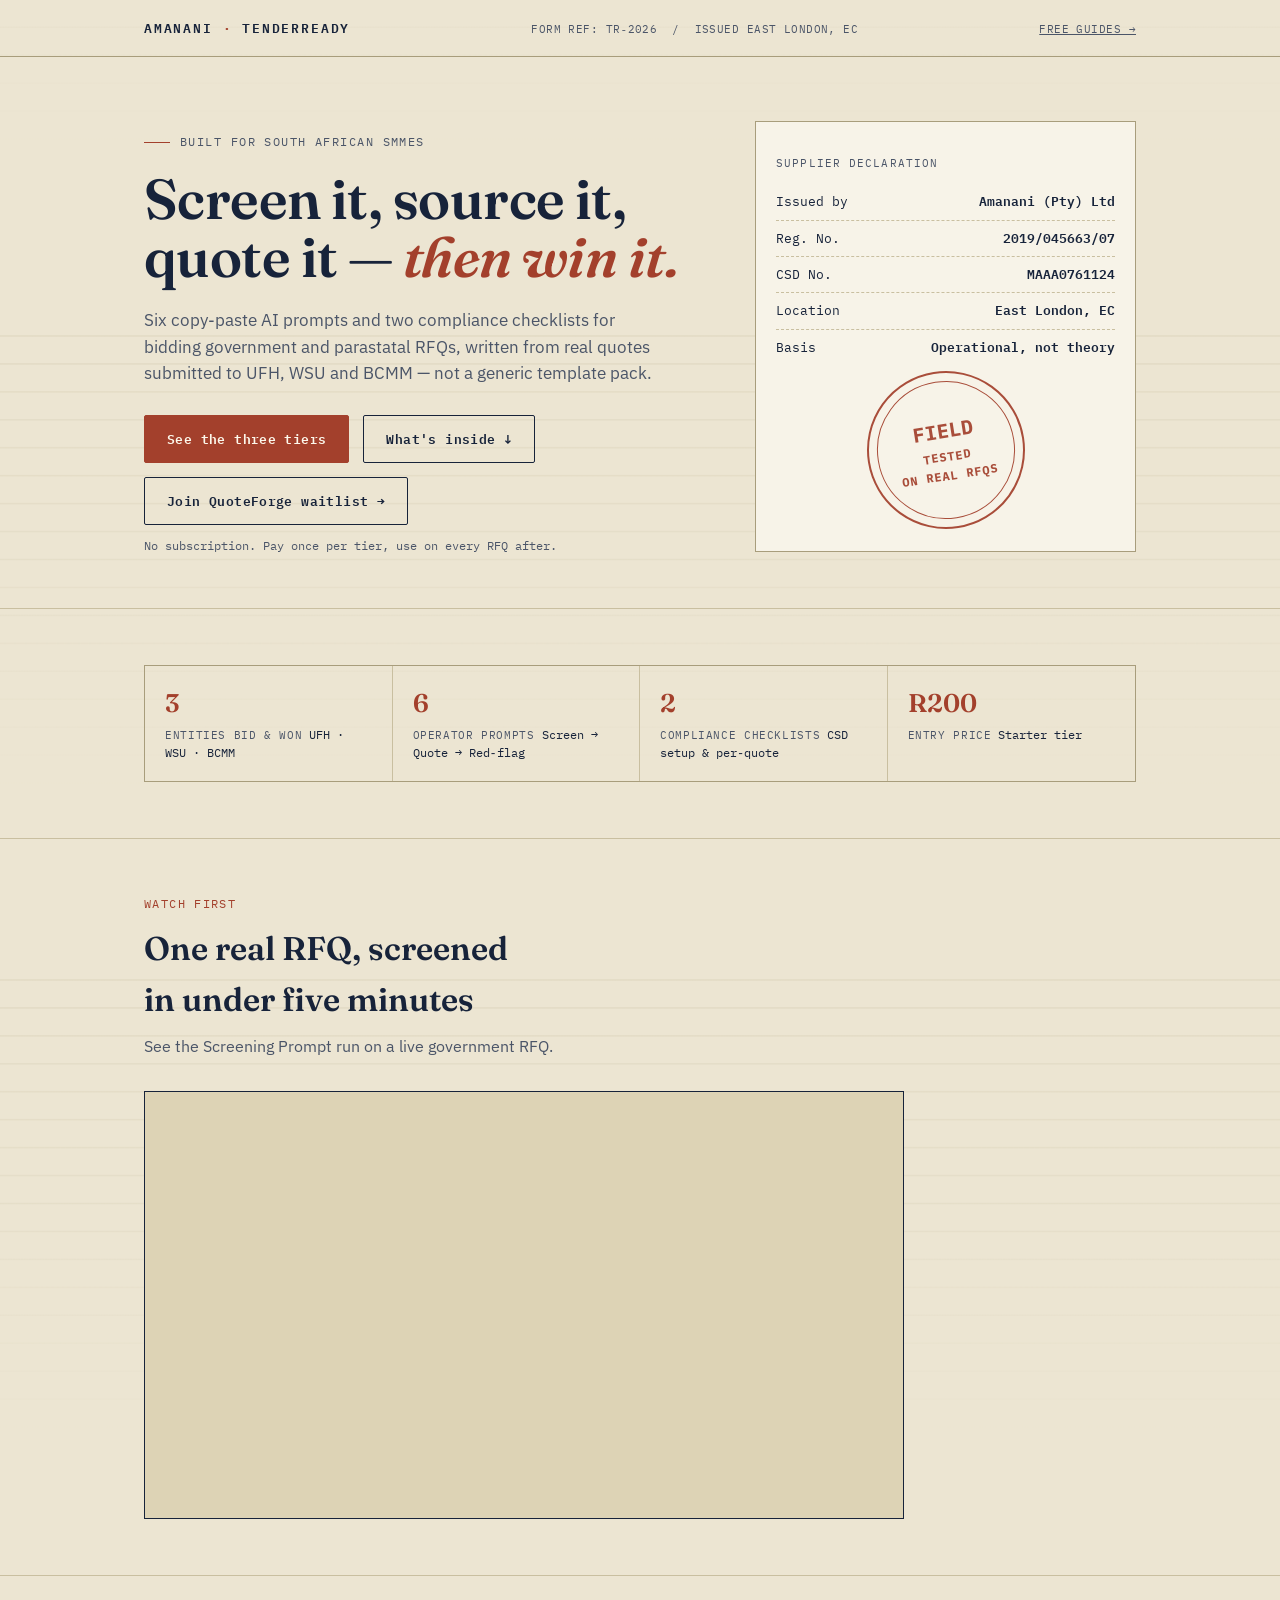
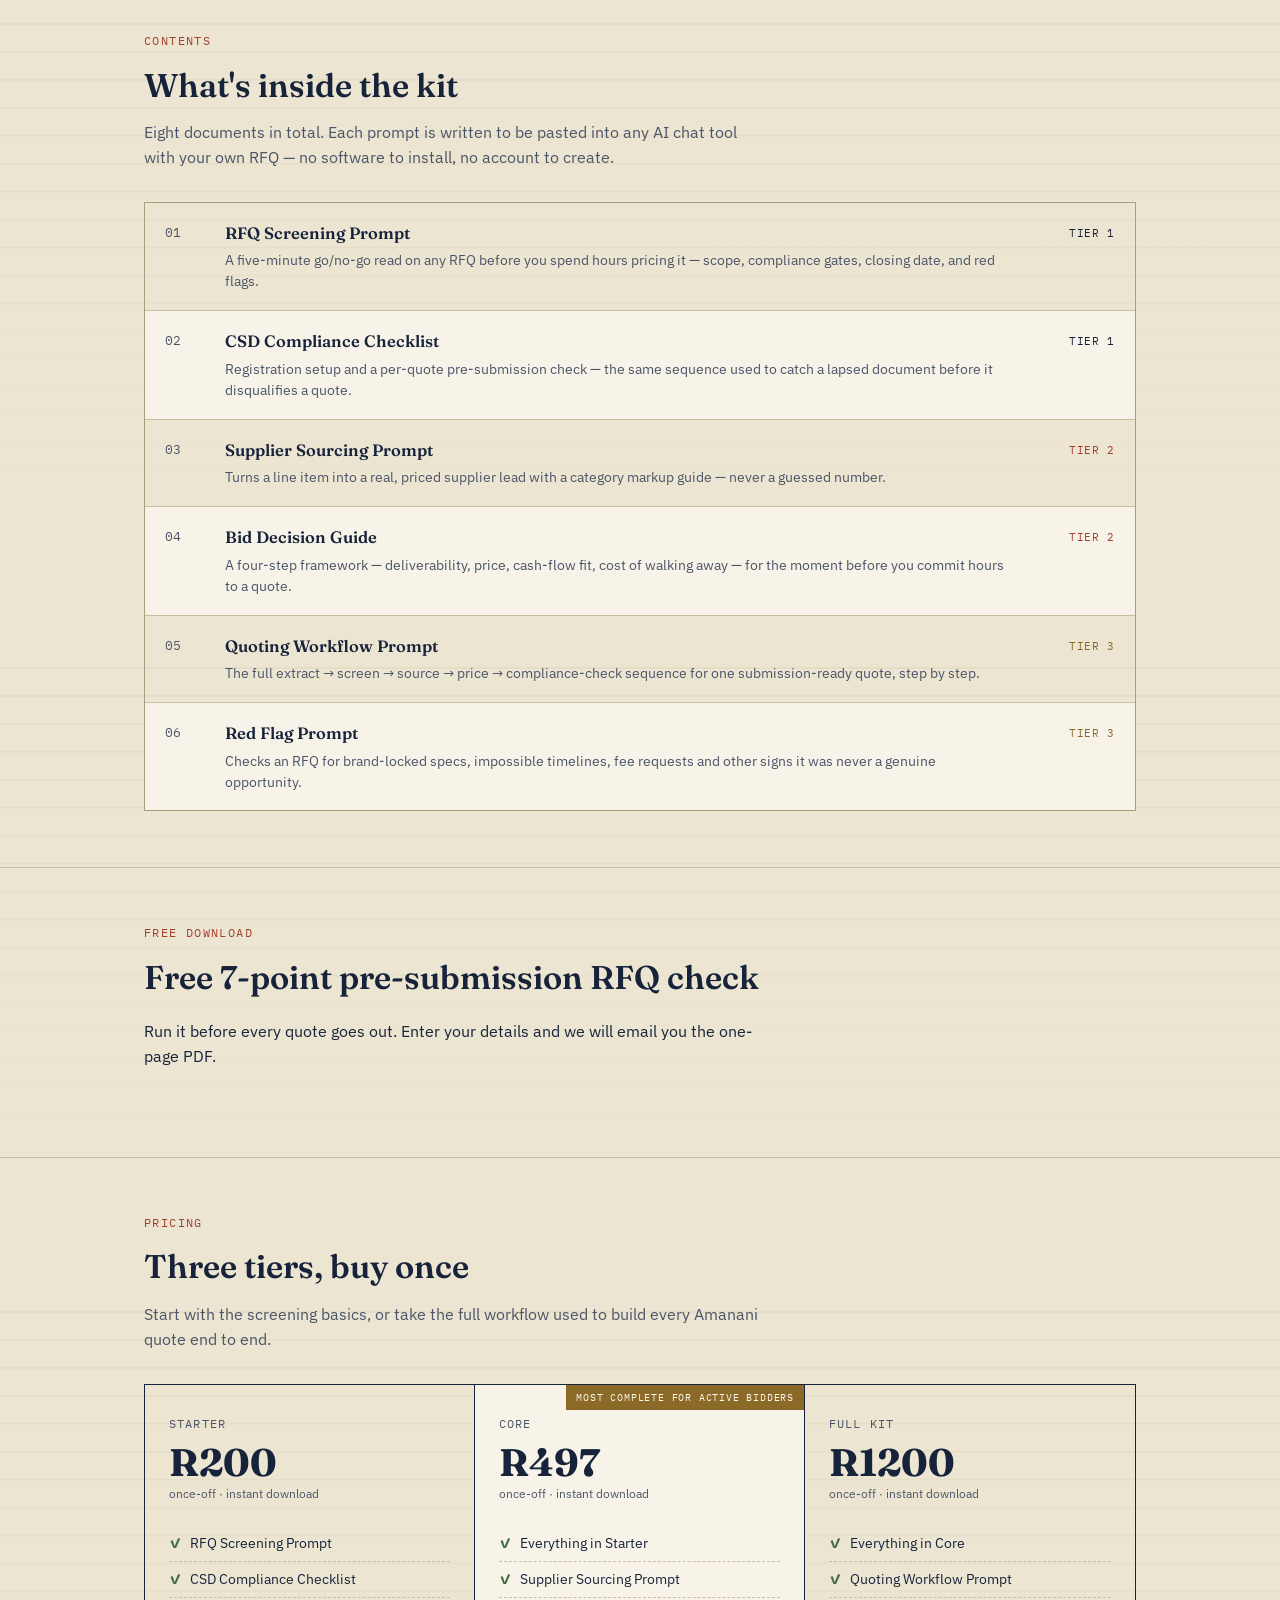
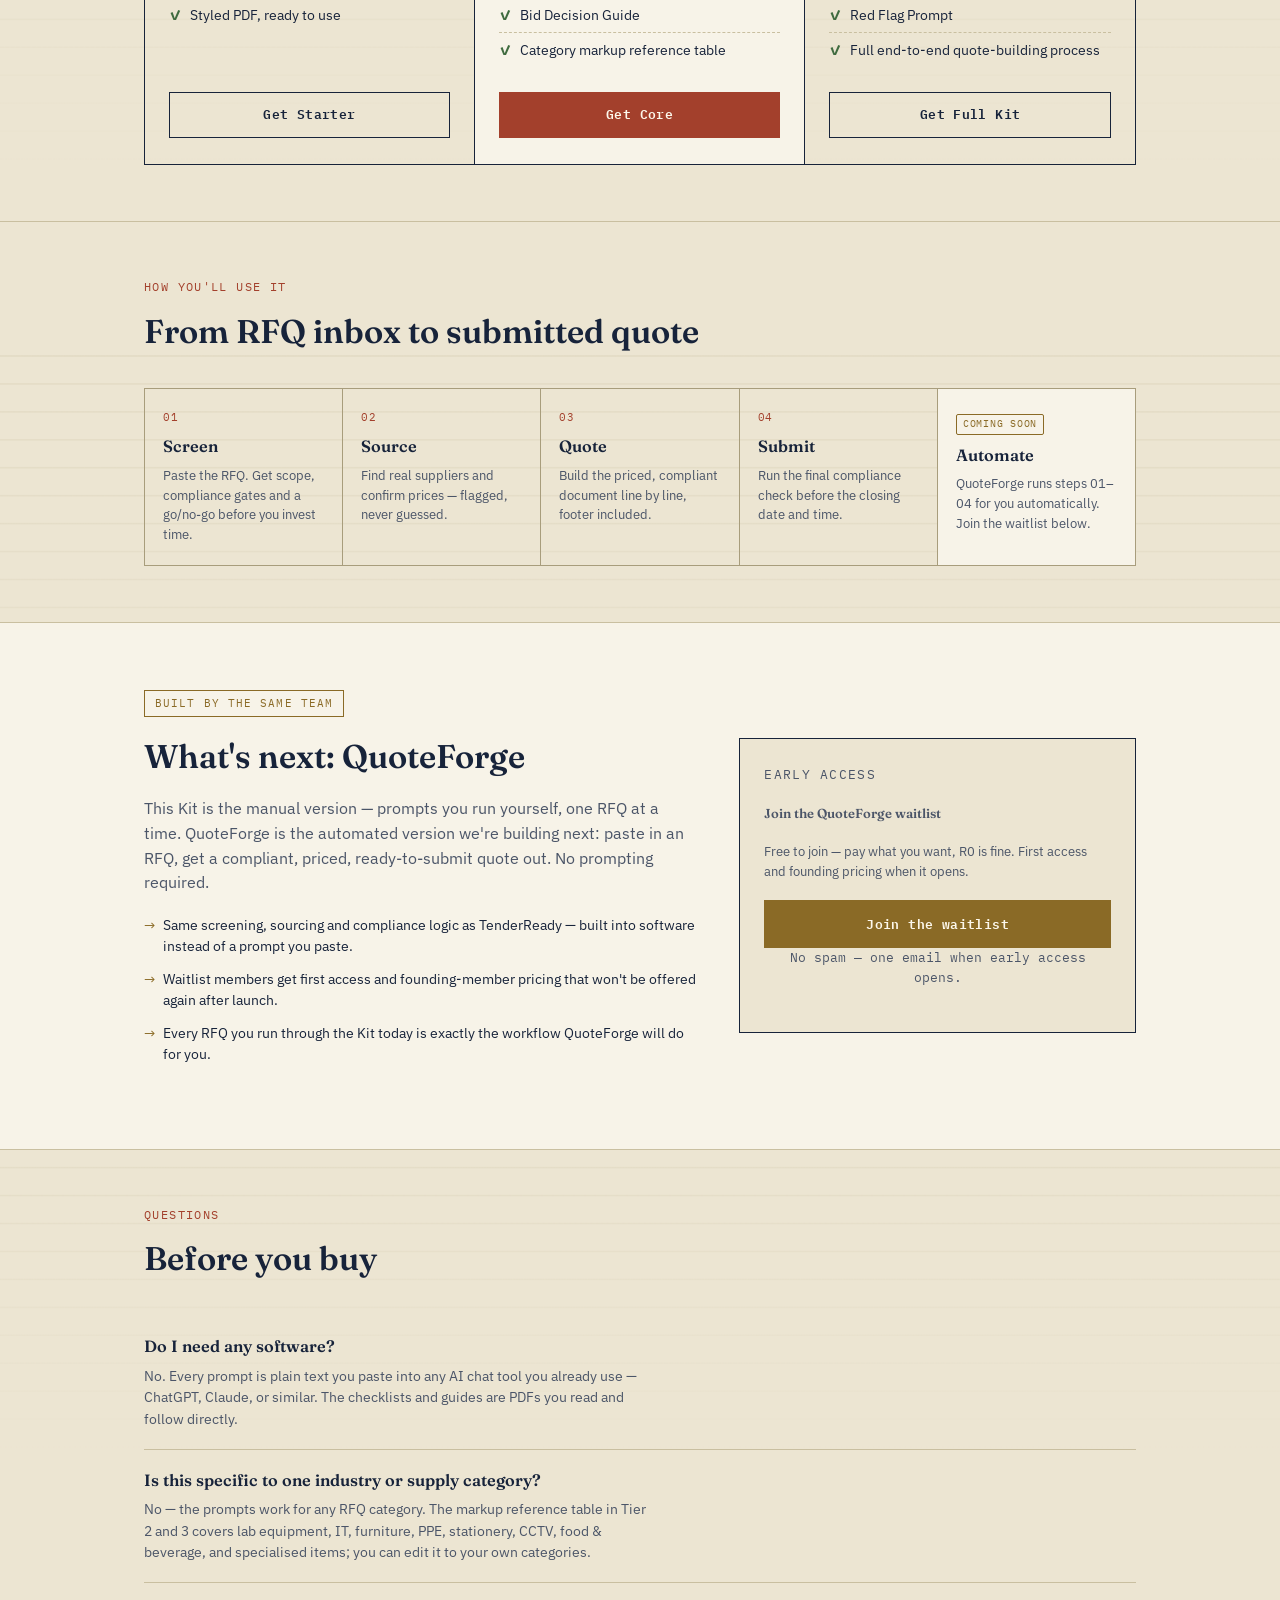
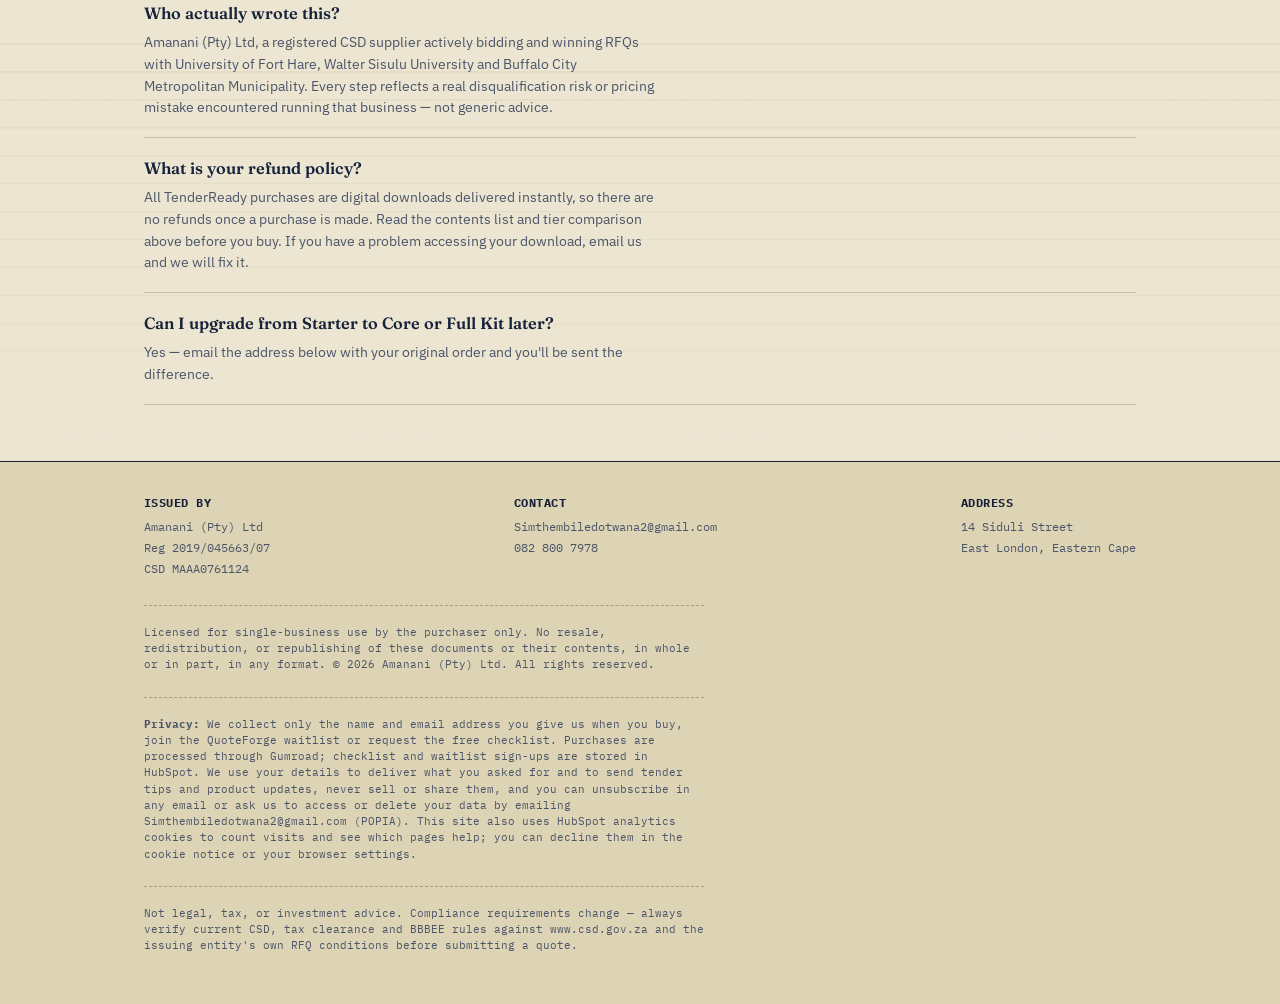
<file: index.html>
<!doctype html>
<html lang="en">
<head>
<meta charset="utf-8">
<meta name="viewport" content="width=device-width, initial-scale=1">
<title>TenderReady — Government Procurement Starter Kit</title>
<meta name="description" content="AI prompts and compliance checklists for South African SMMEs bidding government and parastatal RFQs. Built from real quotes to UFH, WSU and BCMM. From R200, once-off.">
<meta property="og:title" content="TenderReady — Government Procurement Starter Kit">
<meta property="og:description" content="Screen it, source it, quote it — then win it. From R200, once-off.">
<meta property="og:type" content="website">
<meta name="theme-color" content="#ece5d2">
<style>
@import url('https://fonts.googleapis.com/css2?family=Fraunces:opsz,wght@9..144,400;9..144,500;9..144,600;9..144,700&family=IBM+Plex+Mono:wght@400;500;600&family=IBM+Plex+Sans:wght@400;500;600;700&display=swap');

:root{
  --ink:#17233a;
  --ink-soft:#4b5568;
  --paper:#ece5d2;
  --paper-alt:#f7f3e8;
  --paper-deep:#ddd3b5;
  --stamp:#a3402c;
  --stamp-dark:#7c2f21;
  --seal:#8a6a26;
  --seal-bright:#a5822f;
  --line:#c9bfa0;
  --line-strong:#a89d7c;
  --good:#3f6b3f;
  --font-display:'Fraunces', Georgia, 'Times New Roman', serif;
  --font-body:'IBM Plex Sans', -apple-system, Segoe UI, sans-serif;
  --font-mono:'IBM Plex Mono', 'Courier New', monospace;
}

@media (prefers-color-scheme: dark){
  :root:not([data-theme="light"]){
    --ink:#ece5d2;
    --ink-soft:#b9b096;
    --paper:#15130f;
    --paper-alt:#1c1a15;
    --paper-deep:#0e0d0a;
    --stamp:#d3654a;
    --stamp-dark:#e8836a;
    --seal:#c9a04a;
    --seal-bright:#dab868;
    --line:#3a362a;
    --line-strong:#4d4736;
    --good:#7fae7f;
  }
}
:root[data-theme="dark"]{
  --ink:#ece5d2;
  --ink-soft:#b9b096;
  --paper:#15130f;
  --paper-alt:#1c1a15;
  --paper-deep:#0e0d0a;
  --stamp:#d3654a;
  --stamp-dark:#e8836a;
  --seal:#c9a04a;
  --seal-bright:#dab868;
  --line:#3a362a;
  --line-strong:#4d4736;
  --good:#7fae7f;
}

*{box-sizing:border-box;}
body{
  margin:0;
  background:var(--paper);
  color:var(--ink);
  font-family:var(--font-body);
  line-height:1.55;
  -webkit-font-smoothing:antialiased;
}
img,svg{max-width:100%;display:block;}
a{color:inherit;}
.wrap{max-width:1040px;margin:0 auto;padding:0 24px;}

/* ---------- texture ---------- */
.page-texture{
  background-image:
    repeating-linear-gradient(transparent, transparent 27px, color-mix(in srgb, var(--line) 35%, transparent) 28px),
    linear-gradient(var(--paper), var(--paper));
}

/* ---------- header ---------- */
header.site{
  border-bottom:1.5px solid var(--line-strong);
  padding:18px 0;
}
.site-head-inner{display:flex;align-items:baseline;justify-content:space-between;gap:16px;flex-wrap:wrap;}
.wordmark{
  font-family:var(--font-mono);
  font-weight:600;
  font-size:13px;
  letter-spacing:0.14em;
  text-transform:uppercase;
}
.wordmark span{color:var(--stamp);}
.file-ref{
  font-family:var(--font-mono);
  font-size:11px;
  color:var(--ink-soft);
  letter-spacing:0.04em;
}

/* ---------- hero ---------- */
.hero{padding:64px 0 40px;position:relative;}
.hero-kicker{
  font-family:var(--font-mono);
  font-size:12px;
  letter-spacing:0.12em;
  text-transform:uppercase;
  color:var(--ink-soft);
  display:flex;align-items:center;gap:10px;
  margin-bottom:18px;
}
.hero-kicker::before{content:"";width:26px;height:1.5px;background:var(--stamp);display:inline-block;}
.hero-grid{display:grid;grid-template-columns:1.5fr 1fr;gap:40px;align-items:start;}
h1.hero-title{
  font-family:var(--font-display);
  font-weight:600;
  font-size:clamp(2.3rem, 4.4vw, 3.6rem);
  line-height:1.04;
  letter-spacing:-0.01em;
  margin:0 0 20px;
  text-wrap:balance;
}
h1.hero-title em{font-style:italic;color:var(--stamp);}
.hero-sub{
  font-size:1.08rem;
  color:var(--ink-soft);
  max-width:52ch;
  margin:0 0 28px;
}
.hero-cta-row{display:flex;gap:14px;flex-wrap:wrap;align-items:center;}
.btn{
  font-family:var(--font-mono);
  font-size:13px;
  font-weight:600;
  letter-spacing:0.03em;
  text-decoration:none;
  padding:13px 22px;
  border-radius:2px;
  display:inline-flex;
  align-items:center;
  gap:8px;
  border:1.5px solid var(--ink);
  transition:transform .12s ease, box-shadow .12s ease;
}
.btn-primary{background:var(--stamp);border-color:var(--stamp);color:#fdf8ec;}
.btn-primary:hover{transform:translateY(-1px);box-shadow:0 4px 0 var(--stamp-dark);}
.btn-ghost{background:transparent;color:var(--ink);}
.btn-ghost:hover{background:color-mix(in srgb, var(--ink) 8%, transparent);}
.hero-note{font-size:12px;color:var(--ink-soft);font-family:var(--font-mono);margin-top:12px;}

/* stamp graphic */
.stamp-seal{
  border:2.5px solid var(--stamp);
  color:var(--stamp);
  border-radius:50%;
  width:158px;height:158px;
  display:flex;align-items:center;justify-content:center;
  text-align:center;
  font-family:var(--font-mono);
  font-weight:700;
  font-size:12px;
  letter-spacing:0.09em;
  text-transform:uppercase;
  transform:rotate(-9deg);
  margin:6px auto 0;
  position:relative;
  opacity:0.92;
}
.stamp-seal::before{
  content:"";
  position:absolute;inset:8px;
  border:1px solid var(--stamp);
  border-radius:50%;
}
.stamp-seal b{display:block;font-size:20px;margin-bottom:2px;letter-spacing:0.02em;}
.hero-aside{
  border:1.5px solid var(--line-strong);
  background:var(--paper-alt);
  padding:22px 20px;
}
.hero-aside-title{
  font-family:var(--font-mono);
  font-size:11px;
  text-transform:uppercase;
  letter-spacing:0.1em;
  color:var(--ink-soft);
  margin-bottom:12px;
}
.field-list{list-style:none;margin:0;padding:0;font-family:var(--font-mono);font-size:12.5px;}
.field-list li{display:flex;justify-content:space-between;padding:8px 0;border-bottom:1px dashed var(--line);gap:10px;}
.field-list li:last-child{border-bottom:none;}
.field-list b{font-weight:600;text-align:right;}

/* ---------- section shell ---------- */
section{padding:56px 0;border-top:1px solid var(--line);}
.section-head{margin-bottom:32px;max-width:62ch;}
.eyebrow{
  font-family:var(--font-mono);
  font-size:11.5px;
  letter-spacing:0.12em;
  text-transform:uppercase;
  color:var(--stamp);
  margin:0 0 10px;
}
h2{
  font-family:var(--font-display);
  font-weight:600;
  font-size:clamp(1.5rem,2.6vw,2.05rem);
  margin:0 0 10px;
  text-wrap:balance;
}
.section-lede{color:var(--ink-soft);font-size:1rem;margin:0;}

/* ---------- credibility strip ---------- */
.cred-strip{
  display:flex;gap:0;flex-wrap:wrap;
  border:1px solid var(--line-strong);
}
.cred-item{
  flex:1 1 200px;
  padding:18px 20px;
  border-right:1px solid var(--line);
  font-family:var(--font-mono);
  font-size:12px;
}
.cred-item:last-child{border-right:none;}
.cred-item .n{
  display:block;font-family:var(--font-display);font-size:1.6rem;font-weight:600;color:var(--stamp);margin-bottom:2px;
}
.cred-item .label{color:var(--ink-soft);text-transform:uppercase;letter-spacing:0.06em;font-size:10.5px;}

/* ---------- ledger / whats inside ---------- */
.ledger{border:1px solid var(--line-strong);}
.ledger-row{
  display:grid;
  grid-template-columns:44px 1fr 90px;
  gap:16px;
  padding:18px 20px;
  border-bottom:1px solid var(--line);
  align-items:start;
}
.ledger-row:last-child{border-bottom:none;}
.ledger-row:nth-child(even){background:var(--paper-alt);}
.ledger-no{font-family:var(--font-mono);color:var(--ink-soft);font-size:13px;padding-top:2px;}
.ledger-name{font-family:var(--font-display);font-weight:600;font-size:1.03rem;margin:0 0 4px;}
.ledger-desc{font-size:13.5px;color:var(--ink-soft);margin:0;}
.ledger-tier{
  font-family:var(--font-mono);
  font-size:10.5px;
  letter-spacing:0.06em;
  text-transform:uppercase;
  text-align:right;
  padding-top:4px;
  color:var(--ink-soft);
}
.ledger-tier.t1{color:var(--ink);}
.ledger-tier.t2{color:var(--stamp);}
.ledger-tier.t3{color:var(--seal);}

/* ---------- pricing ---------- */
.pricing-grid{display:grid;grid-template-columns:repeat(3,1fr);gap:0;border:1.5px solid var(--ink);}
.tier{
  padding:30px 24px 26px;
  border-right:1.5px solid var(--ink);
  display:flex;flex-direction:column;
  position:relative;
}
.tier:last-child{border-right:none;}
.tier.featured{background:var(--paper-alt);}
.tier-flag{
  position:absolute;top:0;right:0;
  background:var(--seal);color:#fdf8ec;
  font-family:var(--font-mono);
  font-size:10px;letter-spacing:0.08em;text-transform:uppercase;
  padding:5px 10px;
}
.tier-name{
  font-family:var(--font-mono);
  font-size:11.5px;letter-spacing:0.1em;text-transform:uppercase;color:var(--ink-soft);margin:0 0 10px;
}
.tier-price{
  font-family:var(--font-display);font-weight:700;font-size:2.4rem;line-height:1;margin:0 0 4px;
  font-variant-numeric:tabular-nums;
}
.tier-price sup{font-size:0.9rem;font-weight:500;}
.tier-unit{font-size:12px;color:var(--ink-soft);margin:0 0 22px;}
.tier-includes{list-style:none;margin:0 0 24px;padding:0;flex:1;}
.tier-includes li{
  font-size:13.5px;padding:7px 0;border-top:1px dashed var(--line);
  display:flex;gap:8px;
}
.tier-includes li:first-child{border-top:none;}
.tier-includes li::before{content:"✓";color:var(--good);font-weight:700;flex:none;}
.tier-cta{
  font-family:var(--font-mono);font-size:12.5px;font-weight:600;text-align:center;
  padding:12px;border:1.5px solid var(--ink);text-decoration:none;color:var(--ink);
  letter-spacing:0.03em;
}
.tier.featured .tier-cta{background:var(--stamp);border-color:var(--stamp);color:#fdf8ec;}
.tier-cta:hover{filter:brightness(0.94);}

/* ---------- process ---------- */
.process{display:grid;grid-template-columns:repeat(5,1fr);gap:0;border-top:1px solid var(--line-strong);border-left:1px solid var(--line-strong);}
.proc-step{
  padding:20px 18px;border-right:1px solid var(--line-strong);border-bottom:1px solid var(--line-strong);
}
.proc-step.next{background:var(--paper-alt);}
.proc-step .k{font-family:var(--font-mono);font-size:11px;color:var(--stamp);letter-spacing:0.08em;margin-bottom:8px;}
.proc-step.next .k{color:var(--seal);}
.proc-step h3{font-family:var(--font-display);font-size:1.02rem;margin:0 0 6px;font-weight:600;}
.proc-step p{font-size:12.8px;color:var(--ink-soft);margin:0;}
.proc-step .soon{
  display:inline-block;font-family:var(--font-mono);font-size:9.5px;letter-spacing:0.08em;text-transform:uppercase;
  color:var(--seal);border:1px solid var(--seal);padding:2px 6px;border-radius:2px;margin-bottom:8px;
}

/* ---------- quoteforge funnel ---------- */
.qf-section{background:var(--paper-alt);}
.qf-grid{display:grid;grid-template-columns:1.4fr 1fr;gap:40px;align-items:center;}
.qf-eyebrow{
  font-family:var(--font-mono);font-size:11px;letter-spacing:0.1em;text-transform:uppercase;color:var(--seal);
  border:1px solid var(--seal);display:inline-block;padding:4px 10px;margin-bottom:14px;
}
.qf-grid h2{margin-bottom:14px;}
.qf-copy{color:var(--ink-soft);font-size:1rem;max-width:56ch;margin:0 0 14px;}
.qf-list{list-style:none;margin:0 0 22px;padding:0;font-size:13.5px;}
.qf-list li{padding:6px 0;display:flex;gap:8px;}
.qf-list li::before{content:"→";color:var(--seal);flex:none;}
.qf-card{
  border:1.5px solid var(--ink);background:var(--paper);padding:26px 24px;
}
.qf-card-label{font-family:var(--font-mono);font-size:11px;letter-spacing:0.1em;text-transform:uppercase;color:var(--ink-soft);margin:0 0 8px;}
.qf-card-title{font-family:var(--font-display);font-weight:600;font-size:1.3rem;margin:0 0 10px;}
.qf-card p{font-size:13px;color:var(--ink-soft);margin:0 0 18px;}
.qf-cta{
  display:block;text-align:center;font-family:var(--font-mono);font-size:13px;font-weight:600;letter-spacing:0.03em;
  background:var(--seal);color:#fdf8ec;border:1.5px solid var(--seal);padding:13px;text-decoration:none;
}
.qf-cta:hover{filter:brightness(0.95);}
.qf-note{font-family:var(--font-mono);font-size:11px;color:var(--ink-soft);margin:12px 0 0;text-align:center;}

/* ---------- faq ---------- */
.faq-item{border-bottom:1px solid var(--line);padding:18px 0;}
.faq-item:first-child{padding-top:0;}
.faq-q{font-family:var(--font-display);font-weight:600;font-size:1.02rem;margin:0 0 6px;}
.faq-a{font-size:14px;color:var(--ink-soft);margin:0;max-width:64ch;}

/* ---------- footer ---------- */
footer{
  border-top:1.5px solid var(--ink);
  padding:32px 0 40px;
  background:var(--paper-deep);
}
.foot-grid{display:flex;justify-content:space-between;gap:24px;flex-wrap:wrap;font-family:var(--font-mono);font-size:11.5px;color:var(--ink-soft);}
.foot-col b{display:block;color:var(--ink);font-size:12px;margin-bottom:6px;letter-spacing:0.04em;text-transform:uppercase;}
.foot-col div{margin-bottom:3px;}
.disclaimer{
  margin-top:24px;padding-top:18px;border-top:1px dashed var(--line-strong);
  font-family:var(--font-mono);font-size:10.5px;color:var(--ink-soft);max-width:80ch;
}

@media (max-width:760px){
  .hero-grid{grid-template-columns:1fr;}
  .pricing-grid{grid-template-columns:1fr;}
  .tier{border-right:none;border-bottom:1.5px solid var(--ink);}
  .tier:last-child{border-bottom:none;}
  .process{grid-template-columns:1fr 1fr;}
  .qf-grid{grid-template-columns:1fr;}
  .cred-strip{flex-direction:column;}
  .cred-item{border-right:none;border-bottom:1px solid var(--line);}
  .ledger-row{grid-template-columns:32px 1fr;}
  .ledger-tier{grid-column:2;text-align:left;}
}
@media (prefers-reduced-motion:reduce){
  .btn{transition:none;}
}

/* ---------- video ---------- */
.video-frame{border:1.5px solid var(--ink);background:var(--paper-deep);aspect-ratio:16/9;max-width:760px;position:relative;overflow:hidden;}
.video-frame iframe{position:absolute;inset:0;width:100%;height:100%;border:0;}
/* ---------- sticky mobile CTA ---------- */
.sticky-cta{display:none;}
@media (max-width:760px){
  .sticky-cta{display:block;position:fixed;left:0;right:0;bottom:0;z-index:10;background:var(--stamp);color:#fdf8ec;text-align:center;
    font-family:var(--font-mono);font-weight:600;font-size:13px;padding:14px;text-decoration:none;}
  footer{padding-bottom:72px;}
}
</style>
<script type="text/javascript" id="hs-script-loader" async defer src="//js-eu1.hs-scripts.com/149534538.js"></script>
</head>
<body>
<div class="page-texture">

<header class="site">
  <div class="wrap site-head-inner">
    <div class="wordmark">Amanani <span>&middot;</span> TenderReady</div>
    <div class="file-ref">FORM REF: TR&#8209;2026 &nbsp;/&nbsp; ISSUED EAST LONDON, EC</div>
    <a class="file-ref" href="blog/index.html">FREE GUIDES &rarr;</a>
  </div>
</header>

<section class="hero" style="border-top:none;">
  <div class="wrap hero-grid">
    <div>
      <p class="hero-kicker">Built for South African SMMEs</p>
      <h1 class="hero-title">Screen it, source it,<br>quote it — <em>then win it.</em></h1>
      <p class="hero-sub">Six copy-paste AI prompts and two compliance checklists for bidding government and parastatal RFQs, written from real quotes submitted to UFH, WSU and BCMM — not a generic template pack.</p>
      <div class="hero-cta-row">
        <a class="btn btn-primary" href="#pricing">See the three tiers</a>
        <a class="btn btn-ghost" href="#whats-inside">What's inside &darr;</a>
        <a class="btn btn-ghost" href="https://pikachu29.gumroad.com/l/fhugpt">Join QuoteForge waitlist &rarr;</a>
      </div>
      <p class="hero-note">No subscription. Pay once per tier, use on every RFQ after.</p>
    </div>
    <div>
      <div class="hero-aside">
        <p class="hero-aside-title">Supplier Declaration</p>
        <ul class="field-list">
          <li><span>Issued by</span><b>Amanani (Pty) Ltd</b></li>
          <li><span>Reg. No.</span><b>2019/045663/07</b></li>
          <li><span>CSD No.</span><b>MAAA0761124</b></li>
          <li><span>Location</span><b>East London, EC</b></li>
          <li><span>Basis</span><b>Operational, not theory</b></li>
        </ul>
        <div class="stamp-seal"><span><b>FIELD</b>TESTED<br>ON REAL RFQs</span></div>
      </div>
    </div>
  </div>
</section>

<section>
  <div class="wrap">
    <div class="cred-strip">
      <div class="cred-item"><span class="n">3</span><span class="label">Entities bid &amp; won</span> UFH &middot; WSU &middot; BCMM</div>
      <div class="cred-item"><span class="n">6</span><span class="label">Operator prompts</span> Screen &rarr; Quote &rarr; Red&#8209;flag</div>
      <div class="cred-item"><span class="n">2</span><span class="label">Compliance checklists</span> CSD setup &amp; per&#8209;quote</div>
      <div class="cred-item"><span class="n">R200</span><span class="label">Entry price</span> Starter tier</div>
    </div>
  </div>
</section>

<section id="video">
  <div class="wrap">
    <div class="section-head">
      <p class="eyebrow">Watch first</p>
      <h2>One real RFQ, screened in under five minutes</h2>
      <p class="section-lede">See the Screening Prompt run on a live government RFQ.</p>
    </div>
    <!-- Replace VIDEO_ID with the YouTube ID once the video is up -->
    <div class="video-frame"><iframe src="https://www.youtube-nocookie.com/embed/VIDEO_ID" title="TenderReady walkthrough" loading="lazy" allowfullscreen></iframe></div>
  </div>
</section>

<section id="whats-inside">
  <div class="wrap">
    <div class="section-head">
      <p class="eyebrow">Contents</p>
      <h2>What's inside the kit</h2>
      <p class="section-lede">Eight documents in total. Each prompt is written to be pasted into any AI chat tool with your own RFQ — no software to install, no account to create.</p>
    </div>
    <div class="ledger">
      <div class="ledger-row">
        <div class="ledger-no">01</div>
        <div><p class="ledger-name">RFQ Screening Prompt</p><p class="ledger-desc">A five-minute go/no-go read on any RFQ before you spend hours pricing it — scope, compliance gates, closing date, and red flags.</p></div>
        <div class="ledger-tier t1">Tier 1</div>
      </div>
      <div class="ledger-row">
        <div class="ledger-no">02</div>
        <div><p class="ledger-name">CSD Compliance Checklist</p><p class="ledger-desc">Registration setup and a per-quote pre-submission check — the same sequence used to catch a lapsed document before it disqualifies a quote.</p></div>
        <div class="ledger-tier t1">Tier 1</div>
      </div>
      <div class="ledger-row">
        <div class="ledger-no">03</div>
        <div><p class="ledger-name">Supplier Sourcing Prompt</p><p class="ledger-desc">Turns a line item into a real, priced supplier lead with a category markup guide — never a guessed number.</p></div>
        <div class="ledger-tier t2">Tier 2</div>
      </div>
      <div class="ledger-row">
        <div class="ledger-no">04</div>
        <div><p class="ledger-name">Bid Decision Guide</p><p class="ledger-desc">A four-step framework — deliverability, price, cash-flow fit, cost of walking away — for the moment before you commit hours to a quote.</p></div>
        <div class="ledger-tier t2">Tier 2</div>
      </div>
      <div class="ledger-row">
        <div class="ledger-no">05</div>
        <div><p class="ledger-name">Quoting Workflow Prompt</p><p class="ledger-desc">The full extract &rarr; screen &rarr; source &rarr; price &rarr; compliance-check sequence for one submission-ready quote, step by step.</p></div>
        <div class="ledger-tier t3">Tier 3</div>
      </div>
      <div class="ledger-row">
        <div class="ledger-no">06</div>
        <div><p class="ledger-name">Red Flag Prompt</p><p class="ledger-desc">Checks an RFQ for brand-locked specs, impossible timelines, fee requests and other signs it was never a genuine opportunity.</p></div>
        <div class="ledger-tier t3">Tier 3</div>
      </div>
    </div>
  </div>
</section>

<section id="free-checklist"><div class="wrap"><div class="section-head"><p class="eyebrow">Free download</p><h2>Free 7-point pre-submission RFQ check</h2>
<p>Run it before every quote goes out. Enter your details and we will email you the one-page PDF.</p></div><script charset="utf-8" type="text/javascript" src="//js-eu1.hsforms.net/forms/embed/v2.js"></script>
<script>hbspt.forms.create({region:"eu1",portalId:"149534538",formId:"dc500cbd-094c-4d80-87ae-0e762c8f64cf"});</script></div></section>

<section id="pricing">
  <div class="wrap">
    <div class="section-head">
      <p class="eyebrow">Pricing</p>
      <h2>Three tiers, buy once</h2>
      <p class="section-lede">Start with the screening basics, or take the full workflow used to build every Amanani quote end to end.</p>
    </div>
    <div class="pricing-grid">
      <div class="tier">
        <p class="tier-name">Starter</p>
        <p class="tier-price">R200</p>
        <p class="tier-unit">once-off &middot; instant download</p>
        <ul class="tier-includes">
          <li>RFQ Screening Prompt</li>
          <li>CSD Compliance Checklist</li>
          <li>Styled PDF, ready to use</li>
        </ul>
        <a class="tier-cta" href="https://pikachu29.gumroad.com/l/lakow">Get Starter</a>
      </div>
      <div class="tier featured">
        <span class="tier-flag">Most complete for active bidders</span>
        <p class="tier-name">Core</p>
        <p class="tier-price">R497</p>
        <p class="tier-unit">once-off &middot; instant download</p>
        <ul class="tier-includes">
          <li>Everything in Starter</li>
          <li>Supplier Sourcing Prompt</li>
          <li>Bid Decision Guide</li>
          <li>Category markup reference table</li>
        </ul>
        <a class="tier-cta" href="https://pikachu29.gumroad.com/l/amirc">Get Core</a>
      </div>
      <div class="tier">
        <p class="tier-name">Full Kit</p>
        <p class="tier-price">R1200</p>
        <p class="tier-unit">once-off &middot; instant download</p>
        <ul class="tier-includes">
          <li>Everything in Core</li>
          <li>Quoting Workflow Prompt</li>
          <li>Red Flag Prompt</li>
          <li>Full end-to-end quote-building process</li>
        </ul>
        <a class="tier-cta" href="https://pikachu29.gumroad.com/l/zrvifh">Get Full Kit</a>
      </div>
    </div>
  </div>
</section>

<section>
  <div class="wrap">
    <div class="section-head">
      <p class="eyebrow">How you'll use it</p>
      <h2>From RFQ inbox to submitted quote</h2>
    </div>
    <div class="process">
      <div class="proc-step"><p class="k">01</p><h3>Screen</h3><p>Paste the RFQ. Get scope, compliance gates and a go/no-go before you invest time.</p></div>
      <div class="proc-step"><p class="k">02</p><h3>Source</h3><p>Find real suppliers and confirm prices — flagged, never guessed.</p></div>
      <div class="proc-step"><p class="k">03</p><h3>Quote</h3><p>Build the priced, compliant document line by line, footer included.</p></div>
      <div class="proc-step"><p class="k">04</p><h3>Submit</h3><p>Run the final compliance check before the closing date and time.</p></div>
      <div class="proc-step next"><span class="soon">Coming soon</span><h3>Automate</h3><p>QuoteForge runs steps 01&ndash;04 for you automatically. Join the waitlist below.</p></div>
    </div>
  </div>
</section>

<section class="qf-section">
  <div class="wrap">
    <div class="qf-grid">
      <div>
        <p class="qf-eyebrow">Built by the same team</p>
        <h2>What's next: QuoteForge</h2>
        <p class="qf-copy">This Kit is the manual version &mdash; prompts you run yourself, one RFQ at a time. QuoteForge is the automated version we're building next: paste in an RFQ, get a compliant, priced, ready-to-submit quote out. No prompting required.</p>
        <ul class="qf-list">
          <li>Same screening, sourcing and compliance logic as TenderReady &mdash; built into software instead of a prompt you paste.</li>
          <li>Waitlist members get first access and founding-member pricing that won't be offered again after launch.</li>
          <li>Every RFQ you run through the Kit today is exactly the workflow QuoteForge will do for you.</li>
        </ul>
      </div>
      <div class="qf-card">
        <p class="qf-card-label">Early access</p>
        <p class="qf-card-title">Join the QuoteForge waitlist</p>
        <p>Free to join &mdash; pay what you want, R0 is fine. First access and founding pricing when it opens.</p>
        <a class="qf-cta" href="https://pikachu29.gumroad.com/l/fhugpt">Join the waitlist</a>
        <p class="qf-note">No spam &mdash; one email when early access opens.</p>
      </div>
    </div>
  </div>
</section>

<section>
  <div class="wrap">
    <div class="section-head">
      <p class="eyebrow">Questions</p>
      <h2>Before you buy</h2>
    </div>
    <div class="faq-item">
      <p class="faq-q">Do I need any software?</p>
      <p class="faq-a">No. Every prompt is plain text you paste into any AI chat tool you already use — ChatGPT, Claude, or similar. The checklists and guides are PDFs you read and follow directly.</p>
    </div>
    <div class="faq-item">
      <p class="faq-q">Is this specific to one industry or supply category?</p>
      <p class="faq-a">No — the prompts work for any RFQ category. The markup reference table in Tier 2 and 3 covers lab equipment, IT, furniture, PPE, stationery, CCTV, food & beverage, and specialised items; you can edit it to your own categories.</p>
    </div>
    <div class="faq-item">
      <p class="faq-q">Who actually wrote this?</p>
      <p class="faq-a">Amanani (Pty) Ltd, a registered CSD supplier actively bidding and winning RFQs with University of Fort Hare, Walter Sisulu University and Buffalo City Metropolitan Municipality. Every step reflects a real disqualification risk or pricing mistake encountered running that business — not generic advice.</p>
    </div>
    <div class="faq-item">
      <p class="faq-q">What is your refund policy?</p>
      <p class="faq-a">All TenderReady purchases are digital downloads delivered instantly, so there are no refunds once a purchase is made. Read the contents list and tier comparison above before you buy. If you have a problem accessing your download, email us and we will fix it.</p>
    </div>
    <div class="faq-item">
      <p class="faq-q">Can I upgrade from Starter to Core or Full Kit later?</p>
      <p class="faq-a">Yes — email the address below with your original order and you'll be sent the difference.</p>
    </div>
  </div>
</section>

<footer>
  <div class="wrap">
    <div class="foot-grid">
      <div class="foot-col">
        <b>Issued by</b>
        <div>Amanani (Pty) Ltd</div>
        <div>Reg 2019/045663/07</div>
        <div>CSD MAAA0761124</div>
      </div>
      <div class="foot-col">
        <b>Contact</b>
        <div>Simthembiledotwana2@gmail.com</div>
        <div>082 800 7978</div>
      </div>
      <div class="foot-col">
        <b>Address</b>
        <div>14 Siduli Street</div>
        <div>East London, Eastern Cape</div>
      </div>
    </div>
    <p class="disclaimer">Licensed for single-business use by the purchaser only. No resale, redistribution, or republishing of these documents or their contents, in whole or in part, in any format. &copy; 2026 Amanani (Pty) Ltd. All rights reserved.</p>
    <p class="disclaimer" id="privacy"><b>Privacy:</b> We collect only the name and email address you give us when you buy, join the QuoteForge waitlist or request the free checklist. Purchases are processed through Gumroad; checklist and waitlist sign-ups are stored in HubSpot. We use your details to deliver what you asked for and to send tender tips and product updates, never sell or share them, and you can unsubscribe in any email or ask us to access or delete your data by emailing Simthembiledotwana2@gmail.com (POPIA). This site also uses HubSpot analytics cookies to count visits and see which pages help; you can decline them in the cookie notice or your browser settings.</p>
    <p class="disclaimer">Not legal, tax, or investment advice. Compliance requirements change — always verify current CSD, tax clearance and BBBEE rules against www.csd.gov.za and the issuing entity's own RFQ conditions before submitting a quote.</p>
  </div>
</footer>

<a class="sticky-cta" href="#pricing">Get TenderReady from R200</a>

</div>
</body>
</html>
</file>
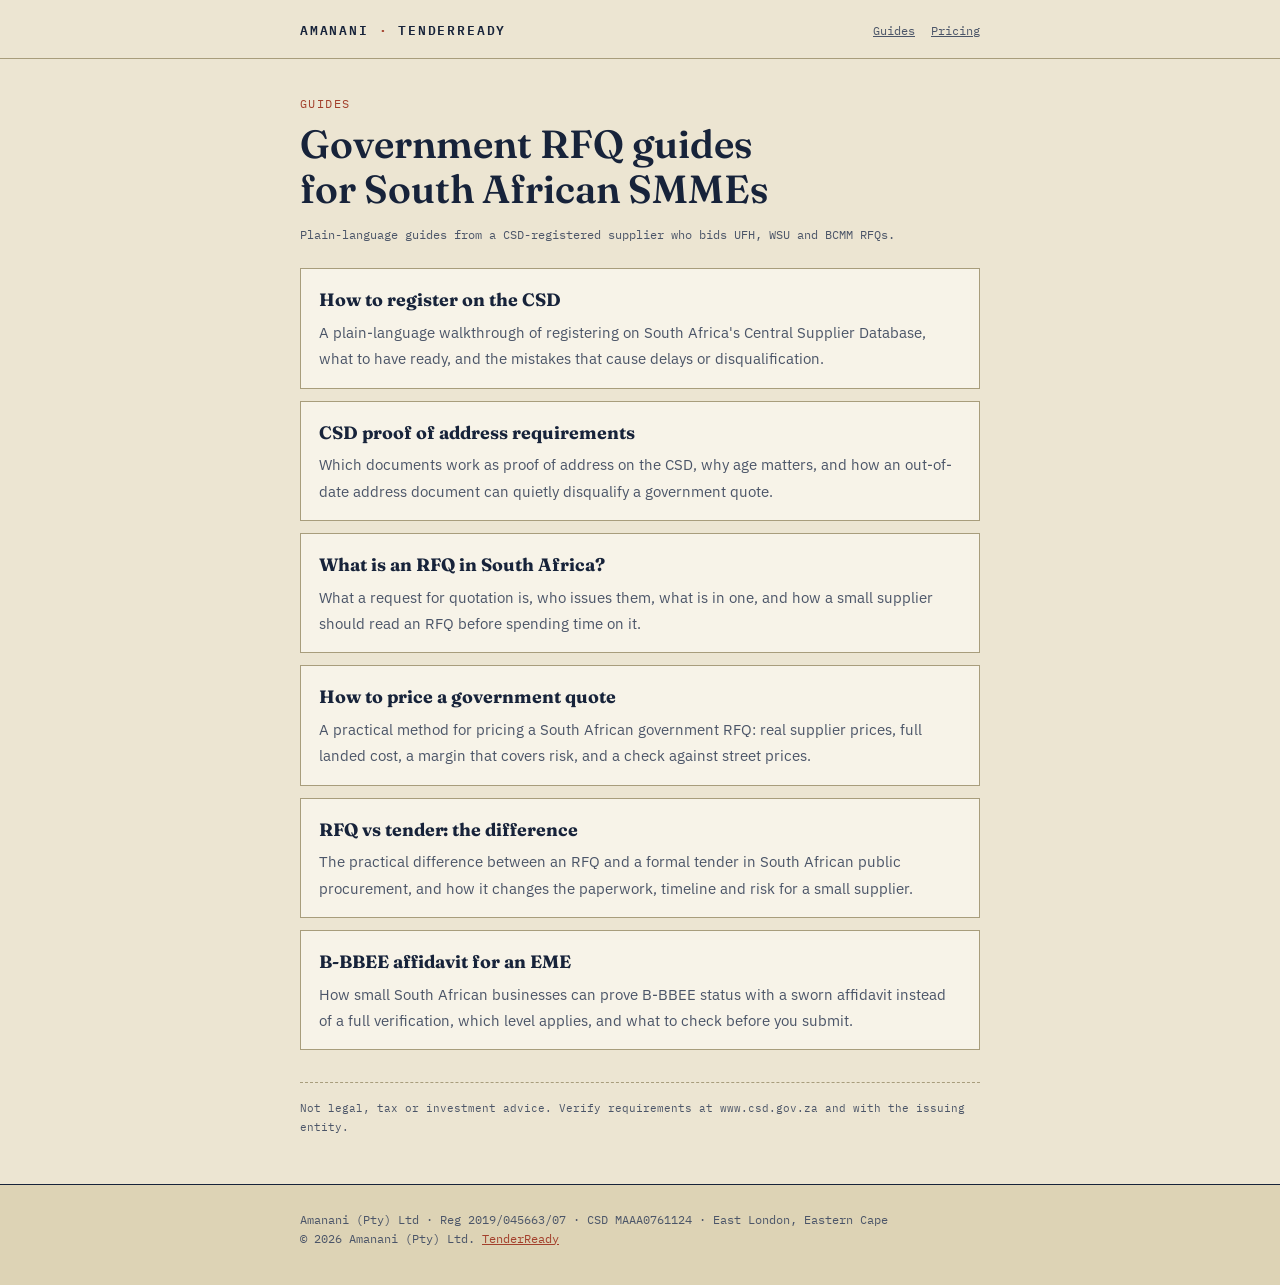
<file: blog/index.html>
<!doctype html>
<html lang="en">
<head>
<meta charset="utf-8">
<meta name="viewport" content="width=device-width, initial-scale=1">
<title>Government RFQ Guides for South African SMMEs | TenderReady</title>
<meta name="description" content="Guides on CSD registration, proof of address, RFQs, pricing government quotes, RFQ vs tender and B-BBEE affidavits.">
<link rel="canonical" href="https://simthe23.github.io/tenderready/blog/">
<meta property="og:title" content="Government RFQ Guides for South African SMMEs | TenderReady">
<meta property="og:description" content="Guides on CSD registration, proof of address, RFQs, pricing government quotes, RFQ vs tender and B-BBEE affidavits.">
<meta property="og:type" content="article">
<meta property="og:url" content="https://simthe23.github.io/tenderready/blog/">
<link rel="stylesheet" href="style.css">
<script type="text/javascript" id="hs-script-loader" async defer src="//js-eu1.hs-scripts.com/149534538.js"></script>
</head>
<body>
<header class="site"><div class="wrap head-inner">
<a class="wordmark" href="../index.html">Amanani <span>&middot;</span> TenderReady</a>
<nav><a href="index.html">Guides</a><a href="../index.html#pricing">Pricing</a></nav>
</div></header>
<main class="wrap">
<p class="eyebrow">Guides</p>
<h1>Government RFQ guides for South African SMMEs</h1>
<p class="meta">Plain-language guides from a CSD-registered supplier who bids UFH, WSU and BCMM RFQs.</p>
<a class="card" href="how-to-register-on-csd.html"><b>How to register on the CSD</b><span>A plain-language walkthrough of registering on South Africa&#x27;s Central Supplier Database, what to have ready, and the mistakes that cause delays or disqualification.</span></a><a class="card" href="csd-proof-of-address-requirements.html"><b>CSD proof of address requirements</b><span>Which documents work as proof of address on the CSD, why age matters, and how an out-of-date address document can quietly disqualify a government quote.</span></a><a class="card" href="what-is-an-rfq-south-africa.html"><b>What is an RFQ in South Africa?</b><span>What a request for quotation is, who issues them, what is in one, and how a small supplier should read an RFQ before spending time on it.</span></a><a class="card" href="how-to-price-a-government-quote.html"><b>How to price a government quote</b><span>A practical method for pricing a South African government RFQ: real supplier prices, full landed cost, a margin that covers risk, and a check against street prices.</span></a><a class="card" href="rfq-vs-tender-difference.html"><b>RFQ vs tender: the difference</b><span>The practical difference between an RFQ and a formal tender in South African public procurement, and how it changes the paperwork, timeline and risk for a small supplier.</span></a><a class="card" href="bbbee-affidavit-for-eme.html"><b>B-BBEE affidavit for an EME</b><span>How small South African businesses can prove B-BBEE status with a sworn affidavit instead of a full verification, which level applies, and what to check before you submit.</span></a>
<p class="disclaimer">Not legal, tax or investment advice. Verify requirements at www.csd.gov.za and with the issuing entity.</p>
</main>
<footer><div class="wrap">Amanani (Pty) Ltd &middot; Reg 2019/045663/07 &middot; CSD MAAA0761124 &middot; East London, Eastern Cape<br>&copy; 2026 Amanani (Pty) Ltd. <a href="../index.html">TenderReady</a></div></footer>
</body>
</html>
</file>
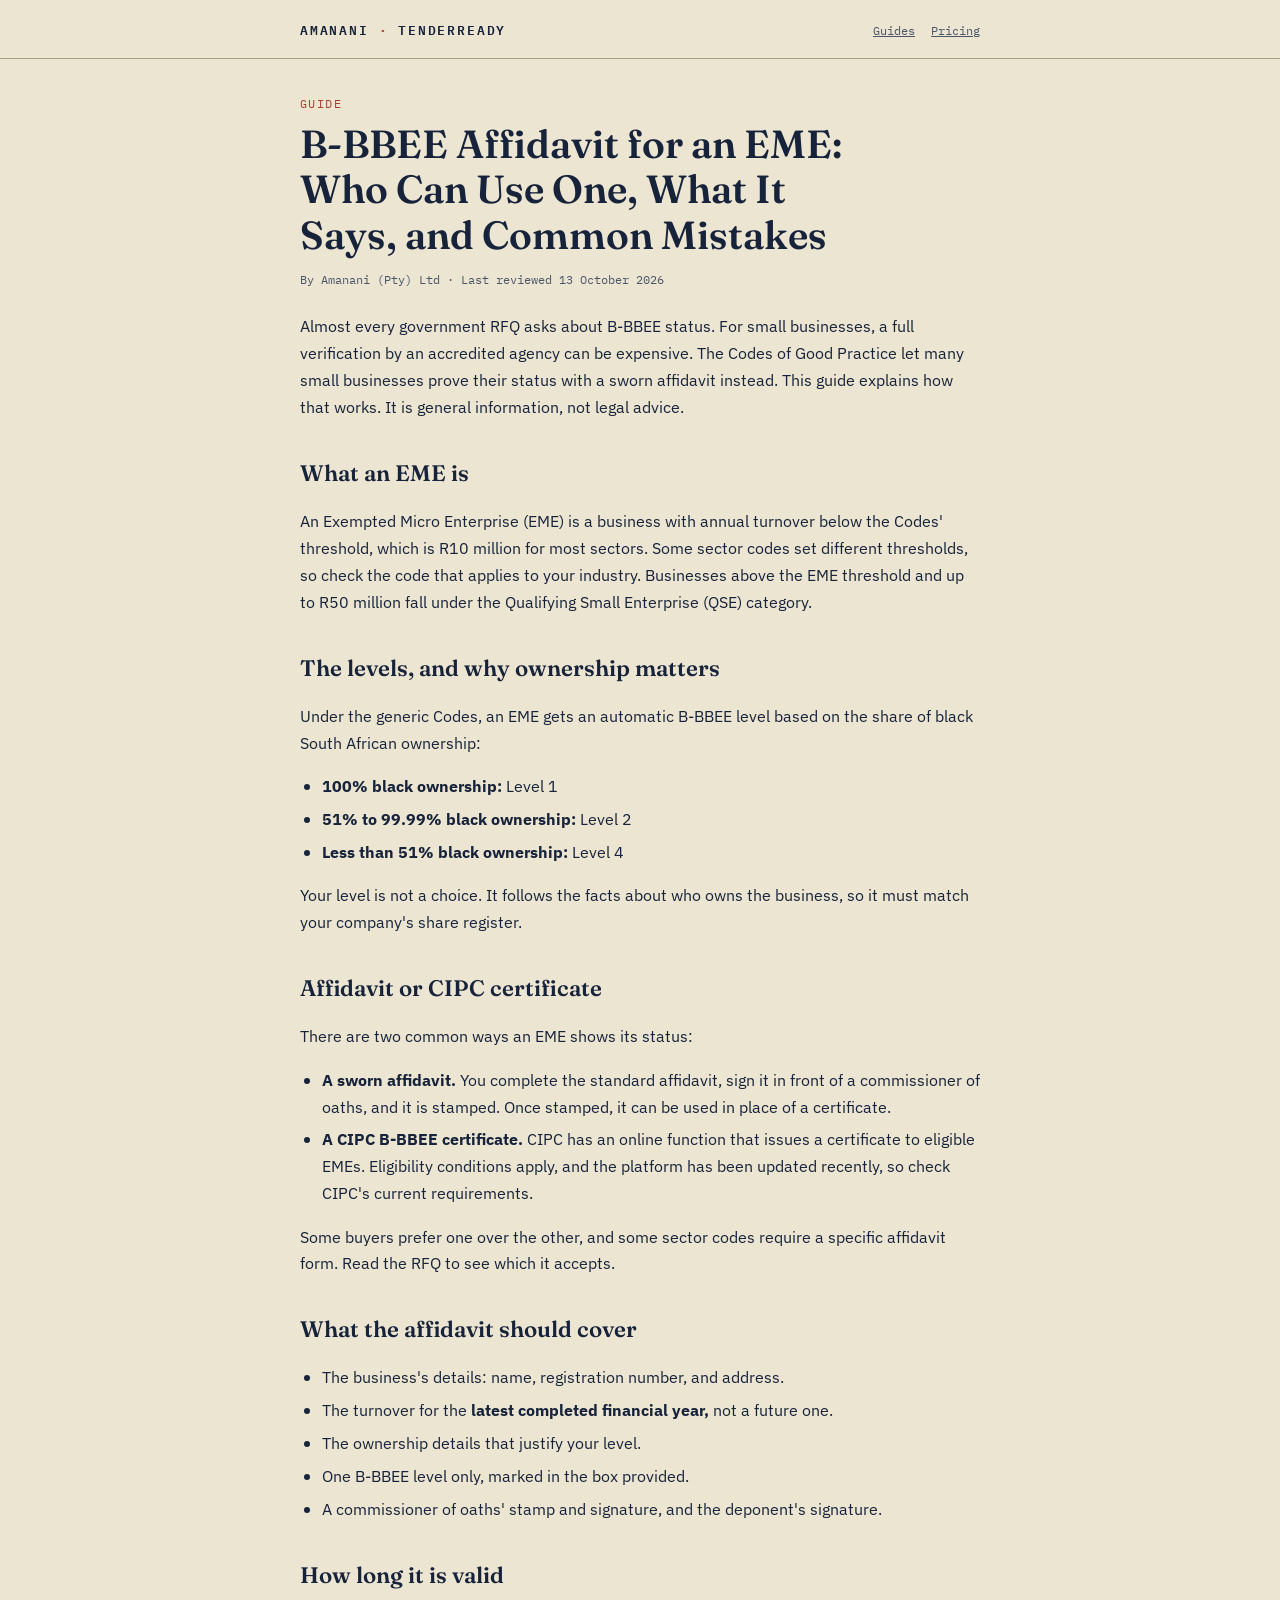
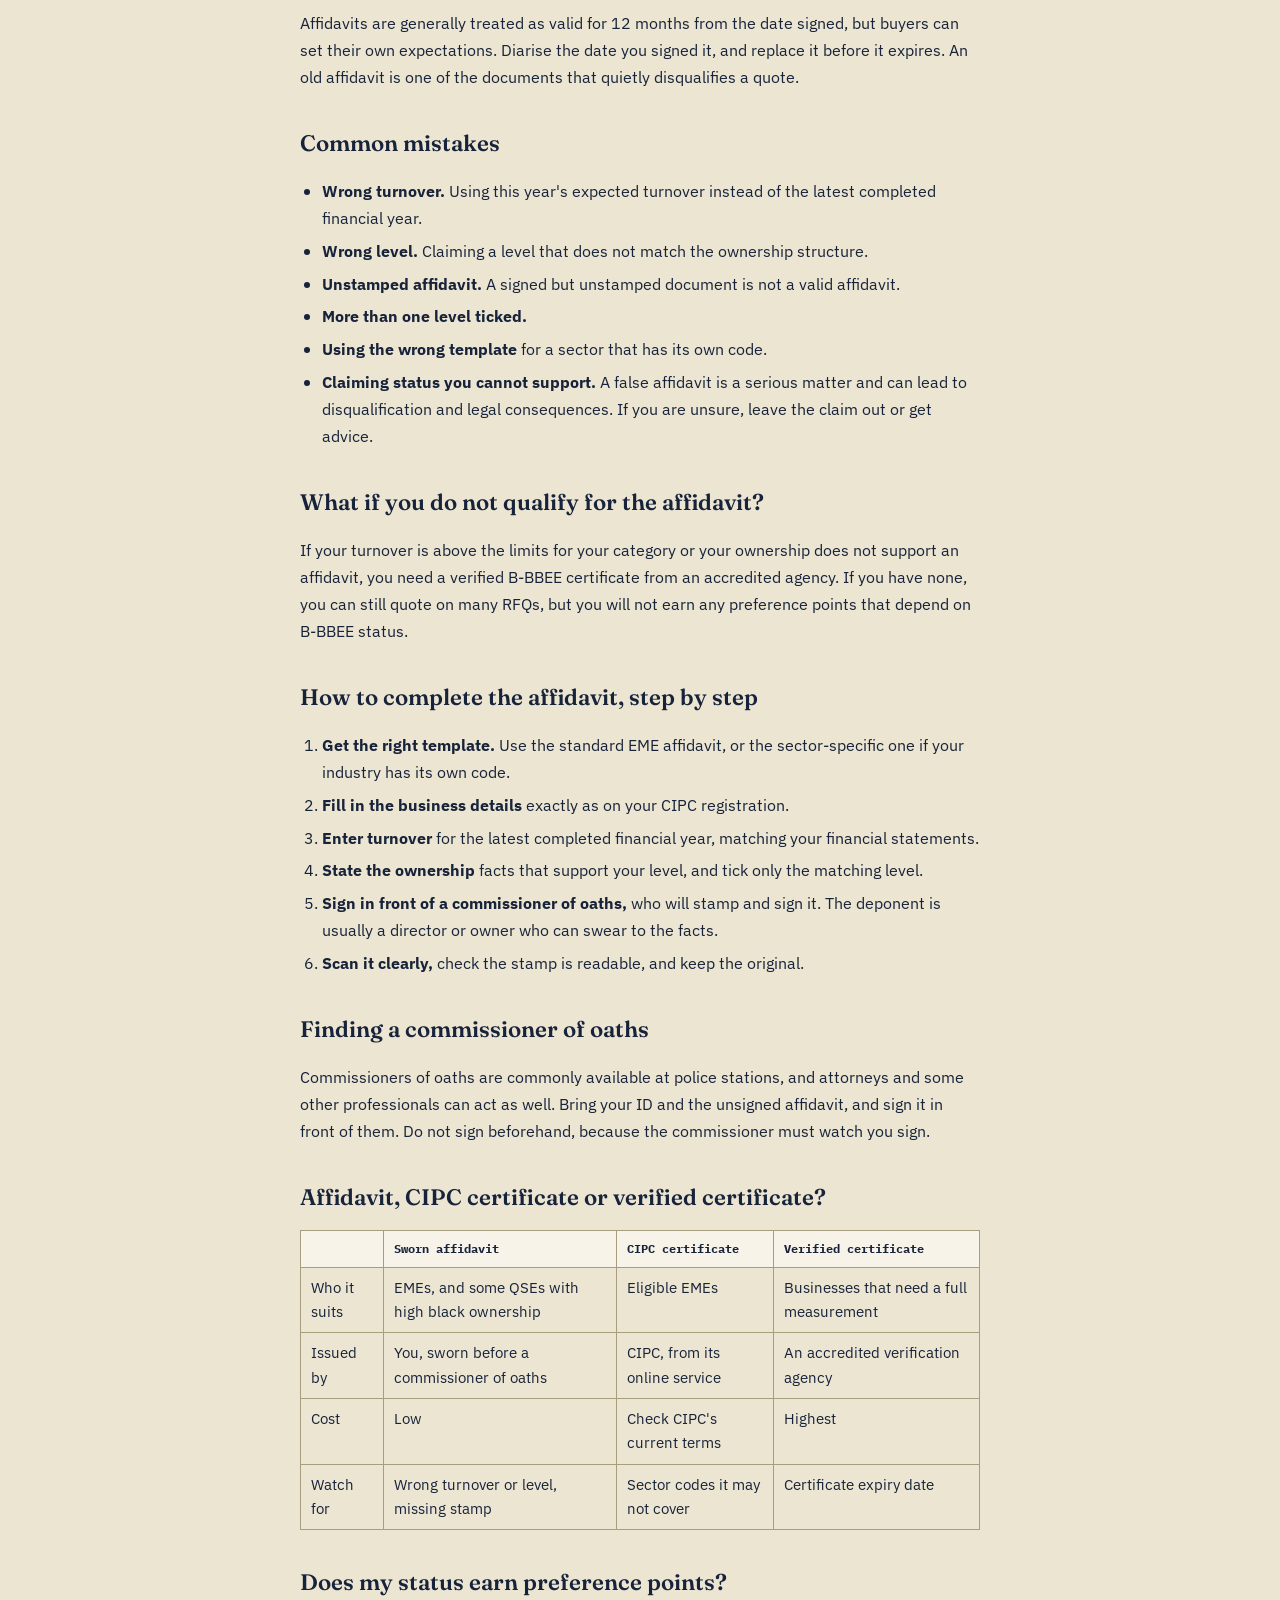
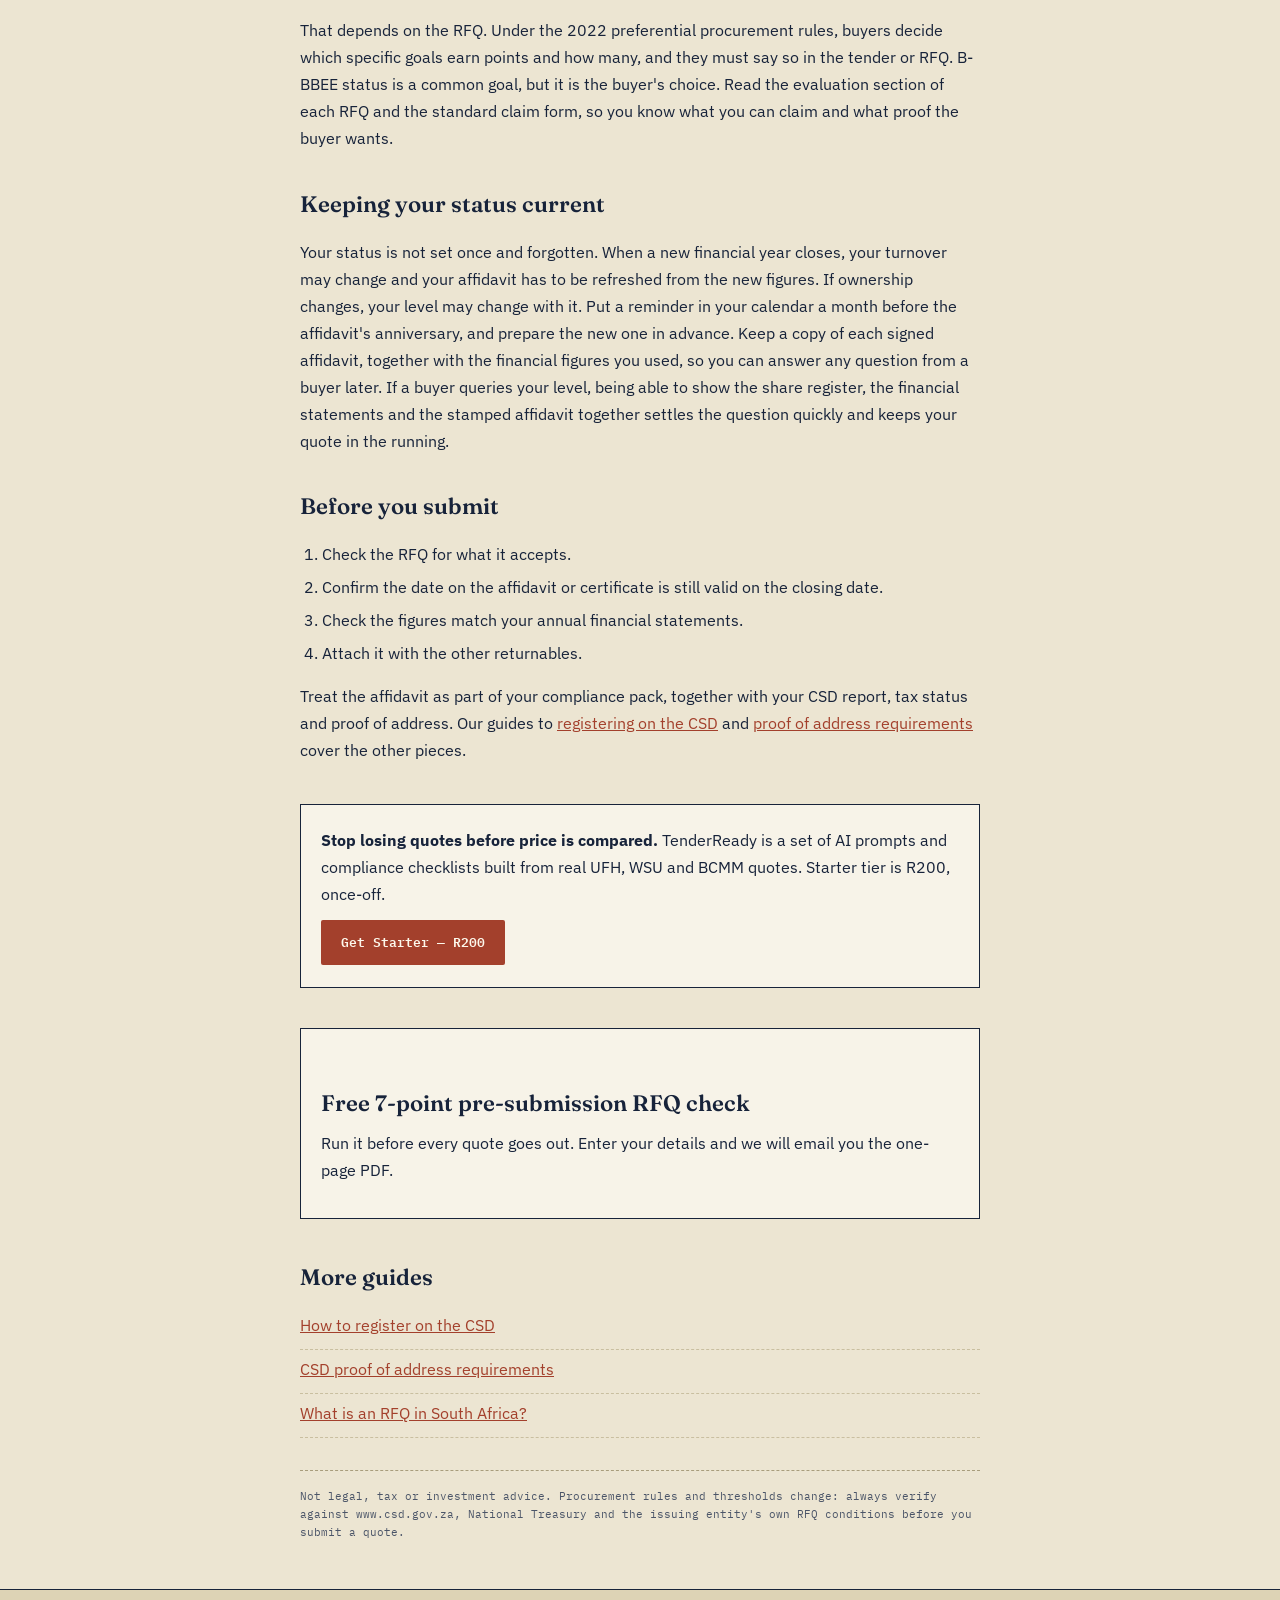
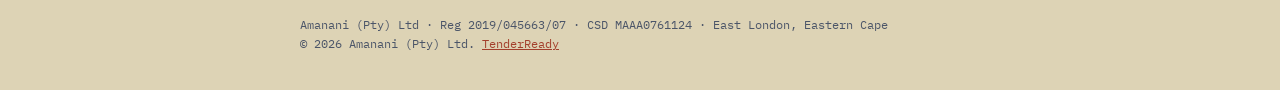
<file: blog/bbbee-affidavit-for-eme.html>
<!doctype html>
<html lang="en">
<head>
<meta charset="utf-8">
<meta name="viewport" content="width=device-width, initial-scale=1">
<title>B-BBEE Affidavit for an EME: Who Can Use One, What It Says, and Common Mistakes</title>
<meta name="description" content="How small South African businesses can prove B-BBEE status with a sworn affidavit instead of a full verification, which level applies, and what to check before you submit.">
<link rel="canonical" href="https://simthe23.github.io/tenderready/blog/bbbee-affidavit-for-eme.html">
<meta property="og:title" content="B-BBEE Affidavit for an EME: Who Can Use One, What It Says, and Common Mistakes">
<meta property="og:description" content="How small South African businesses can prove B-BBEE status with a sworn affidavit instead of a full verification, which level applies, and what to check before you submit.">
<meta property="og:type" content="article">
<meta property="og:url" content="https://simthe23.github.io/tenderready/blog/bbbee-affidavit-for-eme.html">
<link rel="stylesheet" href="style.css">
<script type="application/ld+json">{"@context": "https://schema.org", "@type": "Article", "headline": "B-BBEE Affidavit for an EME: Who Can Use One, What It Says, and Common Mistakes", "description": "How small South African businesses can prove B-BBEE status with a sworn affidavit instead of a full verification, which level applies, and what to check before you submit.", "datePublished": "2026-10-13", "dateModified": "2026-10-13", "author": {"@type": "Organization", "name": "Amanani (Pty) Ltd"}, "mainEntityOfPage": "https://simthe23.github.io/tenderready/blog/bbbee-affidavit-for-eme.html"}</script>
<script type="text/javascript" id="hs-script-loader" async defer src="//js-eu1.hs-scripts.com/149534538.js"></script>
</head>
<body>
<header class="site"><div class="wrap head-inner">
<a class="wordmark" href="../index.html">Amanani <span>&middot;</span> TenderReady</a>
<nav><a href="index.html">Guides</a><a href="../index.html#pricing">Pricing</a></nav>
</div></header>
<main class="wrap"><article>
<p class="eyebrow">Guide</p>
<h1>B-BBEE Affidavit for an EME: Who Can Use One, What It Says, and Common Mistakes</h1>
<p class="meta">By Amanani (Pty) Ltd &middot; Last reviewed 13 October 2026</p>

<p>Almost every government RFQ asks about B-BBEE status. For small businesses, a full verification by an accredited agency can be expensive. The Codes of Good Practice let many small businesses prove their status with a sworn affidavit instead. This guide explains how that works. It is general information, not legal advice.</p>

<h2>What an EME is</h2>
<p>An Exempted Micro Enterprise (EME) is a business with annual turnover below the Codes' threshold, which is R10 million for most sectors. Some sector codes set different thresholds, so check the code that applies to your industry. Businesses above the EME threshold and up to R50 million fall under the Qualifying Small Enterprise (QSE) category.</p>

<h2>The levels, and why ownership matters</h2>
<p>Under the generic Codes, an EME gets an automatic B-BBEE level based on the share of black South African ownership:</p>
<ul>
<li><strong>100% black ownership:</strong> Level 1</li>
<li><strong>51% to 99.99% black ownership:</strong> Level 2</li>
<li><strong>Less than 51% black ownership:</strong> Level 4</li>
</ul>
<p>Your level is not a choice. It follows the facts about who owns the business, so it must match your company's share register.</p>

<h2>Affidavit or CIPC certificate</h2>
<p>There are two common ways an EME shows its status:</p>
<ul>
<li><strong>A sworn affidavit.</strong> You complete the standard affidavit, sign it in front of a commissioner of oaths, and it is stamped. Once stamped, it can be used in place of a certificate.</li>
<li><strong>A CIPC B-BBEE certificate.</strong> CIPC has an online function that issues a certificate to eligible EMEs. Eligibility conditions apply, and the platform has been updated recently, so check CIPC's current requirements.</li>
</ul>
<p>Some buyers prefer one over the other, and some sector codes require a specific affidavit form. Read the RFQ to see which it accepts.</p>

<h2>What the affidavit should cover</h2>
<ul>
<li>The business's details: name, registration number, and address.</li>
<li>The turnover for the <strong>latest completed financial year,</strong> not a future one.</li>
<li>The ownership details that justify your level.</li>
<li>One B-BBEE level only, marked in the box provided.</li>
<li>A commissioner of oaths' stamp and signature, and the deponent's signature.</li>
</ul>

<h2>How long it is valid</h2>
<p>Affidavits are generally treated as valid for 12 months from the date signed, but buyers can set their own expectations. Diarise the date you signed it, and replace it before it expires. An old affidavit is one of the documents that quietly disqualifies a quote.</p>

<h2>Common mistakes</h2>
<ul>
<li><strong>Wrong turnover.</strong> Using this year's expected turnover instead of the latest completed financial year.</li>
<li><strong>Wrong level.</strong> Claiming a level that does not match the ownership structure.</li>
<li><strong>Unstamped affidavit.</strong> A signed but unstamped document is not a valid affidavit.</li>
<li><strong>More than one level ticked.</strong></li>
<li><strong>Using the wrong template</strong> for a sector that has its own code.</li>
<li><strong>Claiming status you cannot support.</strong> A false affidavit is a serious matter and can lead to disqualification and legal consequences. If you are unsure, leave the claim out or get advice.</li>
</ul>

<h2>What if you do not qualify for the affidavit?</h2>
<p>If your turnover is above the limits for your category or your ownership does not support an affidavit, you need a verified B-BBEE certificate from an accredited agency. If you have none, you can still quote on many RFQs, but you will not earn any preference points that depend on B-BBEE status.</p>

<!-- expanded -->
<h2>How to complete the affidavit, step by step</h2>
<ol>
<li><strong>Get the right template.</strong> Use the standard EME affidavit, or the sector-specific one if your industry has its own code.</li>
<li><strong>Fill in the business details</strong> exactly as on your CIPC registration.</li>
<li><strong>Enter turnover</strong> for the latest completed financial year, matching your financial statements.</li>
<li><strong>State the ownership</strong> facts that support your level, and tick only the matching level.</li>
<li><strong>Sign in front of a commissioner of oaths,</strong> who will stamp and sign it. The deponent is usually a director or owner who can swear to the facts.</li>
<li><strong>Scan it clearly,</strong> check the stamp is readable, and keep the original.</li>
</ol>

<h2>Finding a commissioner of oaths</h2>
<p>Commissioners of oaths are commonly available at police stations, and attorneys and some other professionals can act as well. Bring your ID and the unsigned affidavit, and sign it in front of them. Do not sign beforehand, because the commissioner must watch you sign.</p>

<h2>Affidavit, CIPC certificate or verified certificate?</h2>
<table>
<thead><tr><th></th><th>Sworn affidavit</th><th>CIPC certificate</th><th>Verified certificate</th></tr></thead>
<tbody>
<tr><td>Who it suits</td><td>EMEs, and some QSEs with high black ownership</td><td>Eligible EMEs</td><td>Businesses that need a full measurement</td></tr>
<tr><td>Issued by</td><td>You, sworn before a commissioner of oaths</td><td>CIPC, from its online service</td><td>An accredited verification agency</td></tr>
<tr><td>Cost</td><td>Low</td><td>Check CIPC's current terms</td><td>Highest</td></tr>
<tr><td>Watch for</td><td>Wrong turnover or level, missing stamp</td><td>Sector codes it may not cover</td><td>Certificate expiry date</td></tr>
</tbody>
</table>

<h2>Does my status earn preference points?</h2>
<p>That depends on the RFQ. Under the 2022 preferential procurement rules, buyers decide which specific goals earn points and how many, and they must say so in the tender or RFQ. B-BBEE status is a common goal, but it is the buyer's choice. Read the evaluation section of each RFQ and the standard claim form, so you know what you can claim and what proof the buyer wants.</p>

<!-- expanded2 -->
<h2>Keeping your status current</h2>
<p>Your status is not set once and forgotten. When a new financial year closes, your turnover may change and your affidavit has to be refreshed from the new figures. If ownership changes, your level may change with it. Put a reminder in your calendar a month before the affidavit's anniversary, and prepare the new one in advance. Keep a copy of each signed affidavit, together with the financial figures you used, so you can answer any question from a buyer later. If a buyer queries your level, being able to show the share register, the financial statements and the stamped affidavit together settles the question quickly and keeps your quote in the running.</p>

<h2>Before you submit</h2>
<ol>
<li>Check the RFQ for what it accepts.</li>
<li>Confirm the date on the affidavit or certificate is still valid on the closing date.</li>
<li>Check the figures match your annual financial statements.</li>
<li>Attach it with the other returnables.</li>
</ol>
<p>Treat the affidavit as part of your compliance pack, together with your CSD report, tax status and proof of address. Our guides to <a href="how-to-register-on-csd.html">registering on the CSD</a> and <a href="csd-proof-of-address-requirements.html">proof of address requirements</a> cover the other pieces.</p>

<div class="cta">
<p><b>Stop losing quotes before price is compared.</b> TenderReady is a set of AI prompts and compliance checklists built from real UFH, WSU and BCMM quotes. Starter tier is R200, once-off.</p>
<a class="btn" href="https://pikachu29.gumroad.com/l/lakow?utm_source=blog&utm_medium=article&utm_campaign=bbbee-affidavit-for-eme">Get Starter &mdash; R200</a>
</div>
<div class="cta"><h2>Free 7-point pre-submission RFQ check</h2>
<p>Run it before every quote goes out. Enter your details and we will email you the one-page PDF.</p>
<script charset="utf-8" type="text/javascript" src="//js-eu1.hsforms.net/forms/embed/v2.js"></script>
<script>hbspt.forms.create({region:"eu1",portalId:"149534538",formId:"dc500cbd-094c-4d80-87ae-0e762c8f64cf"});</script></div>
<h2>More guides</h2>
<ul class="more"><li><a href="how-to-register-on-csd.html">How to register on the CSD</a></li><li><a href="csd-proof-of-address-requirements.html">CSD proof of address requirements</a></li><li><a href="what-is-an-rfq-south-africa.html">What is an RFQ in South Africa?</a></li></ul>
<p class="disclaimer">Not legal, tax or investment advice. Procurement rules and thresholds change: always verify against www.csd.gov.za, National Treasury and the issuing entity's own RFQ conditions before you submit a quote.</p>
</article></main>
<footer><div class="wrap">Amanani (Pty) Ltd &middot; Reg 2019/045663/07 &middot; CSD MAAA0761124 &middot; East London, Eastern Cape<br>&copy; 2026 Amanani (Pty) Ltd. <a href="../index.html">TenderReady</a></div></footer>
</body>
</html>
</file>
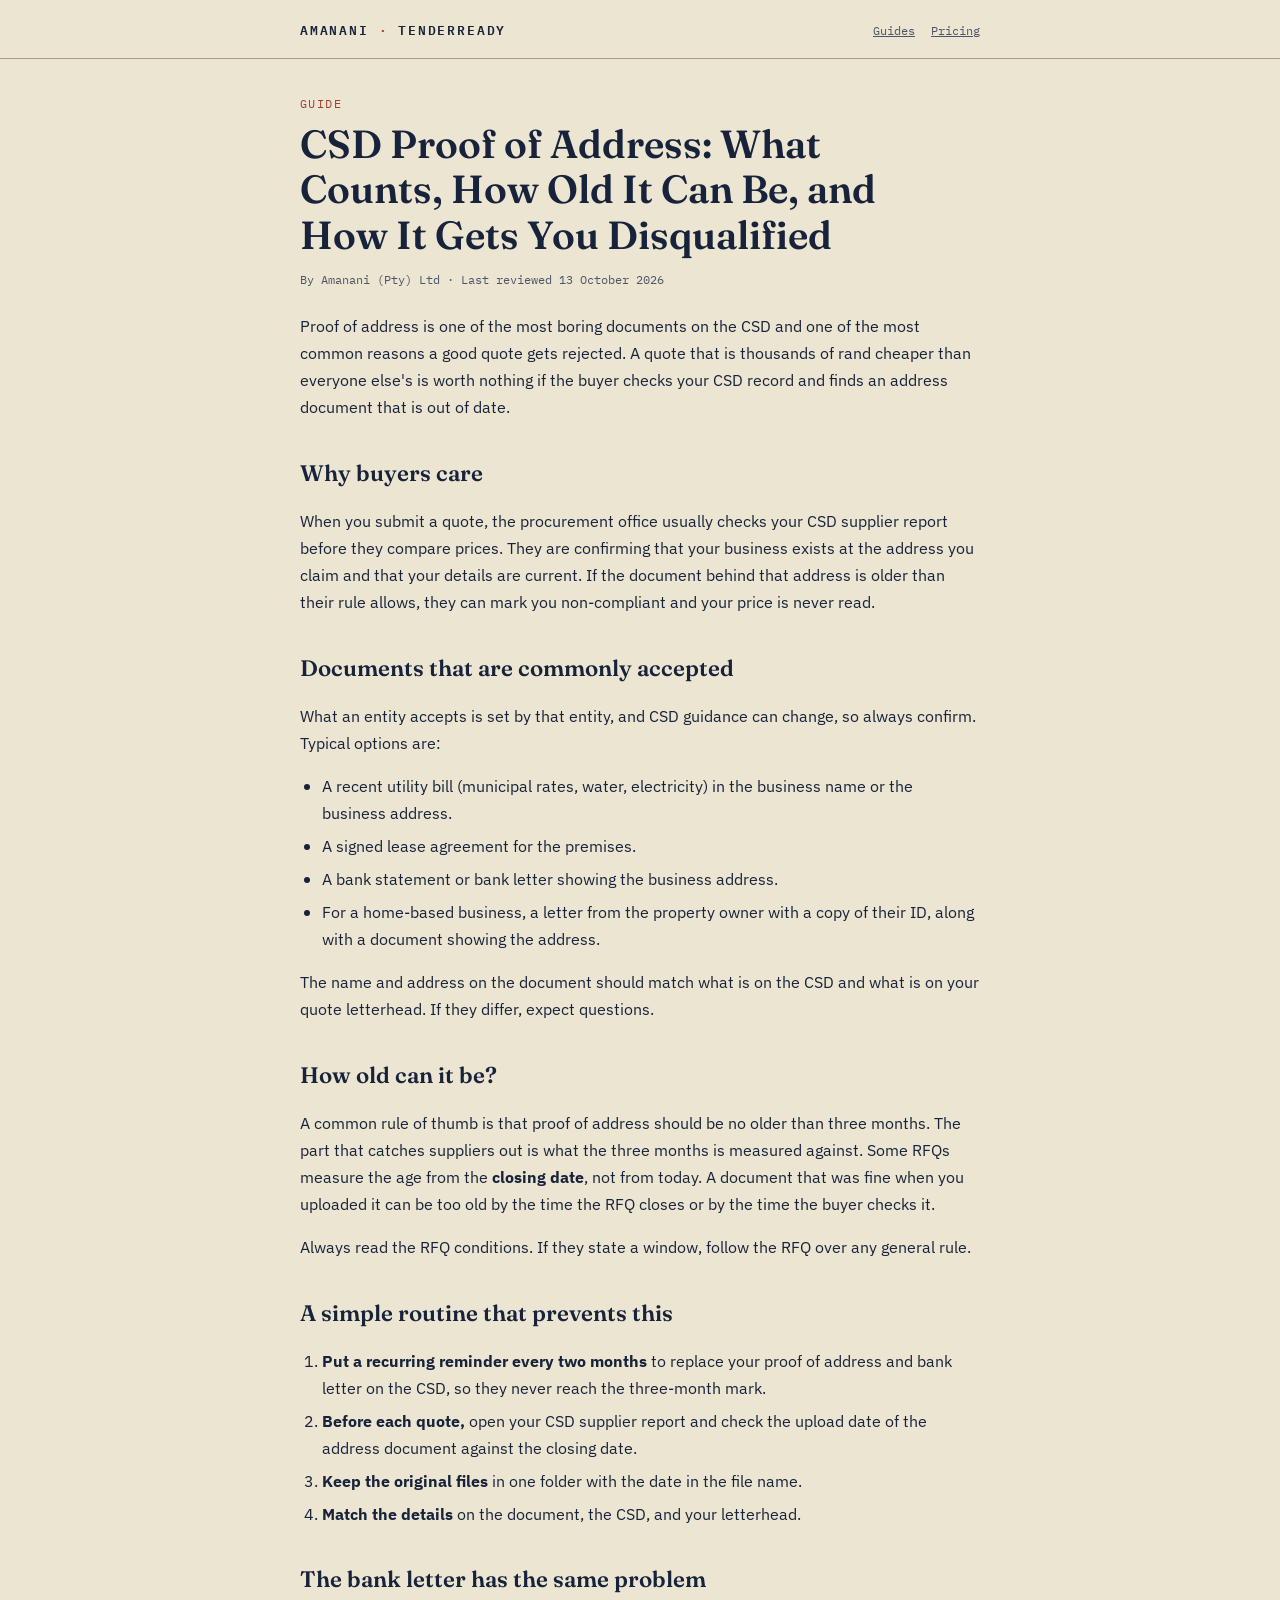
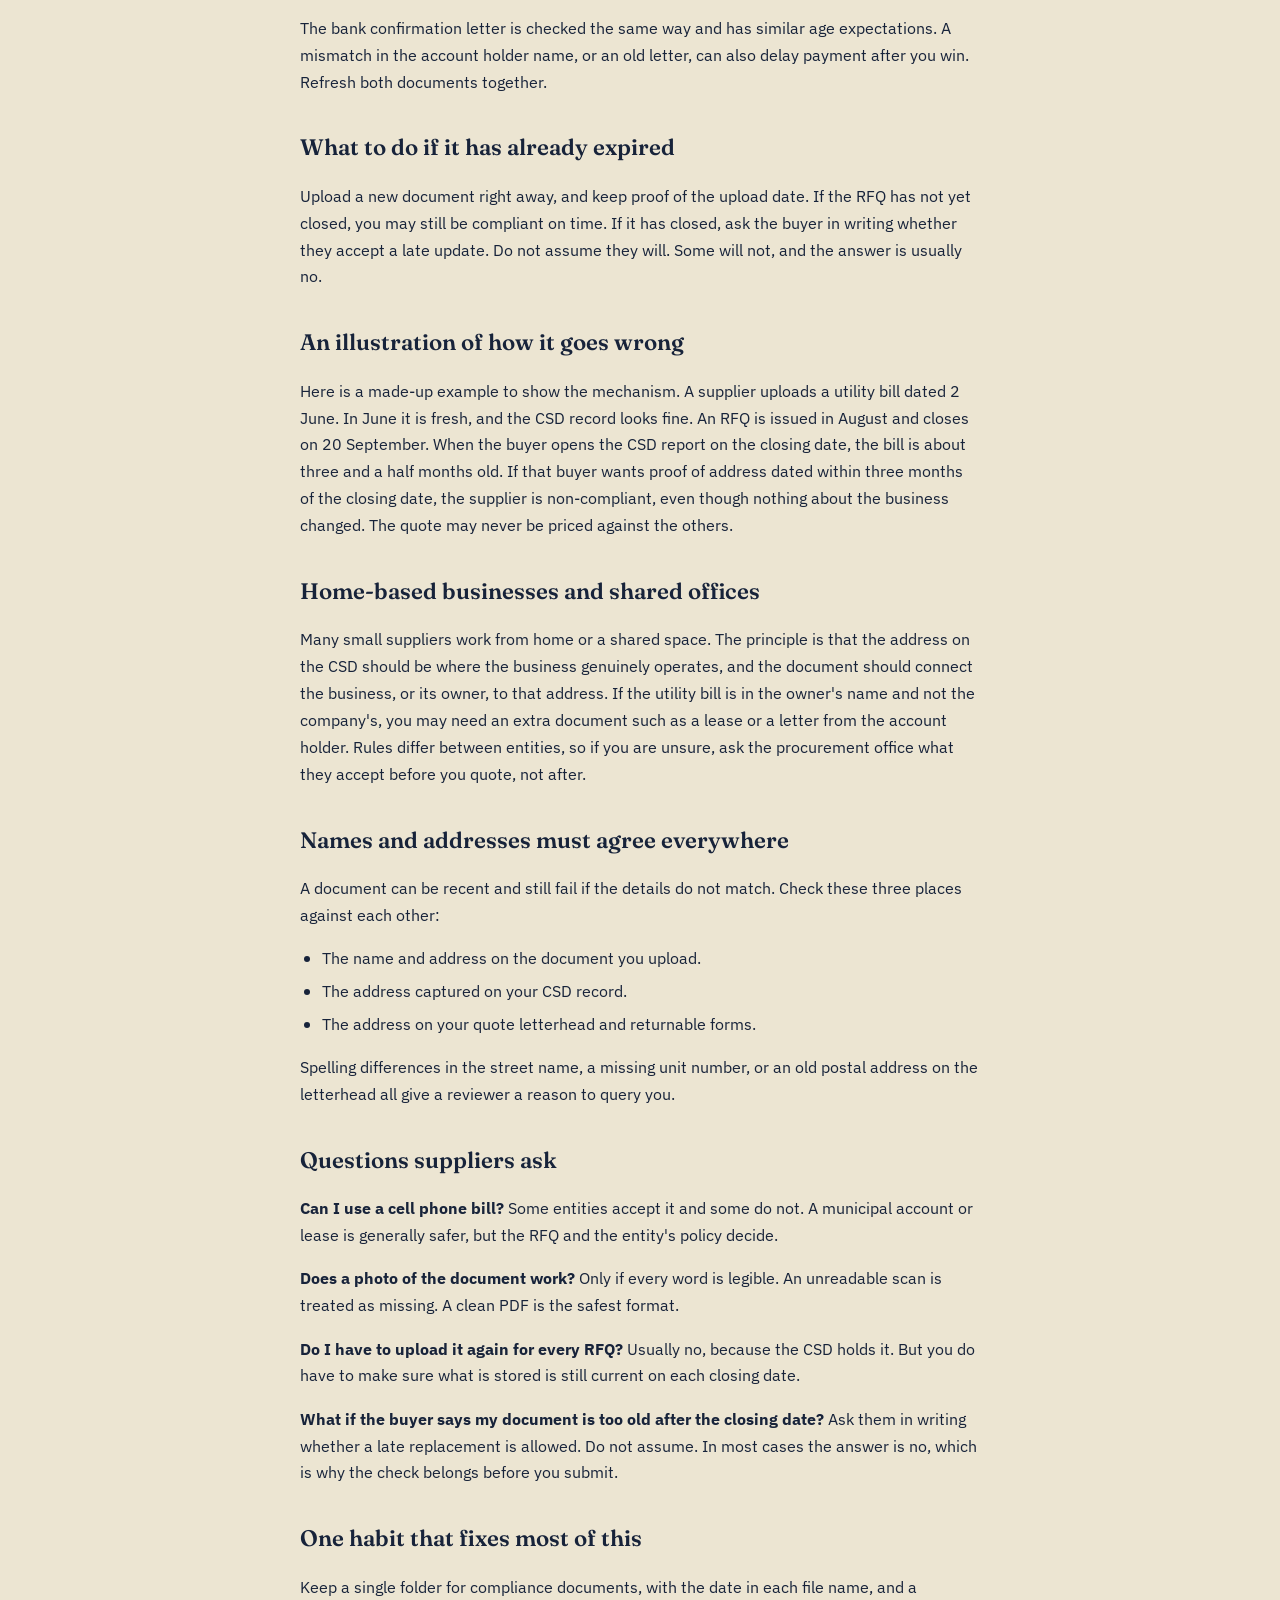
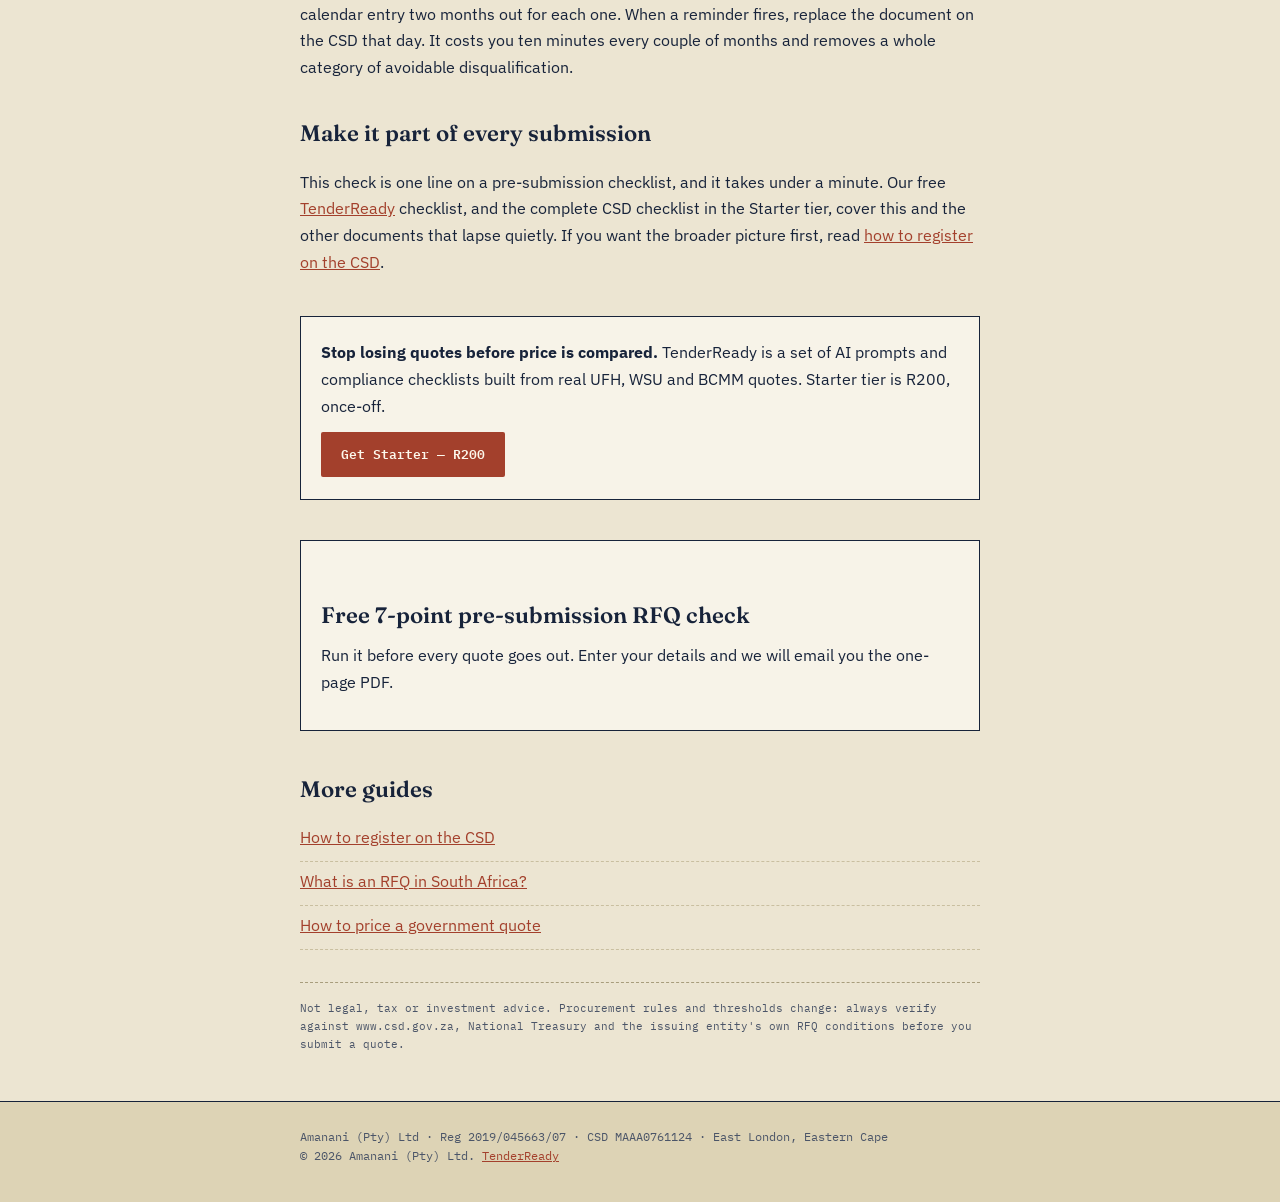
<file: blog/csd-proof-of-address-requirements.html>
<!doctype html>
<html lang="en">
<head>
<meta charset="utf-8">
<meta name="viewport" content="width=device-width, initial-scale=1">
<title>CSD Proof of Address: What Counts, How Old It Can Be, and How It Gets You Disqualified</title>
<meta name="description" content="Which documents work as proof of address on the CSD, why age matters, and how an out-of-date address document can quietly disqualify a government quote.">
<link rel="canonical" href="https://simthe23.github.io/tenderready/blog/csd-proof-of-address-requirements.html">
<meta property="og:title" content="CSD Proof of Address: What Counts, How Old It Can Be, and How It Gets You Disqualified">
<meta property="og:description" content="Which documents work as proof of address on the CSD, why age matters, and how an out-of-date address document can quietly disqualify a government quote.">
<meta property="og:type" content="article">
<meta property="og:url" content="https://simthe23.github.io/tenderready/blog/csd-proof-of-address-requirements.html">
<link rel="stylesheet" href="style.css">
<script type="application/ld+json">{"@context": "https://schema.org", "@type": "Article", "headline": "CSD Proof of Address: What Counts, How Old It Can Be, and How It Gets You Disqualified", "description": "Which documents work as proof of address on the CSD, why age matters, and how an out-of-date address document can quietly disqualify a government quote.", "datePublished": "2026-10-13", "dateModified": "2026-10-13", "author": {"@type": "Organization", "name": "Amanani (Pty) Ltd"}, "mainEntityOfPage": "https://simthe23.github.io/tenderready/blog/csd-proof-of-address-requirements.html"}</script>
<script type="text/javascript" id="hs-script-loader" async defer src="//js-eu1.hs-scripts.com/149534538.js"></script>
</head>
<body>
<header class="site"><div class="wrap head-inner">
<a class="wordmark" href="../index.html">Amanani <span>&middot;</span> TenderReady</a>
<nav><a href="index.html">Guides</a><a href="../index.html#pricing">Pricing</a></nav>
</div></header>
<main class="wrap"><article>
<p class="eyebrow">Guide</p>
<h1>CSD Proof of Address: What Counts, How Old It Can Be, and How It Gets You Disqualified</h1>
<p class="meta">By Amanani (Pty) Ltd &middot; Last reviewed 13 October 2026</p>

<p>Proof of address is one of the most boring documents on the CSD and one of the most common reasons a good quote gets rejected. A quote that is thousands of rand cheaper than everyone else's is worth nothing if the buyer checks your CSD record and finds an address document that is out of date.</p>

<h2>Why buyers care</h2>
<p>When you submit a quote, the procurement office usually checks your CSD supplier report before they compare prices. They are confirming that your business exists at the address you claim and that your details are current. If the document behind that address is older than their rule allows, they can mark you non-compliant and your price is never read.</p>

<h2>Documents that are commonly accepted</h2>
<p>What an entity accepts is set by that entity, and CSD guidance can change, so always confirm. Typical options are:</p>
<ul>
<li>A recent utility bill (municipal rates, water, electricity) in the business name or the business address.</li>
<li>A signed lease agreement for the premises.</li>
<li>A bank statement or bank letter showing the business address.</li>
<li>For a home-based business, a letter from the property owner with a copy of their ID, along with a document showing the address.</li>
</ul>
<p>The name and address on the document should match what is on the CSD and what is on your quote letterhead. If they differ, expect questions.</p>

<h2>How old can it be?</h2>
<p>A common rule of thumb is that proof of address should be no older than three months. The part that catches suppliers out is what the three months is measured against. Some RFQs measure the age from the <strong>closing date</strong>, not from today. A document that was fine when you uploaded it can be too old by the time the RFQ closes or by the time the buyer checks it.</p>
<p>Always read the RFQ conditions. If they state a window, follow the RFQ over any general rule.</p>

<h2>A simple routine that prevents this</h2>
<ol>
<li><strong>Put a recurring reminder every two months</strong> to replace your proof of address and bank letter on the CSD, so they never reach the three-month mark.</li>
<li><strong>Before each quote,</strong> open your CSD supplier report and check the upload date of the address document against the closing date.</li>
<li><strong>Keep the original files</strong> in one folder with the date in the file name.</li>
<li><strong>Match the details</strong> on the document, the CSD, and your letterhead.</li>
</ol>

<h2>The bank letter has the same problem</h2>
<p>The bank confirmation letter is checked the same way and has similar age expectations. A mismatch in the account holder name, or an old letter, can also delay payment after you win. Refresh both documents together.</p>

<h2>What to do if it has already expired</h2>
<p>Upload a new document right away, and keep proof of the upload date. If the RFQ has not yet closed, you may still be compliant on time. If it has closed, ask the buyer in writing whether they accept a late update. Do not assume they will. Some will not, and the answer is usually no.</p>

<!-- expanded -->
<h2>An illustration of how it goes wrong</h2>
<p>Here is a made-up example to show the mechanism. A supplier uploads a utility bill dated 2 June. In June it is fresh, and the CSD record looks fine. An RFQ is issued in August and closes on 20 September. When the buyer opens the CSD report on the closing date, the bill is about three and a half months old. If that buyer wants proof of address dated within three months of the closing date, the supplier is non-compliant, even though nothing about the business changed. The quote may never be priced against the others.</p>

<h2>Home-based businesses and shared offices</h2>
<p>Many small suppliers work from home or a shared space. The principle is that the address on the CSD should be where the business genuinely operates, and the document should connect the business, or its owner, to that address. If the utility bill is in the owner's name and not the company's, you may need an extra document such as a lease or a letter from the account holder. Rules differ between entities, so if you are unsure, ask the procurement office what they accept before you quote, not after.</p>

<h2>Names and addresses must agree everywhere</h2>
<p>A document can be recent and still fail if the details do not match. Check these three places against each other:</p>
<ul>
<li>The name and address on the document you upload.</li>
<li>The address captured on your CSD record.</li>
<li>The address on your quote letterhead and returnable forms.</li>
</ul>
<p>Spelling differences in the street name, a missing unit number, or an old postal address on the letterhead all give a reviewer a reason to query you.</p>

<h2>Questions suppliers ask</h2>
<p><strong>Can I use a cell phone bill?</strong> Some entities accept it and some do not. A municipal account or lease is generally safer, but the RFQ and the entity's policy decide.</p>
<p><strong>Does a photo of the document work?</strong> Only if every word is legible. An unreadable scan is treated as missing. A clean PDF is the safest format.</p>
<p><strong>Do I have to upload it again for every RFQ?</strong> Usually no, because the CSD holds it. But you do have to make sure what is stored is still current on each closing date.</p>
<p><strong>What if the buyer says my document is too old after the closing date?</strong> Ask them in writing whether a late replacement is allowed. Do not assume. In most cases the answer is no, which is why the check belongs before you submit.</p>

<!-- expanded2 -->
<h2>One habit that fixes most of this</h2>
<p>Keep a single folder for compliance documents, with the date in each file name, and a calendar entry two months out for each one. When a reminder fires, replace the document on the CSD that day. It costs you ten minutes every couple of months and removes a whole category of avoidable disqualification.</p>

<h2>Make it part of every submission</h2>
<p>This check is one line on a pre-submission checklist, and it takes under a minute. Our free <a href="../index.html#pricing">TenderReady</a> checklist, and the complete CSD checklist in the Starter tier, cover this and the other documents that lapse quietly. If you want the broader picture first, read <a href="how-to-register-on-csd.html">how to register on the CSD</a>.</p>

<div class="cta">
<p><b>Stop losing quotes before price is compared.</b> TenderReady is a set of AI prompts and compliance checklists built from real UFH, WSU and BCMM quotes. Starter tier is R200, once-off.</p>
<a class="btn" href="https://pikachu29.gumroad.com/l/lakow?utm_source=blog&utm_medium=article&utm_campaign=csd-proof-of-address-requirements">Get Starter &mdash; R200</a>
</div>
<div class="cta"><h2>Free 7-point pre-submission RFQ check</h2>
<p>Run it before every quote goes out. Enter your details and we will email you the one-page PDF.</p>
<script charset="utf-8" type="text/javascript" src="//js-eu1.hsforms.net/forms/embed/v2.js"></script>
<script>hbspt.forms.create({region:"eu1",portalId:"149534538",formId:"dc500cbd-094c-4d80-87ae-0e762c8f64cf"});</script></div>
<h2>More guides</h2>
<ul class="more"><li><a href="how-to-register-on-csd.html">How to register on the CSD</a></li><li><a href="what-is-an-rfq-south-africa.html">What is an RFQ in South Africa?</a></li><li><a href="how-to-price-a-government-quote.html">How to price a government quote</a></li></ul>
<p class="disclaimer">Not legal, tax or investment advice. Procurement rules and thresholds change: always verify against www.csd.gov.za, National Treasury and the issuing entity's own RFQ conditions before you submit a quote.</p>
</article></main>
<footer><div class="wrap">Amanani (Pty) Ltd &middot; Reg 2019/045663/07 &middot; CSD MAAA0761124 &middot; East London, Eastern Cape<br>&copy; 2026 Amanani (Pty) Ltd. <a href="../index.html">TenderReady</a></div></footer>
</body>
</html>
</file>
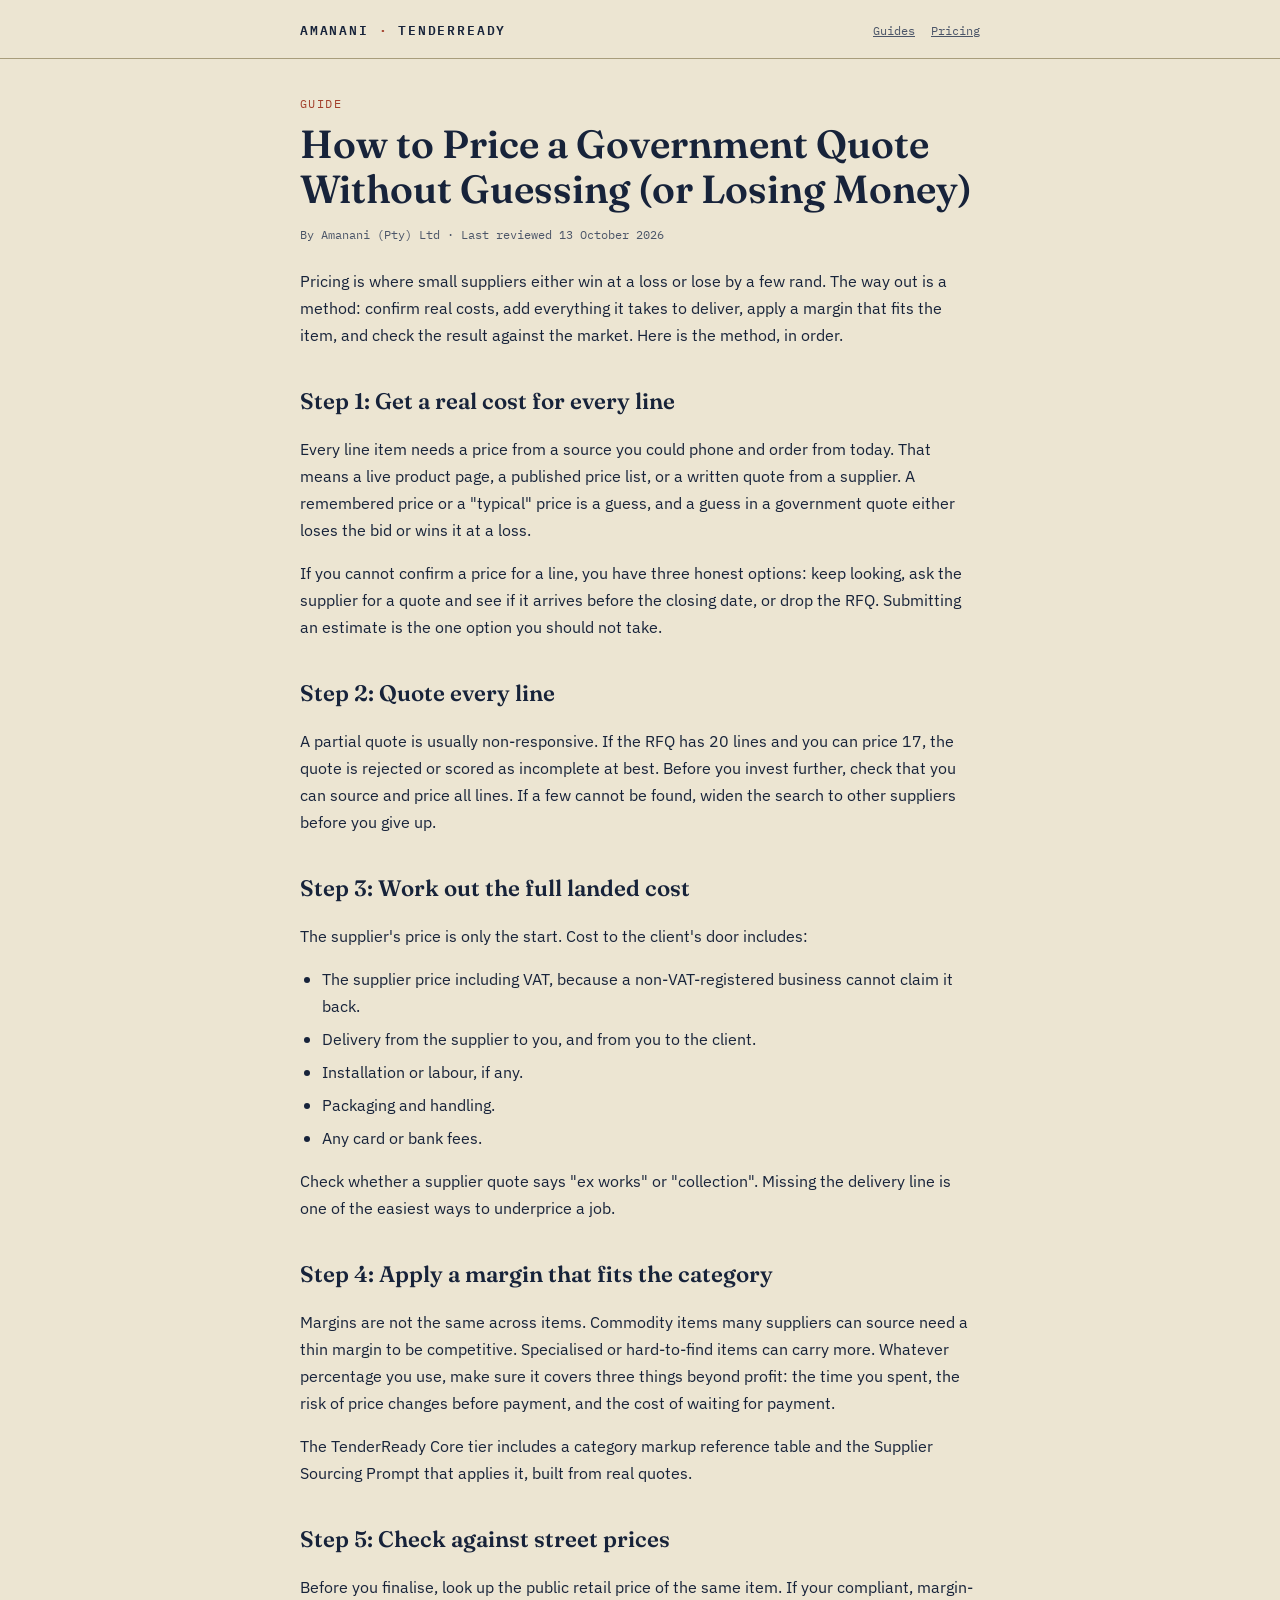
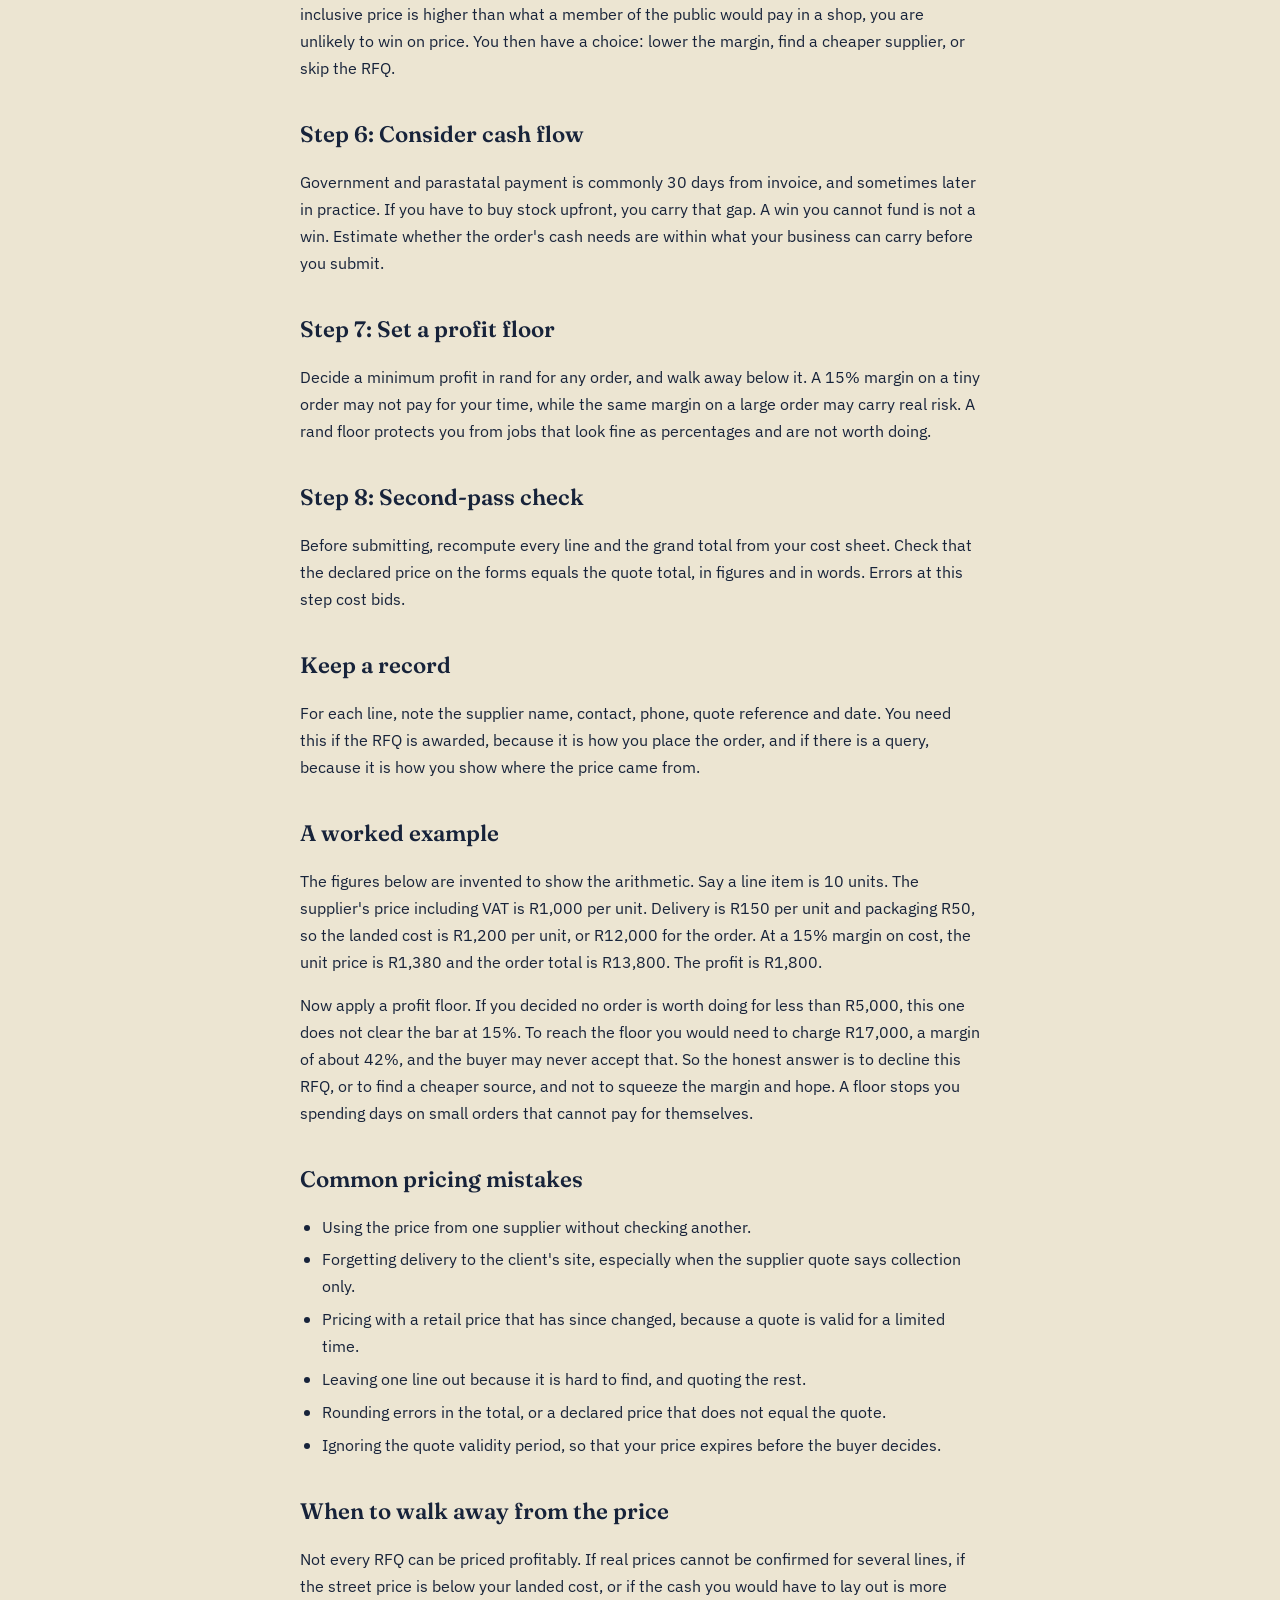
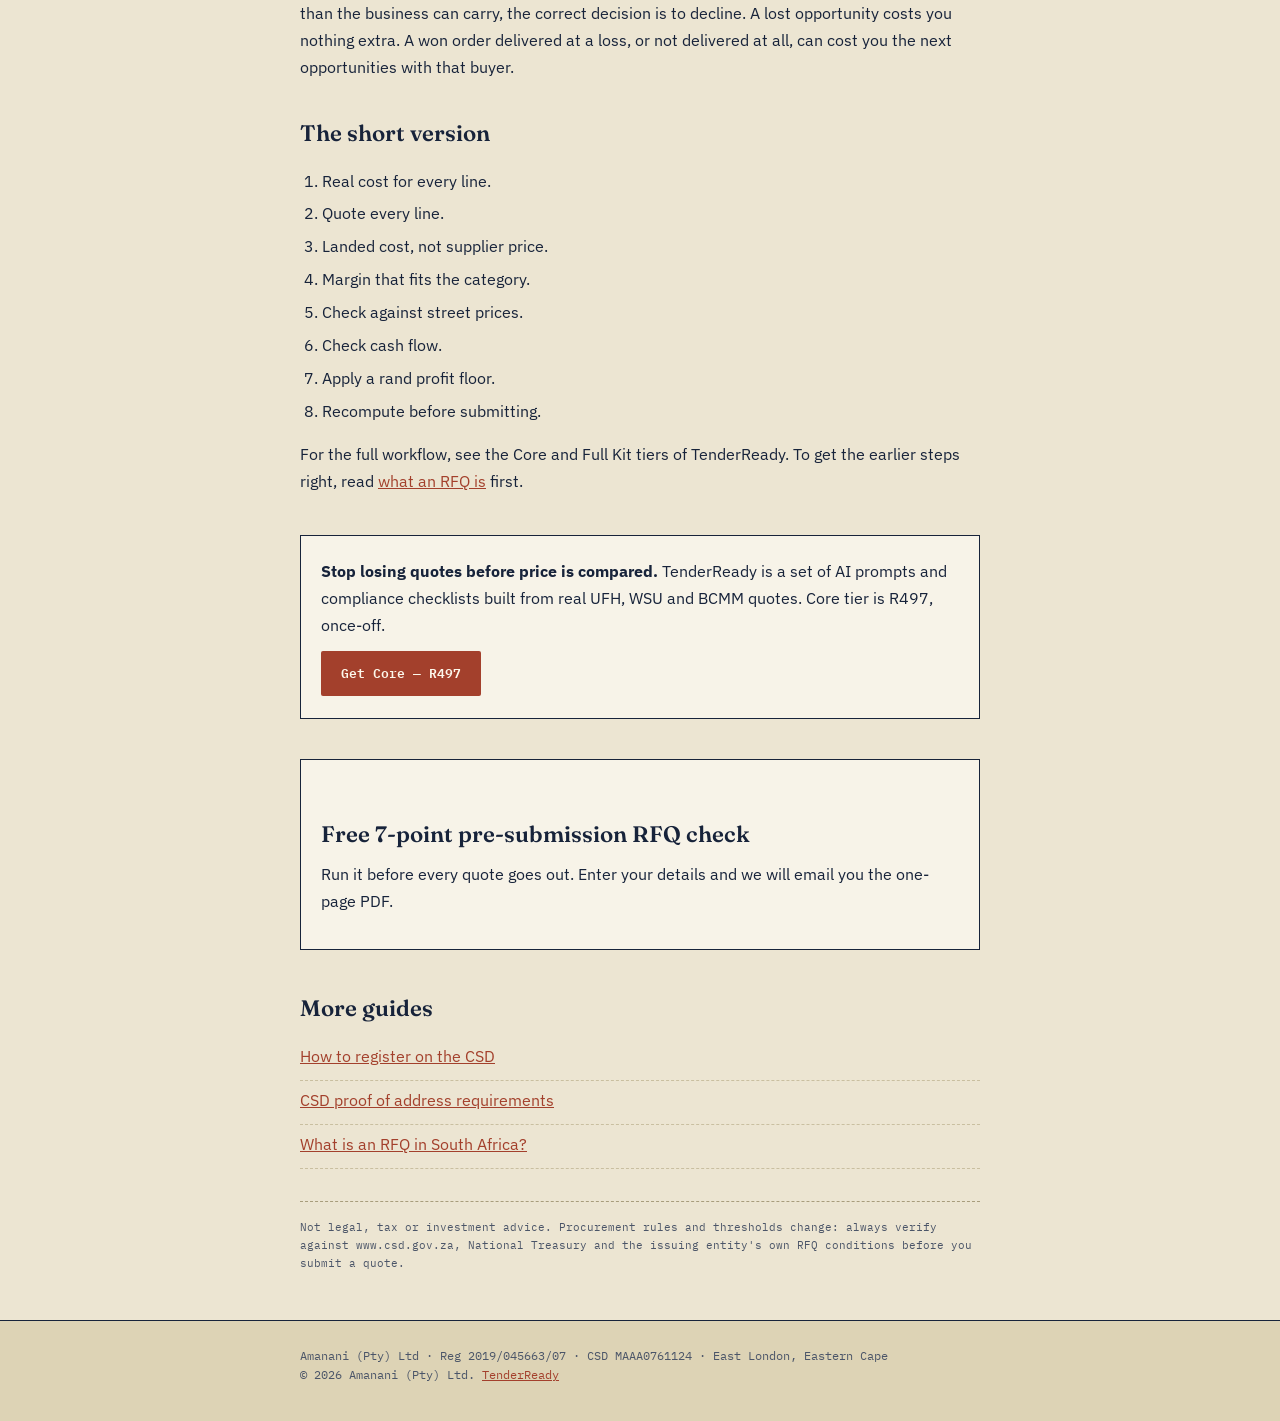
<file: blog/how-to-price-a-government-quote.html>
<!doctype html>
<html lang="en">
<head>
<meta charset="utf-8">
<meta name="viewport" content="width=device-width, initial-scale=1">
<title>How to Price a Government Quote Without Guessing (or Losing Money)</title>
<meta name="description" content="A practical method for pricing a South African government RFQ: real supplier prices, full landed cost, a margin that covers risk, and a check against street prices.">
<link rel="canonical" href="https://simthe23.github.io/tenderready/blog/how-to-price-a-government-quote.html">
<meta property="og:title" content="How to Price a Government Quote Without Guessing (or Losing Money)">
<meta property="og:description" content="A practical method for pricing a South African government RFQ: real supplier prices, full landed cost, a margin that covers risk, and a check against street prices.">
<meta property="og:type" content="article">
<meta property="og:url" content="https://simthe23.github.io/tenderready/blog/how-to-price-a-government-quote.html">
<link rel="stylesheet" href="style.css">
<script type="application/ld+json">{"@context": "https://schema.org", "@type": "Article", "headline": "How to Price a Government Quote Without Guessing (or Losing Money)", "description": "A practical method for pricing a South African government RFQ: real supplier prices, full landed cost, a margin that covers risk, and a check against street prices.", "datePublished": "2026-10-13", "dateModified": "2026-10-13", "author": {"@type": "Organization", "name": "Amanani (Pty) Ltd"}, "mainEntityOfPage": "https://simthe23.github.io/tenderready/blog/how-to-price-a-government-quote.html"}</script>
<script type="text/javascript" id="hs-script-loader" async defer src="//js-eu1.hs-scripts.com/149534538.js"></script>
</head>
<body>
<header class="site"><div class="wrap head-inner">
<a class="wordmark" href="../index.html">Amanani <span>&middot;</span> TenderReady</a>
<nav><a href="index.html">Guides</a><a href="../index.html#pricing">Pricing</a></nav>
</div></header>
<main class="wrap"><article>
<p class="eyebrow">Guide</p>
<h1>How to Price a Government Quote Without Guessing (or Losing Money)</h1>
<p class="meta">By Amanani (Pty) Ltd &middot; Last reviewed 13 October 2026</p>

<p>Pricing is where small suppliers either win at a loss or lose by a few rand. The way out is a method: confirm real costs, add everything it takes to deliver, apply a margin that fits the item, and check the result against the market. Here is the method, in order.</p>

<h2>Step 1: Get a real cost for every line</h2>
<p>Every line item needs a price from a source you could phone and order from today. That means a live product page, a published price list, or a written quote from a supplier. A remembered price or a "typical" price is a guess, and a guess in a government quote either loses the bid or wins it at a loss.</p>
<p>If you cannot confirm a price for a line, you have three honest options: keep looking, ask the supplier for a quote and see if it arrives before the closing date, or drop the RFQ. Submitting an estimate is the one option you should not take.</p>

<h2>Step 2: Quote every line</h2>
<p>A partial quote is usually non-responsive. If the RFQ has 20 lines and you can price 17, the quote is rejected or scored as incomplete at best. Before you invest further, check that you can source and price all lines. If a few cannot be found, widen the search to other suppliers before you give up.</p>

<h2>Step 3: Work out the full landed cost</h2>
<p>The supplier's price is only the start. Cost to the client's door includes:</p>
<ul>
<li>The supplier price including VAT, because a non-VAT-registered business cannot claim it back.</li>
<li>Delivery from the supplier to you, and from you to the client.</li>
<li>Installation or labour, if any.</li>
<li>Packaging and handling.</li>
<li>Any card or bank fees.</li>
</ul>
<p>Check whether a supplier quote says "ex works" or "collection". Missing the delivery line is one of the easiest ways to underprice a job.</p>

<h2>Step 4: Apply a margin that fits the category</h2>
<p>Margins are not the same across items. Commodity items many suppliers can source need a thin margin to be competitive. Specialised or hard-to-find items can carry more. Whatever percentage you use, make sure it covers three things beyond profit: the time you spent, the risk of price changes before payment, and the cost of waiting for payment.</p>
<p>The TenderReady Core tier includes a category markup reference table and the Supplier Sourcing Prompt that applies it, built from real quotes.</p>

<h2>Step 5: Check against street prices</h2>
<p>Before you finalise, look up the public retail price of the same item. If your compliant, margin-inclusive price is higher than what a member of the public would pay in a shop, you are unlikely to win on price. You then have a choice: lower the margin, find a cheaper supplier, or skip the RFQ.</p>

<h2>Step 6: Consider cash flow</h2>
<p>Government and parastatal payment is commonly 30 days from invoice, and sometimes later in practice. If you have to buy stock upfront, you carry that gap. A win you cannot fund is not a win. Estimate whether the order's cash needs are within what your business can carry before you submit.</p>

<h2>Step 7: Set a profit floor</h2>
<p>Decide a minimum profit in rand for any order, and walk away below it. A 15% margin on a tiny order may not pay for your time, while the same margin on a large order may carry real risk. A rand floor protects you from jobs that look fine as percentages and are not worth doing.</p>

<h2>Step 8: Second-pass check</h2>
<p>Before submitting, recompute every line and the grand total from your cost sheet. Check that the declared price on the forms equals the quote total, in figures and in words. Errors at this step cost bids.</p>

<h2>Keep a record</h2>
<p>For each line, note the supplier name, contact, phone, quote reference and date. You need this if the RFQ is awarded, because it is how you place the order, and if there is a query, because it is how you show where the price came from.</p>

<!-- expanded -->
<h2>A worked example</h2>
<p>The figures below are invented to show the arithmetic. Say a line item is 10 units. The supplier's price including VAT is R1,000 per unit. Delivery is R150 per unit and packaging R50, so the landed cost is R1,200 per unit, or R12,000 for the order. At a 15% margin on cost, the unit price is R1,380 and the order total is R13,800. The profit is R1,800.</p>
<p>Now apply a profit floor. If you decided no order is worth doing for less than R5,000, this one does not clear the bar at 15%. To reach the floor you would need to charge R17,000, a margin of about 42%, and the buyer may never accept that. So the honest answer is to decline this RFQ, or to find a cheaper source, and not to squeeze the margin and hope. A floor stops you spending days on small orders that cannot pay for themselves.</p>

<h2>Common pricing mistakes</h2>
<ul>
<li>Using the price from one supplier without checking another.</li>
<li>Forgetting delivery to the client's site, especially when the supplier quote says collection only.</li>
<li>Pricing with a retail price that has since changed, because a quote is valid for a limited time.</li>
<li>Leaving one line out because it is hard to find, and quoting the rest.</li>
<li>Rounding errors in the total, or a declared price that does not equal the quote.</li>
<li>Ignoring the quote validity period, so that your price expires before the buyer decides.</li>
</ul>

<!-- expanded2 -->
<h2>When to walk away from the price</h2>
<p>Not every RFQ can be priced profitably. If real prices cannot be confirmed for several lines, if the street price is below your landed cost, or if the cash you would have to lay out is more than the business can carry, the correct decision is to decline. A lost opportunity costs you nothing extra. A won order delivered at a loss, or not delivered at all, can cost you the next opportunities with that buyer.</p>

<h2>The short version</h2>
<ol>
<li>Real cost for every line.</li>
<li>Quote every line.</li>
<li>Landed cost, not supplier price.</li>
<li>Margin that fits the category.</li>
<li>Check against street prices.</li>
<li>Check cash flow.</li>
<li>Apply a rand profit floor.</li>
<li>Recompute before submitting.</li>
</ol>
<p>For the full workflow, see the Core and Full Kit tiers of TenderReady. To get the earlier steps right, read <a href="what-is-an-rfq-south-africa.html">what an RFQ is</a> first.</p>

<div class="cta">
<p><b>Stop losing quotes before price is compared.</b> TenderReady is a set of AI prompts and compliance checklists built from real UFH, WSU and BCMM quotes. Core tier is R497, once-off.</p>
<a class="btn" href="https://pikachu29.gumroad.com/l/amirc?utm_source=blog&utm_medium=article&utm_campaign=how-to-price-a-government-quote">Get Core &mdash; R497</a>
</div>
<div class="cta"><h2>Free 7-point pre-submission RFQ check</h2>
<p>Run it before every quote goes out. Enter your details and we will email you the one-page PDF.</p>
<script charset="utf-8" type="text/javascript" src="//js-eu1.hsforms.net/forms/embed/v2.js"></script>
<script>hbspt.forms.create({region:"eu1",portalId:"149534538",formId:"dc500cbd-094c-4d80-87ae-0e762c8f64cf"});</script></div>
<h2>More guides</h2>
<ul class="more"><li><a href="how-to-register-on-csd.html">How to register on the CSD</a></li><li><a href="csd-proof-of-address-requirements.html">CSD proof of address requirements</a></li><li><a href="what-is-an-rfq-south-africa.html">What is an RFQ in South Africa?</a></li></ul>
<p class="disclaimer">Not legal, tax or investment advice. Procurement rules and thresholds change: always verify against www.csd.gov.za, National Treasury and the issuing entity's own RFQ conditions before you submit a quote.</p>
</article></main>
<footer><div class="wrap">Amanani (Pty) Ltd &middot; Reg 2019/045663/07 &middot; CSD MAAA0761124 &middot; East London, Eastern Cape<br>&copy; 2026 Amanani (Pty) Ltd. <a href="../index.html">TenderReady</a></div></footer>
</body>
</html>
</file>
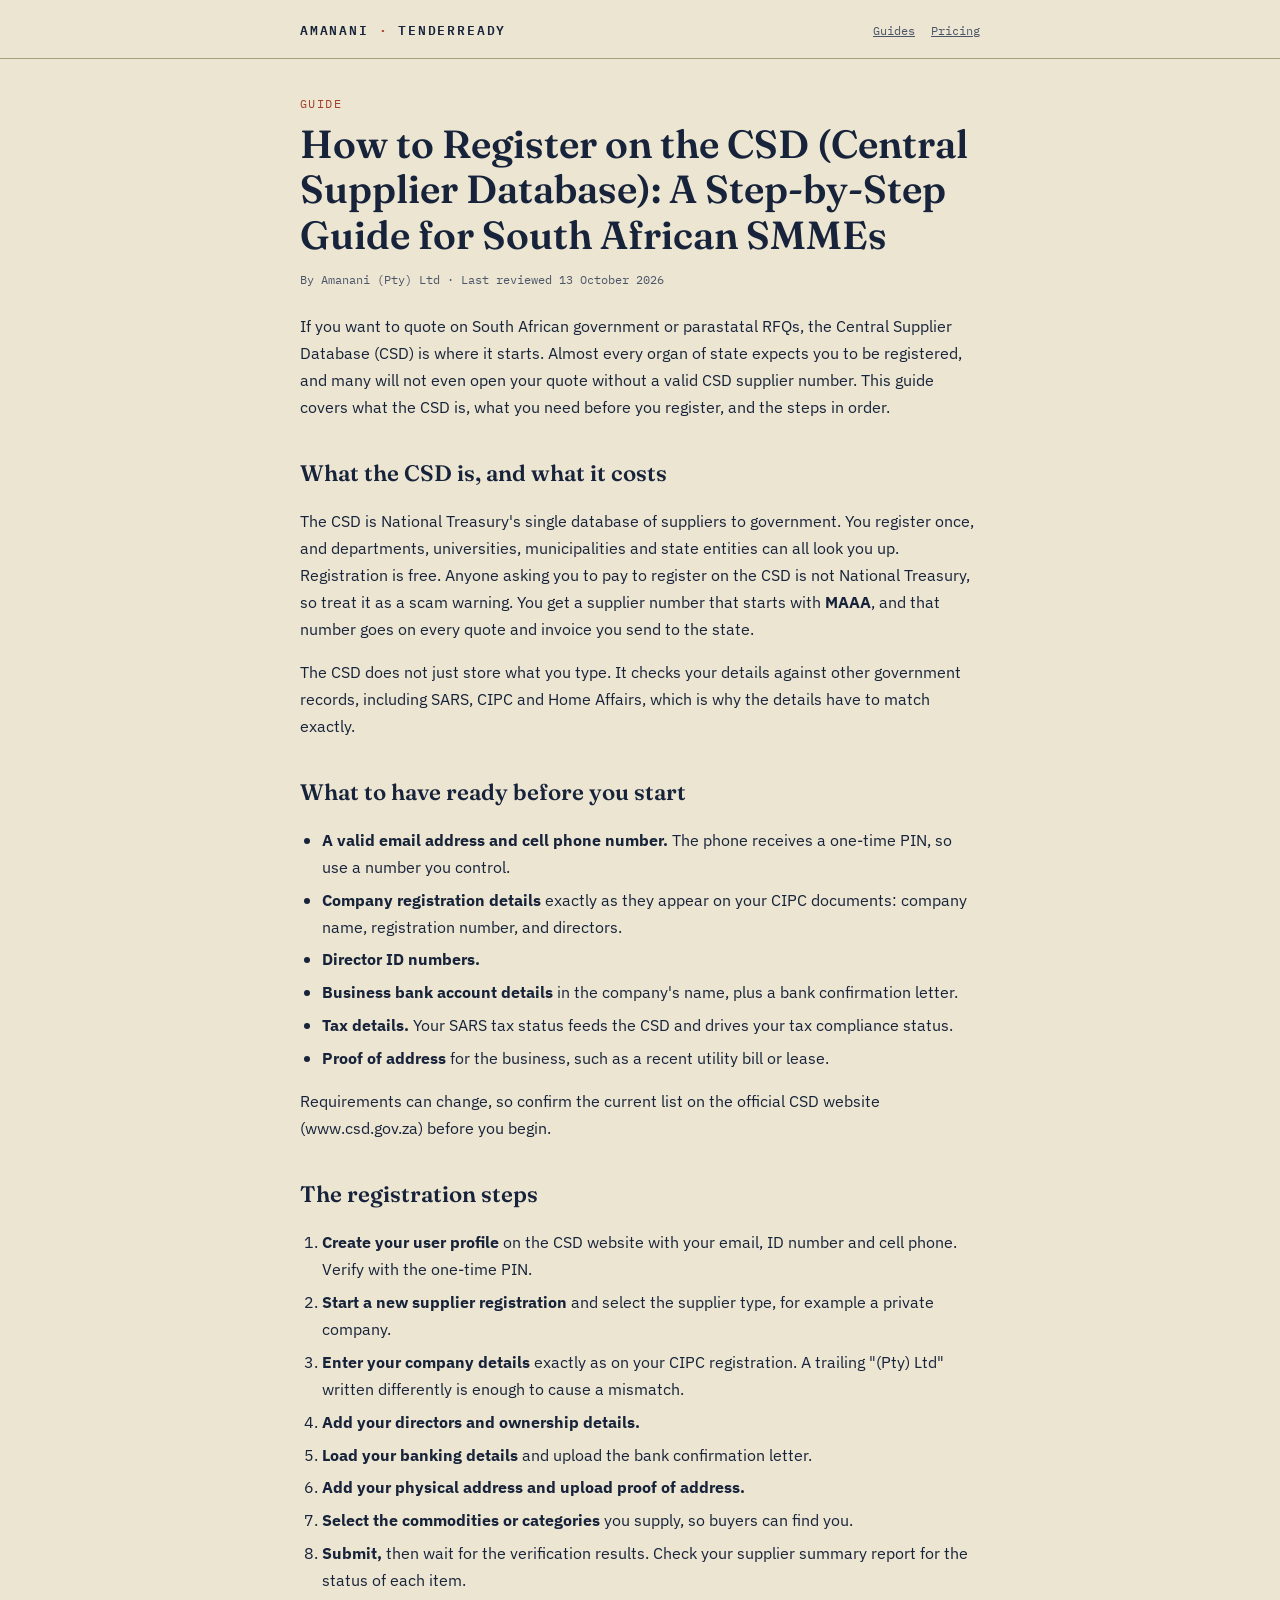
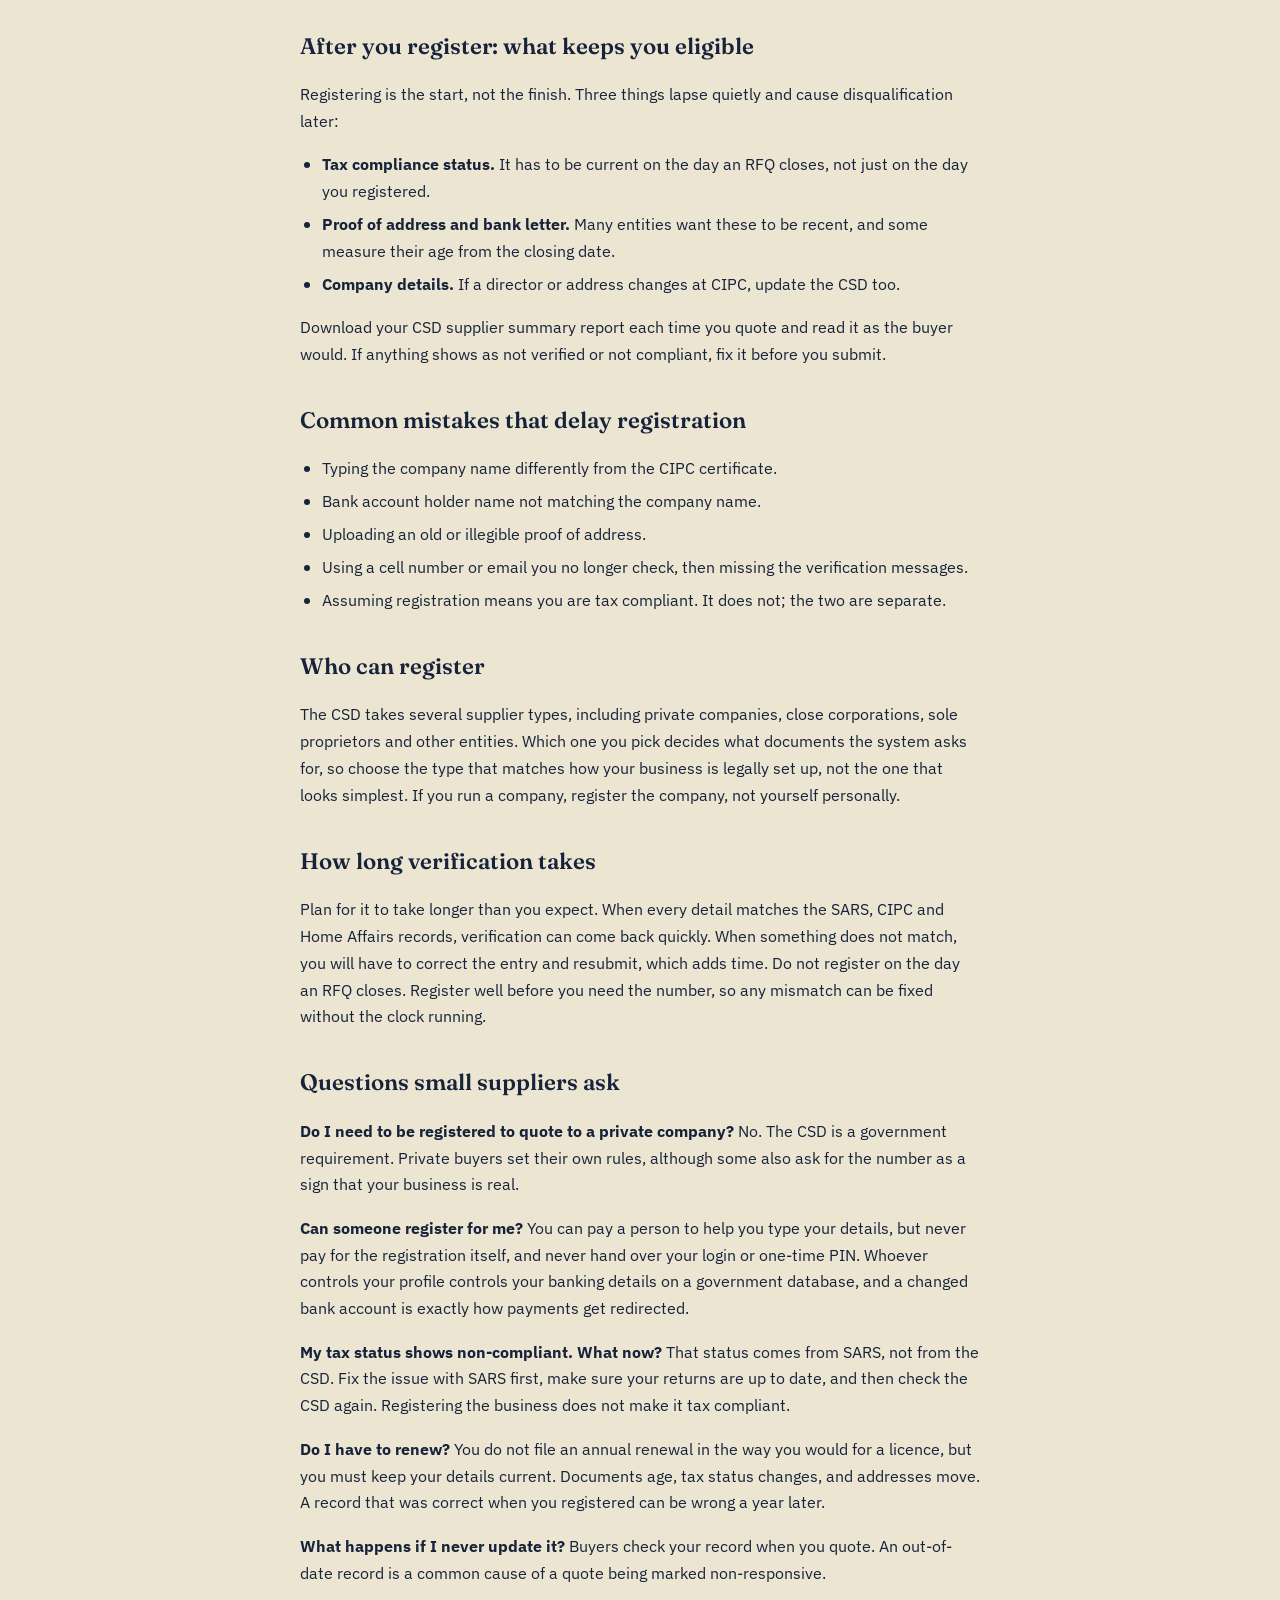
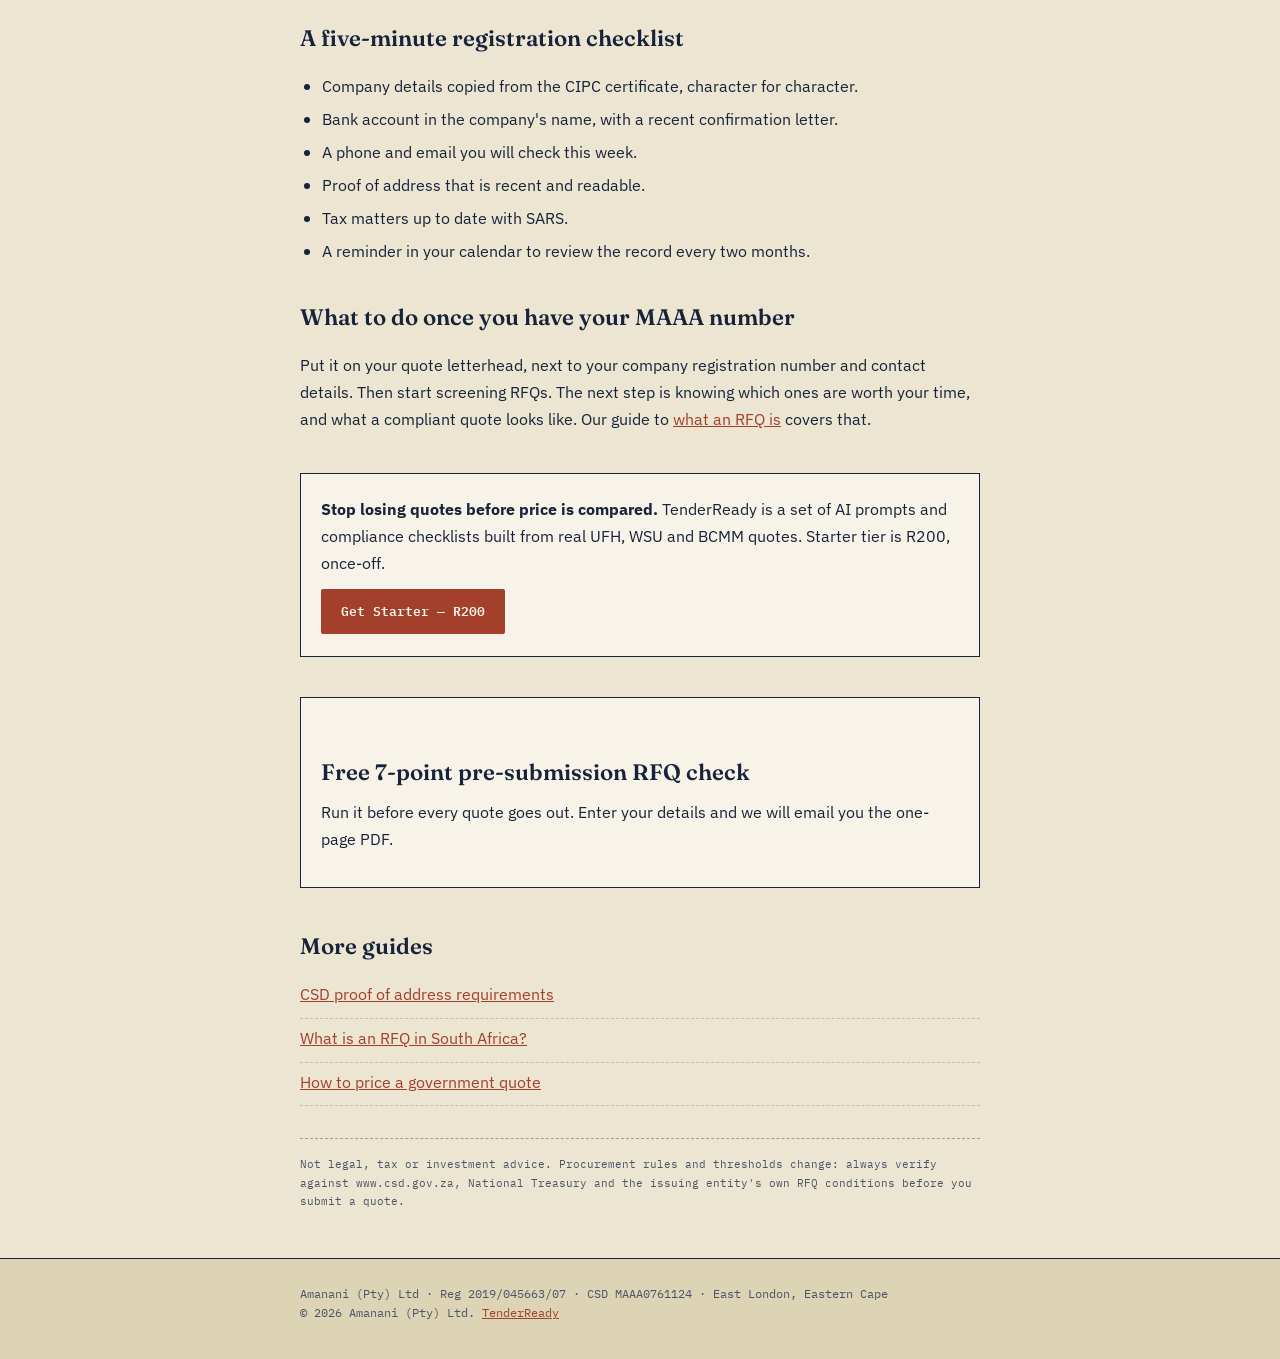
<file: blog/how-to-register-on-csd.html>
<!doctype html>
<html lang="en">
<head>
<meta charset="utf-8">
<meta name="viewport" content="width=device-width, initial-scale=1">
<title>How to Register on the CSD (Central Supplier Database): A Step-by-Step Guide for South African SMMEs</title>
<meta name="description" content="A plain-language walkthrough of registering on South Africa&#x27;s Central Supplier Database, what to have ready, and the mistakes that cause delays or disqualification.">
<link rel="canonical" href="https://simthe23.github.io/tenderready/blog/how-to-register-on-csd.html">
<meta property="og:title" content="How to Register on the CSD (Central Supplier Database): A Step-by-Step Guide for South African SMMEs">
<meta property="og:description" content="A plain-language walkthrough of registering on South Africa&#x27;s Central Supplier Database, what to have ready, and the mistakes that cause delays or disqualification.">
<meta property="og:type" content="article">
<meta property="og:url" content="https://simthe23.github.io/tenderready/blog/how-to-register-on-csd.html">
<link rel="stylesheet" href="style.css">
<script type="application/ld+json">{"@context": "https://schema.org", "@type": "Article", "headline": "How to Register on the CSD (Central Supplier Database): A Step-by-Step Guide for South African SMMEs", "description": "A plain-language walkthrough of registering on South Africa's Central Supplier Database, what to have ready, and the mistakes that cause delays or disqualification.", "datePublished": "2026-10-13", "dateModified": "2026-10-13", "author": {"@type": "Organization", "name": "Amanani (Pty) Ltd"}, "mainEntityOfPage": "https://simthe23.github.io/tenderready/blog/how-to-register-on-csd.html"}</script>
<script type="text/javascript" id="hs-script-loader" async defer src="//js-eu1.hs-scripts.com/149534538.js"></script>
</head>
<body>
<header class="site"><div class="wrap head-inner">
<a class="wordmark" href="../index.html">Amanani <span>&middot;</span> TenderReady</a>
<nav><a href="index.html">Guides</a><a href="../index.html#pricing">Pricing</a></nav>
</div></header>
<main class="wrap"><article>
<p class="eyebrow">Guide</p>
<h1>How to Register on the CSD (Central Supplier Database): A Step-by-Step Guide for South African SMMEs</h1>
<p class="meta">By Amanani (Pty) Ltd &middot; Last reviewed 13 October 2026</p>

<p>If you want to quote on South African government or parastatal RFQs, the Central Supplier Database (CSD) is where it starts. Almost every organ of state expects you to be registered, and many will not even open your quote without a valid CSD supplier number. This guide covers what the CSD is, what you need before you register, and the steps in order.</p>

<h2>What the CSD is, and what it costs</h2>
<p>The CSD is National Treasury's single database of suppliers to government. You register once, and departments, universities, municipalities and state entities can all look you up. Registration is free. Anyone asking you to pay to register on the CSD is not National Treasury, so treat it as a scam warning. You get a supplier number that starts with <strong>MAAA</strong>, and that number goes on every quote and invoice you send to the state.</p>
<p>The CSD does not just store what you type. It checks your details against other government records, including SARS, CIPC and Home Affairs, which is why the details have to match exactly.</p>

<h2>What to have ready before you start</h2>
<ul>
<li><strong>A valid email address and cell phone number.</strong> The phone receives a one-time PIN, so use a number you control.</li>
<li><strong>Company registration details</strong> exactly as they appear on your CIPC documents: company name, registration number, and directors.</li>
<li><strong>Director ID numbers.</strong></li>
<li><strong>Business bank account details</strong> in the company's name, plus a bank confirmation letter.</li>
<li><strong>Tax details.</strong> Your SARS tax status feeds the CSD and drives your tax compliance status.</li>
<li><strong>Proof of address</strong> for the business, such as a recent utility bill or lease.</li>
</ul>
<p>Requirements can change, so confirm the current list on the official CSD website (www.csd.gov.za) before you begin.</p>

<h2>The registration steps</h2>
<ol>
<li><strong>Create your user profile</strong> on the CSD website with your email, ID number and cell phone. Verify with the one-time PIN.</li>
<li><strong>Start a new supplier registration</strong> and select the supplier type, for example a private company.</li>
<li><strong>Enter your company details</strong> exactly as on your CIPC registration. A trailing "(Pty) Ltd" written differently is enough to cause a mismatch.</li>
<li><strong>Add your directors and ownership details.</strong></li>
<li><strong>Load your banking details</strong> and upload the bank confirmation letter.</li>
<li><strong>Add your physical address and upload proof of address.</strong></li>
<li><strong>Select the commodities or categories</strong> you supply, so buyers can find you.</li>
<li><strong>Submit,</strong> then wait for the verification results. Check your supplier summary report for the status of each item.</li>
</ol>

<h2>After you register: what keeps you eligible</h2>
<p>Registering is the start, not the finish. Three things lapse quietly and cause disqualification later:</p>
<ul>
<li><strong>Tax compliance status.</strong> It has to be current on the day an RFQ closes, not just on the day you registered.</li>
<li><strong>Proof of address and bank letter.</strong> Many entities want these to be recent, and some measure their age from the closing date.</li>
<li><strong>Company details.</strong> If a director or address changes at CIPC, update the CSD too.</li>
</ul>
<p>Download your CSD supplier summary report each time you quote and read it as the buyer would. If anything shows as not verified or not compliant, fix it before you submit.</p>

<h2>Common mistakes that delay registration</h2>
<ul>
<li>Typing the company name differently from the CIPC certificate.</li>
<li>Bank account holder name not matching the company name.</li>
<li>Uploading an old or illegible proof of address.</li>
<li>Using a cell number or email you no longer check, then missing the verification messages.</li>
<li>Assuming registration means you are tax compliant. It does not; the two are separate.</li>
</ul>

<!-- expanded -->
<h2>Who can register</h2>
<p>The CSD takes several supplier types, including private companies, close corporations, sole proprietors and other entities. Which one you pick decides what documents the system asks for, so choose the type that matches how your business is legally set up, not the one that looks simplest. If you run a company, register the company, not yourself personally.</p>

<h2>How long verification takes</h2>
<p>Plan for it to take longer than you expect. When every detail matches the SARS, CIPC and Home Affairs records, verification can come back quickly. When something does not match, you will have to correct the entry and resubmit, which adds time. Do not register on the day an RFQ closes. Register well before you need the number, so any mismatch can be fixed without the clock running.</p>

<h2>Questions small suppliers ask</h2>
<p><strong>Do I need to be registered to quote to a private company?</strong> No. The CSD is a government requirement. Private buyers set their own rules, although some also ask for the number as a sign that your business is real.</p>
<p><strong>Can someone register for me?</strong> You can pay a person to help you type your details, but never pay for the registration itself, and never hand over your login or one-time PIN. Whoever controls your profile controls your banking details on a government database, and a changed bank account is exactly how payments get redirected.</p>
<p><strong>My tax status shows non-compliant. What now?</strong> That status comes from SARS, not from the CSD. Fix the issue with SARS first, make sure your returns are up to date, and then check the CSD again. Registering the business does not make it tax compliant.</p>
<p><strong>Do I have to renew?</strong> You do not file an annual renewal in the way you would for a licence, but you must keep your details current. Documents age, tax status changes, and addresses move. A record that was correct when you registered can be wrong a year later.</p>
<p><strong>What happens if I never update it?</strong> Buyers check your record when you quote. An out-of-date record is a common cause of a quote being marked non-responsive.</p>

<h2>A five-minute registration checklist</h2>
<ul>
<li>Company details copied from the CIPC certificate, character for character.</li>
<li>Bank account in the company's name, with a recent confirmation letter.</li>
<li>A phone and email you will check this week.</li>
<li>Proof of address that is recent and readable.</li>
<li>Tax matters up to date with SARS.</li>
<li>A reminder in your calendar to review the record every two months.</li>
</ul>

<h2>What to do once you have your MAAA number</h2>
<p>Put it on your quote letterhead, next to your company registration number and contact details. Then start screening RFQs. The next step is knowing which ones are worth your time, and what a compliant quote looks like. Our guide to <a href="what-is-an-rfq-south-africa.html">what an RFQ is</a> covers that.</p>

<div class="cta">
<p><b>Stop losing quotes before price is compared.</b> TenderReady is a set of AI prompts and compliance checklists built from real UFH, WSU and BCMM quotes. Starter tier is R200, once-off.</p>
<a class="btn" href="https://pikachu29.gumroad.com/l/lakow?utm_source=blog&utm_medium=article&utm_campaign=how-to-register-on-csd">Get Starter &mdash; R200</a>
</div>
<div class="cta"><h2>Free 7-point pre-submission RFQ check</h2>
<p>Run it before every quote goes out. Enter your details and we will email you the one-page PDF.</p>
<script charset="utf-8" type="text/javascript" src="//js-eu1.hsforms.net/forms/embed/v2.js"></script>
<script>hbspt.forms.create({region:"eu1",portalId:"149534538",formId:"dc500cbd-094c-4d80-87ae-0e762c8f64cf"});</script></div>
<h2>More guides</h2>
<ul class="more"><li><a href="csd-proof-of-address-requirements.html">CSD proof of address requirements</a></li><li><a href="what-is-an-rfq-south-africa.html">What is an RFQ in South Africa?</a></li><li><a href="how-to-price-a-government-quote.html">How to price a government quote</a></li></ul>
<p class="disclaimer">Not legal, tax or investment advice. Procurement rules and thresholds change: always verify against www.csd.gov.za, National Treasury and the issuing entity's own RFQ conditions before you submit a quote.</p>
</article></main>
<footer><div class="wrap">Amanani (Pty) Ltd &middot; Reg 2019/045663/07 &middot; CSD MAAA0761124 &middot; East London, Eastern Cape<br>&copy; 2026 Amanani (Pty) Ltd. <a href="../index.html">TenderReady</a></div></footer>
</body>
</html>
</file>
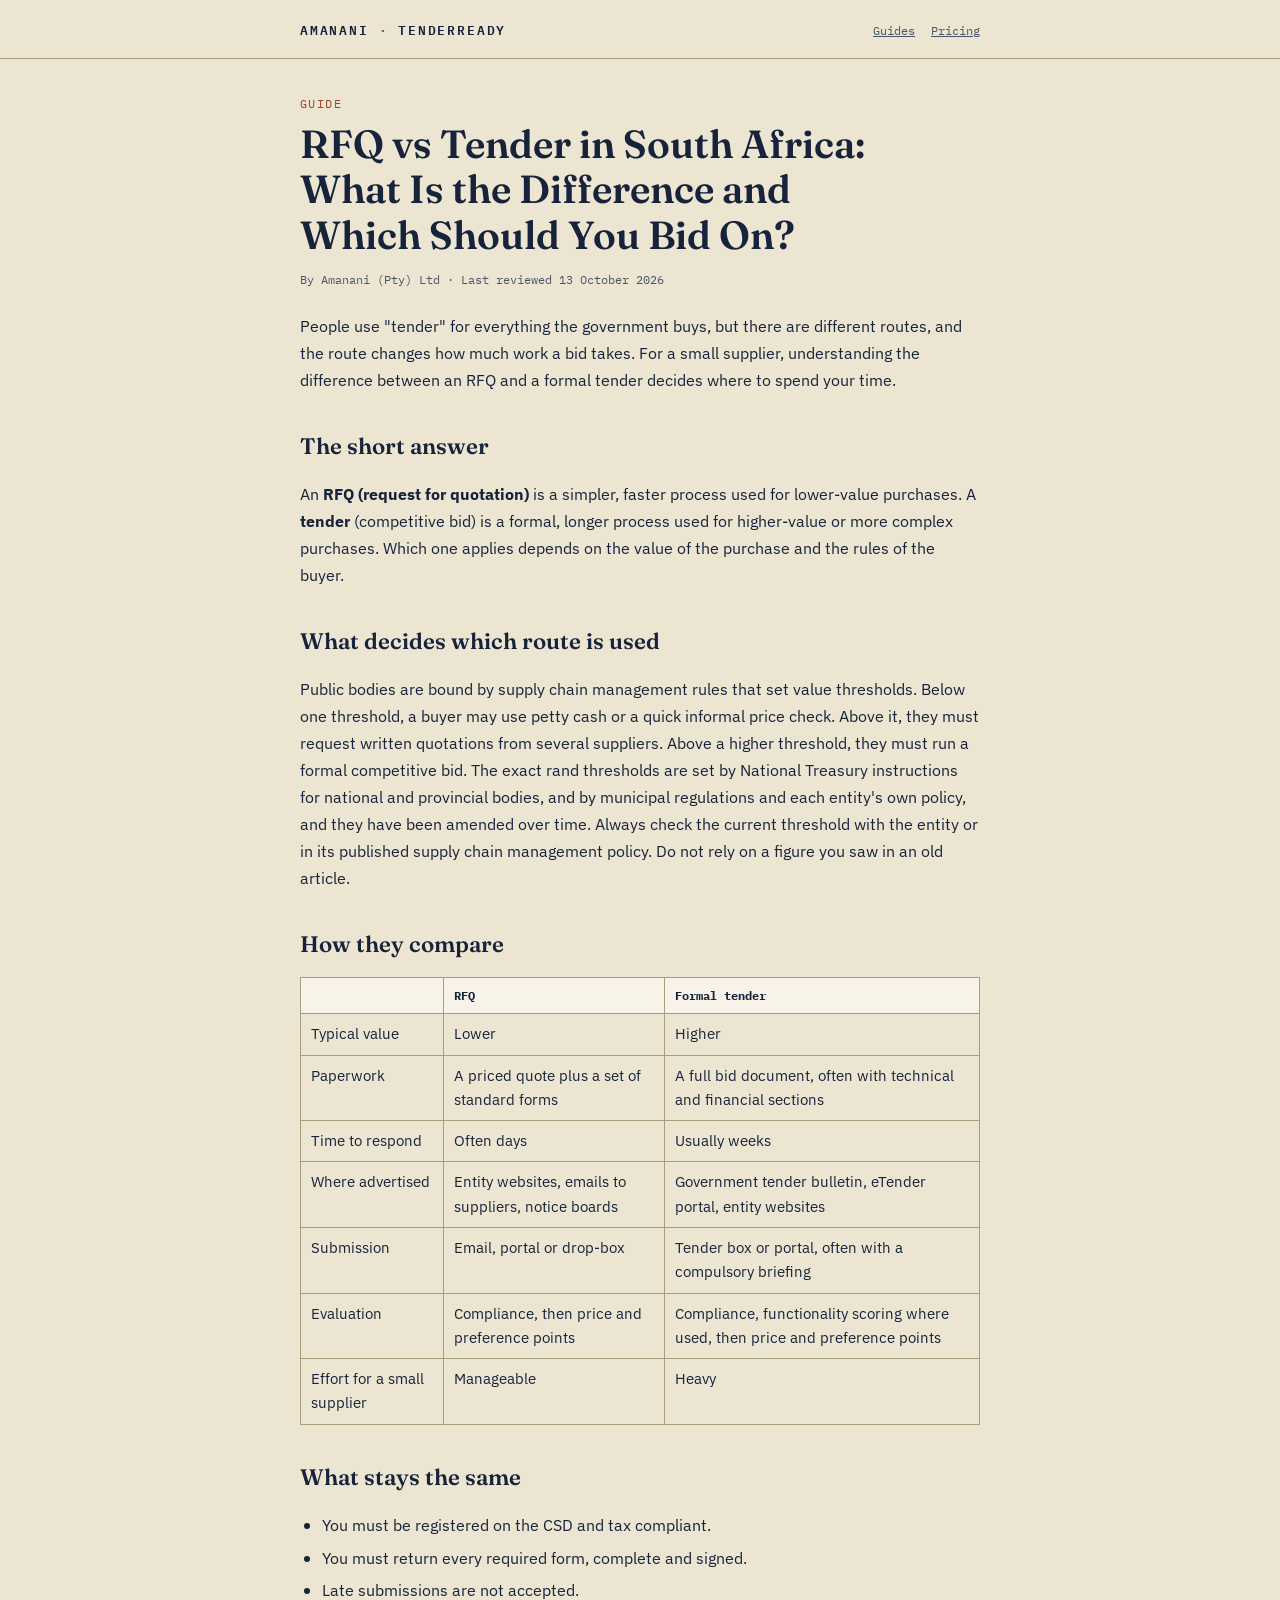
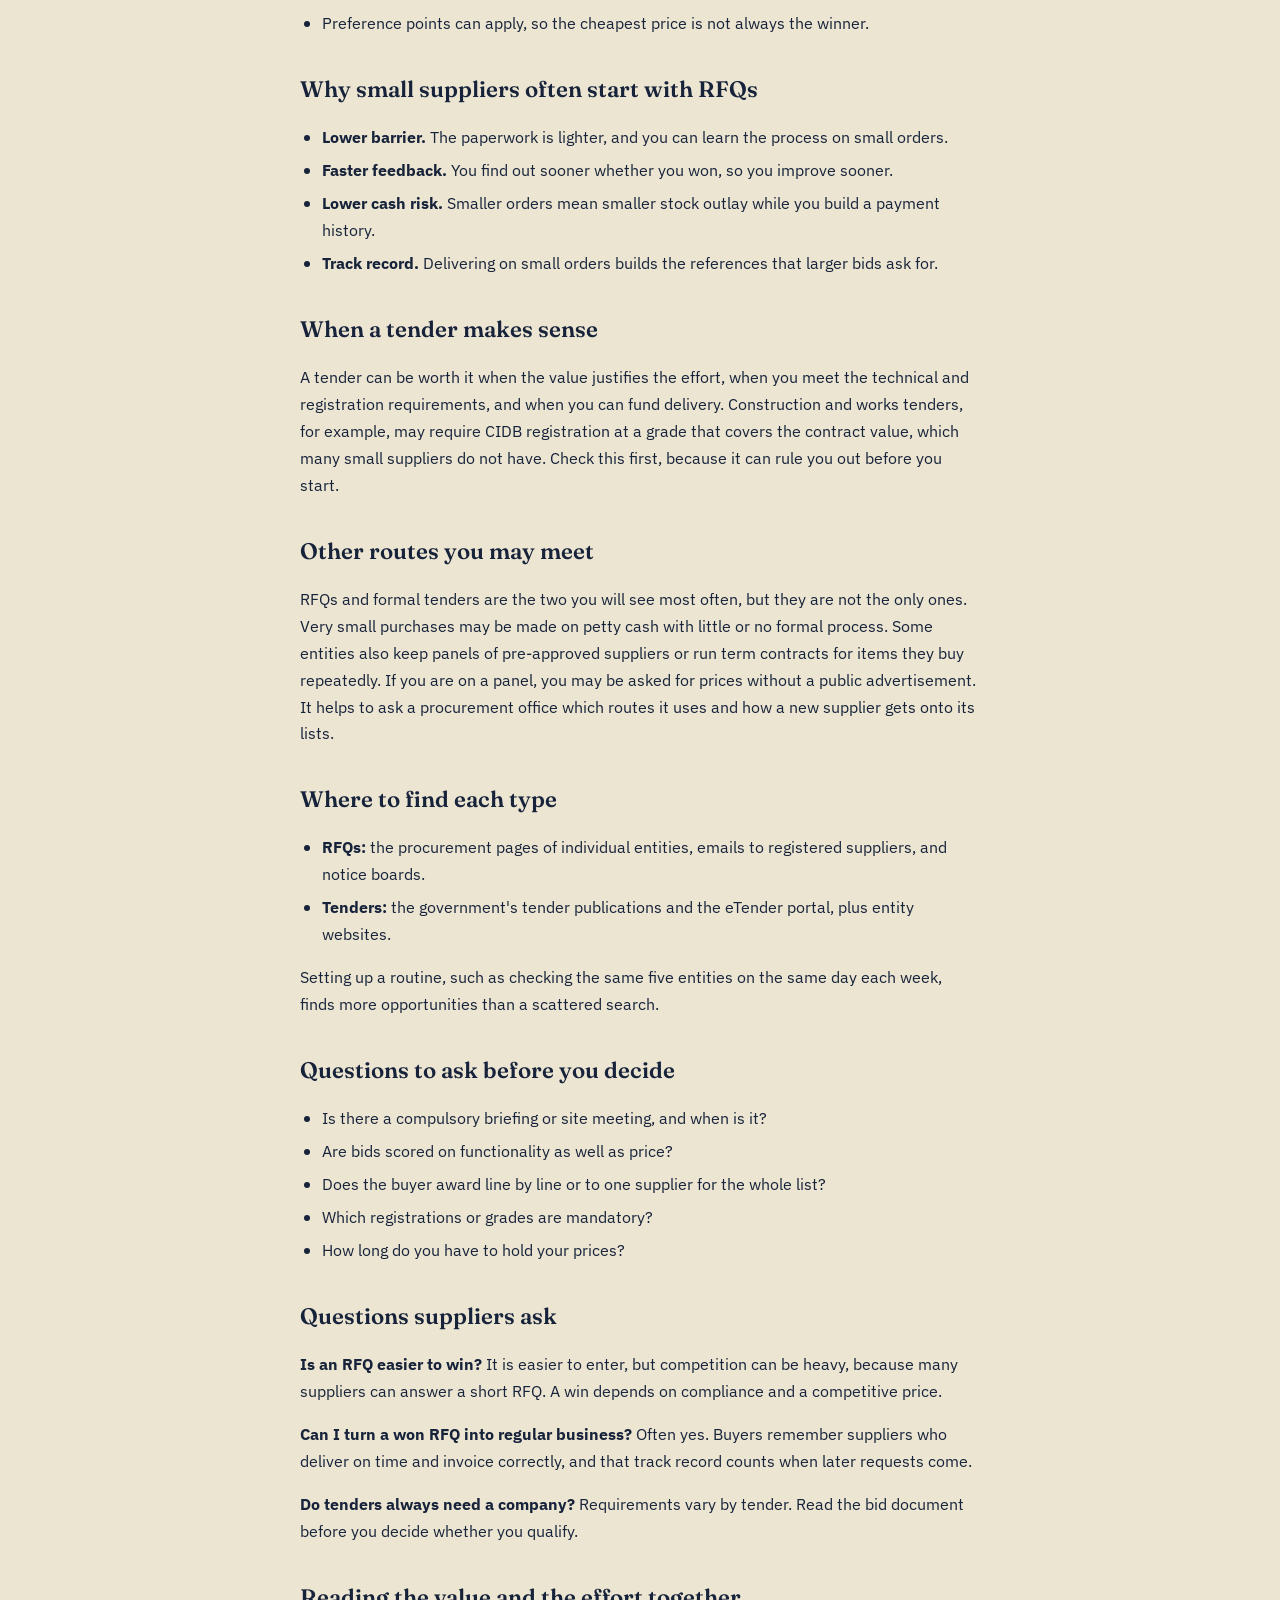
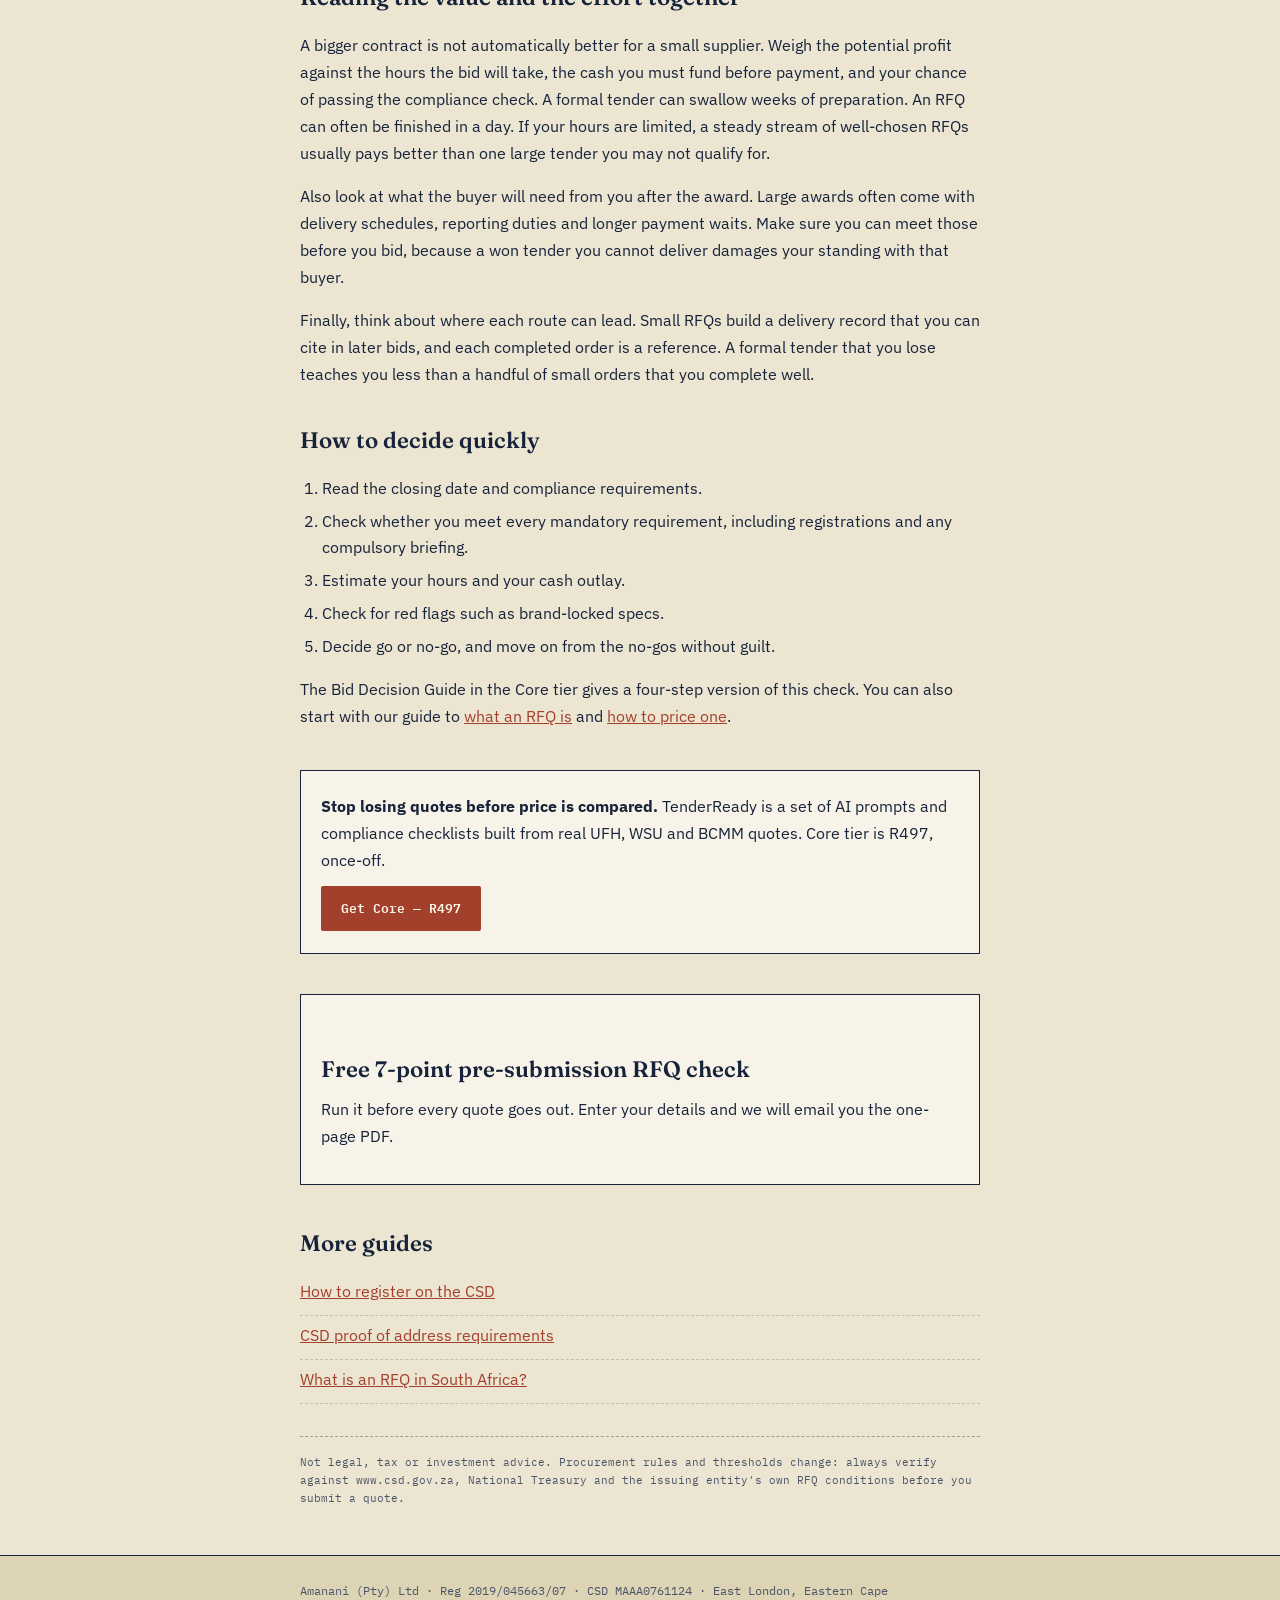
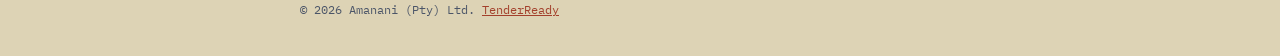
<file: blog/rfq-vs-tender-difference.html>
<!doctype html>
<html lang="en">
<head>
<meta charset="utf-8">
<meta name="viewport" content="width=device-width, initial-scale=1">
<title>RFQ vs Tender in South Africa: What Is the Difference and Which Should You Bid On?</title>
<meta name="description" content="The practical difference between an RFQ and a formal tender in South African public procurement, and how it changes the paperwork, timeline and risk for a small supplier.">
<link rel="canonical" href="https://simthe23.github.io/tenderready/blog/rfq-vs-tender-difference.html">
<meta property="og:title" content="RFQ vs Tender in South Africa: What Is the Difference and Which Should You Bid On?">
<meta property="og:description" content="The practical difference between an RFQ and a formal tender in South African public procurement, and how it changes the paperwork, timeline and risk for a small supplier.">
<meta property="og:type" content="article">
<meta property="og:url" content="https://simthe23.github.io/tenderready/blog/rfq-vs-tender-difference.html">
<link rel="stylesheet" href="style.css">
<script type="application/ld+json">{"@context": "https://schema.org", "@type": "Article", "headline": "RFQ vs Tender in South Africa: What Is the Difference and Which Should You Bid On?", "description": "The practical difference between an RFQ and a formal tender in South African public procurement, and how it changes the paperwork, timeline and risk for a small supplier.", "datePublished": "2026-10-13", "dateModified": "2026-10-13", "author": {"@type": "Organization", "name": "Amanani (Pty) Ltd"}, "mainEntityOfPage": "https://simthe23.github.io/tenderready/blog/rfq-vs-tender-difference.html"}</script>
<script type="text/javascript" id="hs-script-loader" async defer src="//js-eu1.hs-scripts.com/149534538.js"></script>
</head>
<body>
<header class="site"><div class="wrap head-inner">
<a class="wordmark" href="../index.html">Amanani <span>&middot;</span> TenderReady</a>
<nav><a href="index.html">Guides</a><a href="../index.html#pricing">Pricing</a></nav>
</div></header>
<main class="wrap"><article>
<p class="eyebrow">Guide</p>
<h1>RFQ vs Tender in South Africa: What Is the Difference and Which Should You Bid On?</h1>
<p class="meta">By Amanani (Pty) Ltd &middot; Last reviewed 13 October 2026</p>

<p>People use "tender" for everything the government buys, but there are different routes, and the route changes how much work a bid takes. For a small supplier, understanding the difference between an RFQ and a formal tender decides where to spend your time.</p>

<h2>The short answer</h2>
<p>An <strong>RFQ (request for quotation)</strong> is a simpler, faster process used for lower-value purchases. A <strong>tender</strong> (competitive bid) is a formal, longer process used for higher-value or more complex purchases. Which one applies depends on the value of the purchase and the rules of the buyer.</p>

<h2>What decides which route is used</h2>
<p>Public bodies are bound by supply chain management rules that set value thresholds. Below one threshold, a buyer may use petty cash or a quick informal price check. Above it, they must request written quotations from several suppliers. Above a higher threshold, they must run a formal competitive bid. The exact rand thresholds are set by National Treasury instructions for national and provincial bodies, and by municipal regulations and each entity's own policy, and they have been amended over time. Always check the current threshold with the entity or in its published supply chain management policy. Do not rely on a figure you saw in an old article.</p>

<h2>How they compare</h2>
<table>
<thead><tr><th></th><th>RFQ</th><th>Formal tender</th></tr></thead>
<tbody>
<tr><td>Typical value</td><td>Lower</td><td>Higher</td></tr>
<tr><td>Paperwork</td><td>A priced quote plus a set of standard forms</td><td>A full bid document, often with technical and financial sections</td></tr>
<tr><td>Time to respond</td><td>Often days</td><td>Usually weeks</td></tr>
<tr><td>Where advertised</td><td>Entity websites, emails to suppliers, notice boards</td><td>Government tender bulletin, eTender portal, entity websites</td></tr>
<tr><td>Submission</td><td>Email, portal or drop-box</td><td>Tender box or portal, often with a compulsory briefing</td></tr>
<tr><td>Evaluation</td><td>Compliance, then price and preference points</td><td>Compliance, functionality scoring where used, then price and preference points</td></tr>
<tr><td>Effort for a small supplier</td><td>Manageable</td><td>Heavy</td></tr>
</tbody>
</table>

<h2>What stays the same</h2>
<ul>
<li>You must be registered on the CSD and tax compliant.</li>
<li>You must return every required form, complete and signed.</li>
<li>Late submissions are not accepted.</li>
<li>Preference points can apply, so the cheapest price is not always the winner.</li>
</ul>

<h2>Why small suppliers often start with RFQs</h2>
<ul>
<li><strong>Lower barrier.</strong> The paperwork is lighter, and you can learn the process on small orders.</li>
<li><strong>Faster feedback.</strong> You find out sooner whether you won, so you improve sooner.</li>
<li><strong>Lower cash risk.</strong> Smaller orders mean smaller stock outlay while you build a payment history.</li>
<li><strong>Track record.</strong> Delivering on small orders builds the references that larger bids ask for.</li>
</ul>

<h2>When a tender makes sense</h2>
<p>A tender can be worth it when the value justifies the effort, when you meet the technical and registration requirements, and when you can fund delivery. Construction and works tenders, for example, may require CIDB registration at a grade that covers the contract value, which many small suppliers do not have. Check this first, because it can rule you out before you start.</p>

<!-- expanded -->
<h2>Other routes you may meet</h2>
<p>RFQs and formal tenders are the two you will see most often, but they are not the only ones. Very small purchases may be made on petty cash with little or no formal process. Some entities also keep panels of pre-approved suppliers or run term contracts for items they buy repeatedly. If you are on a panel, you may be asked for prices without a public advertisement. It helps to ask a procurement office which routes it uses and how a new supplier gets onto its lists.</p>

<h2>Where to find each type</h2>
<ul>
<li><strong>RFQs:</strong> the procurement pages of individual entities, emails to registered suppliers, and notice boards.</li>
<li><strong>Tenders:</strong> the government's tender publications and the eTender portal, plus entity websites.</li>
</ul>
<p>Setting up a routine, such as checking the same five entities on the same day each week, finds more opportunities than a scattered search.</p>

<h2>Questions to ask before you decide</h2>
<ul>
<li>Is there a compulsory briefing or site meeting, and when is it?</li>
<li>Are bids scored on functionality as well as price?</li>
<li>Does the buyer award line by line or to one supplier for the whole list?</li>
<li>Which registrations or grades are mandatory?</li>
<li>How long do you have to hold your prices?</li>
</ul>

<h2>Questions suppliers ask</h2>
<p><strong>Is an RFQ easier to win?</strong> It is easier to enter, but competition can be heavy, because many suppliers can answer a short RFQ. A win depends on compliance and a competitive price.</p>
<p><strong>Can I turn a won RFQ into regular business?</strong> Often yes. Buyers remember suppliers who deliver on time and invoice correctly, and that track record counts when later requests come.</p>
<p><strong>Do tenders always need a company?</strong> Requirements vary by tender. Read the bid document before you decide whether you qualify.</p>

<!-- expanded2 -->
<h2>Reading the value and the effort together</h2>
<p>A bigger contract is not automatically better for a small supplier. Weigh the potential profit against the hours the bid will take, the cash you must fund before payment, and your chance of passing the compliance check. A formal tender can swallow weeks of preparation. An RFQ can often be finished in a day. If your hours are limited, a steady stream of well-chosen RFQs usually pays better than one large tender you may not qualify for.</p>
<p>Also look at what the buyer will need from you after the award. Large awards often come with delivery schedules, reporting duties and longer payment waits. Make sure you can meet those before you bid, because a won tender you cannot deliver damages your standing with that buyer.</p>
<p>Finally, think about where each route can lead. Small RFQs build a delivery record that you can cite in later bids, and each completed order is a reference. A formal tender that you lose teaches you less than a handful of small orders that you complete well.</p>

<h2>How to decide quickly</h2>
<ol>
<li>Read the closing date and compliance requirements.</li>
<li>Check whether you meet every mandatory requirement, including registrations and any compulsory briefing.</li>
<li>Estimate your hours and your cash outlay.</li>
<li>Check for red flags such as brand-locked specs.</li>
<li>Decide go or no-go, and move on from the no-gos without guilt.</li>
</ol>
<p>The Bid Decision Guide in the Core tier gives a four-step version of this check. You can also start with our guide to <a href="what-is-an-rfq-south-africa.html">what an RFQ is</a> and <a href="how-to-price-a-government-quote.html">how to price one</a>.</p>

<div class="cta">
<p><b>Stop losing quotes before price is compared.</b> TenderReady is a set of AI prompts and compliance checklists built from real UFH, WSU and BCMM quotes. Core tier is R497, once-off.</p>
<a class="btn" href="https://pikachu29.gumroad.com/l/amirc?utm_source=blog&utm_medium=article&utm_campaign=rfq-vs-tender-difference">Get Core &mdash; R497</a>
</div>
<div class="cta"><h2>Free 7-point pre-submission RFQ check</h2>
<p>Run it before every quote goes out. Enter your details and we will email you the one-page PDF.</p>
<script charset="utf-8" type="text/javascript" src="//js-eu1.hsforms.net/forms/embed/v2.js"></script>
<script>hbspt.forms.create({region:"eu1",portalId:"149534538",formId:"dc500cbd-094c-4d80-87ae-0e762c8f64cf"});</script></div>
<h2>More guides</h2>
<ul class="more"><li><a href="how-to-register-on-csd.html">How to register on the CSD</a></li><li><a href="csd-proof-of-address-requirements.html">CSD proof of address requirements</a></li><li><a href="what-is-an-rfq-south-africa.html">What is an RFQ in South Africa?</a></li></ul>
<p class="disclaimer">Not legal, tax or investment advice. Procurement rules and thresholds change: always verify against www.csd.gov.za, National Treasury and the issuing entity's own RFQ conditions before you submit a quote.</p>
</article></main>
<footer><div class="wrap">Amanani (Pty) Ltd &middot; Reg 2019/045663/07 &middot; CSD MAAA0761124 &middot; East London, Eastern Cape<br>&copy; 2026 Amanani (Pty) Ltd. <a href="../index.html">TenderReady</a></div></footer>
</body>
</html>
</file>
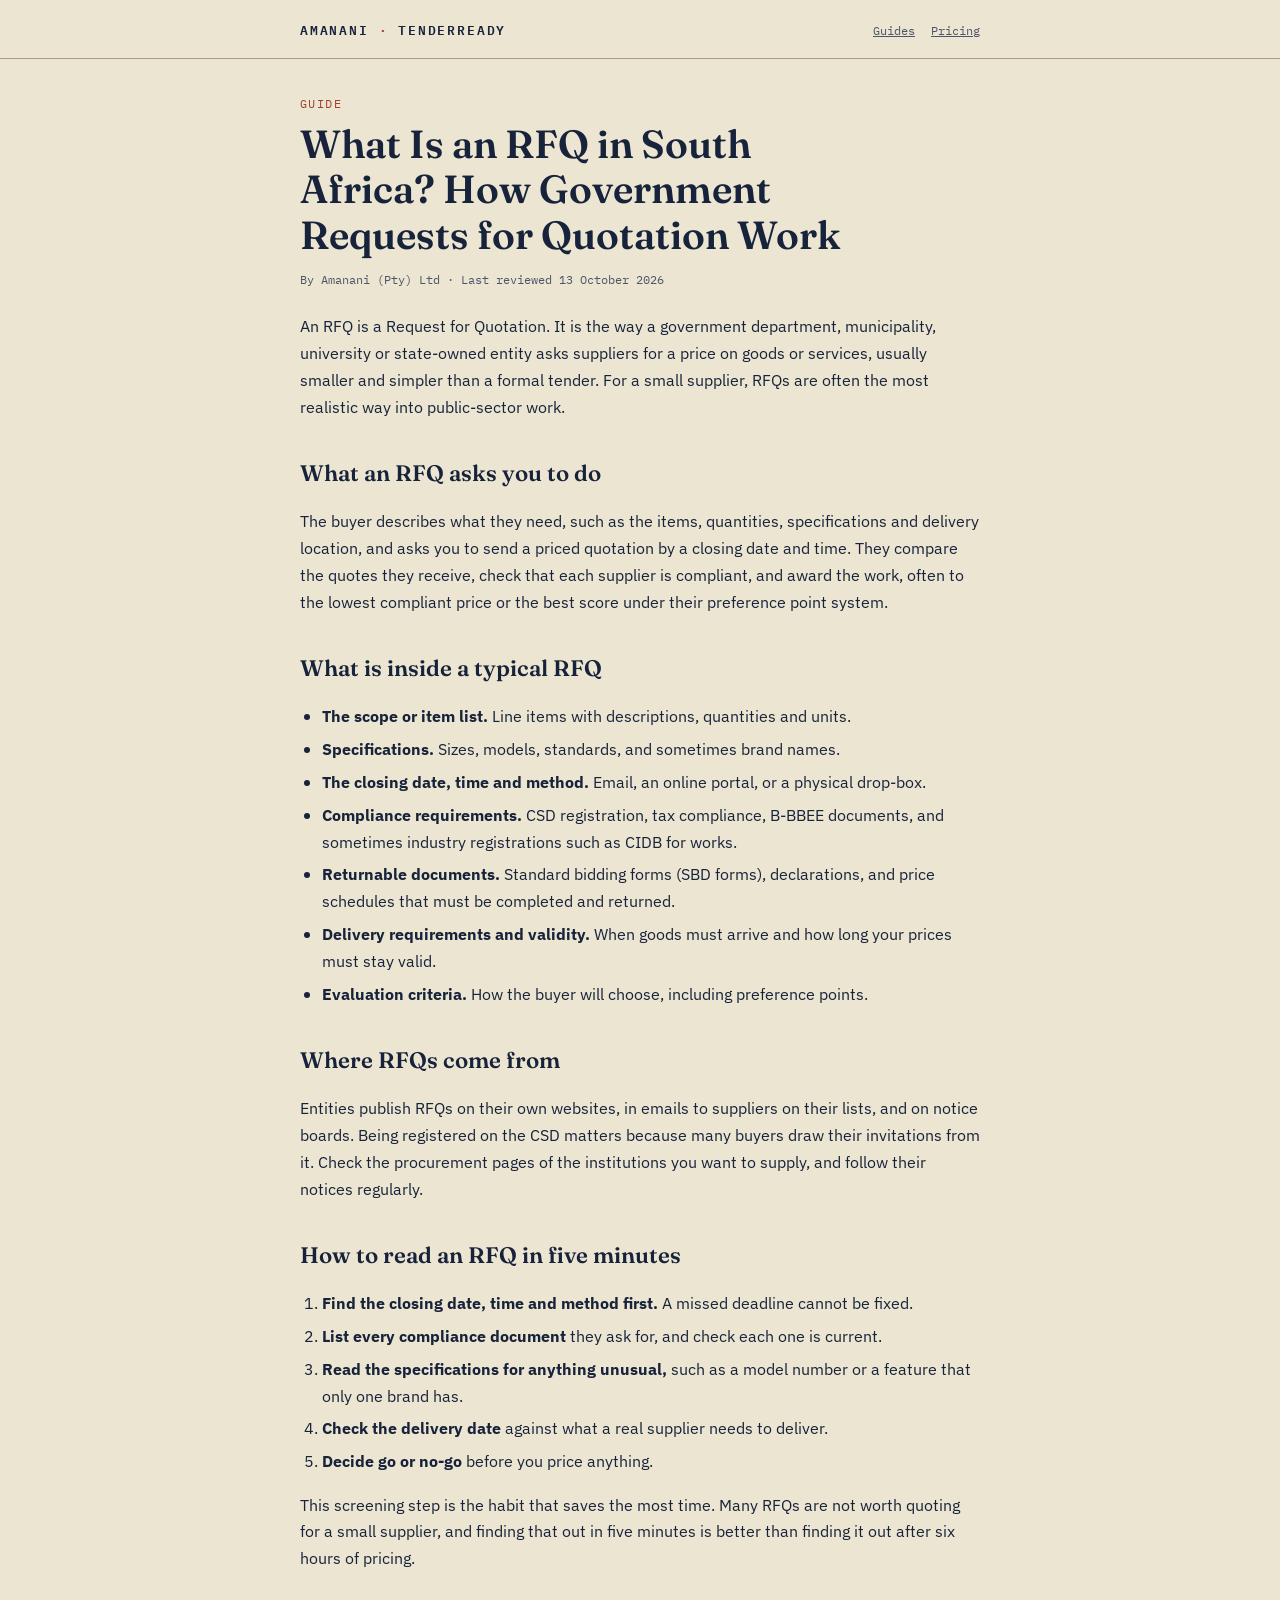
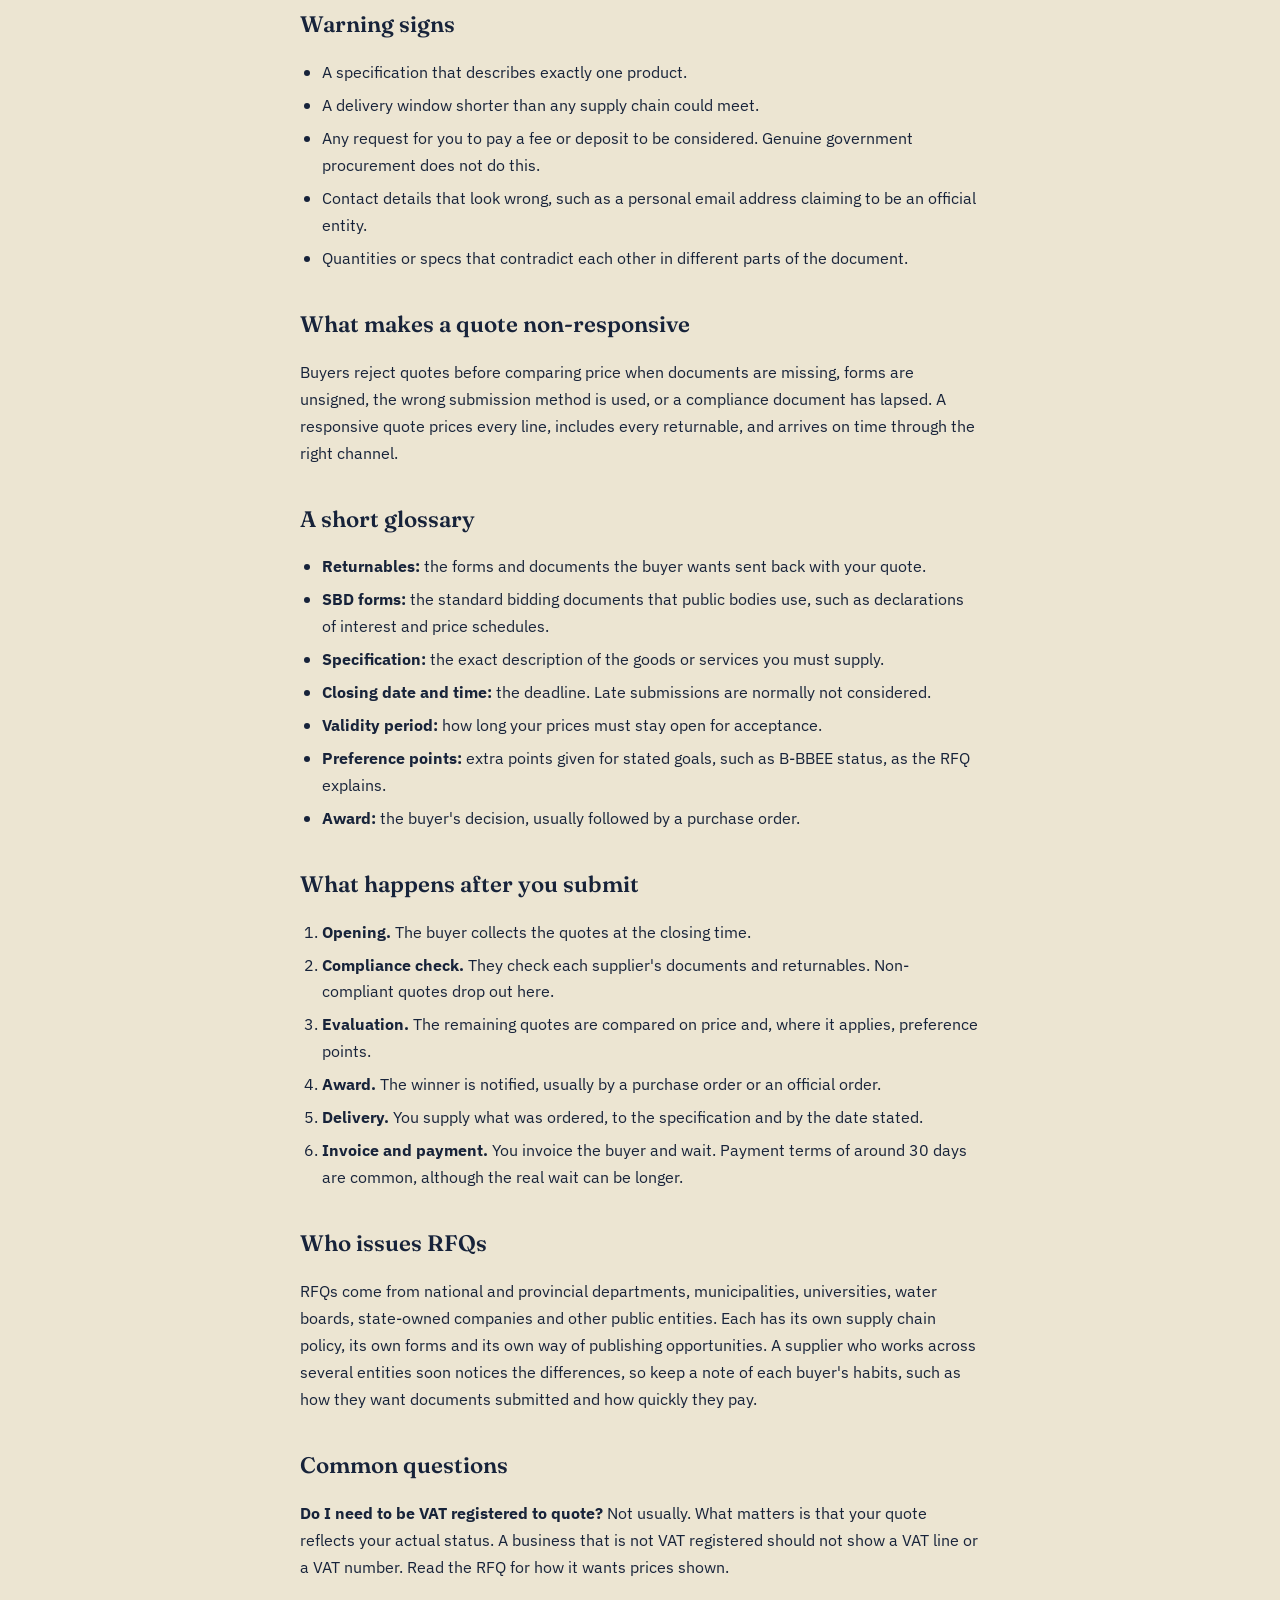
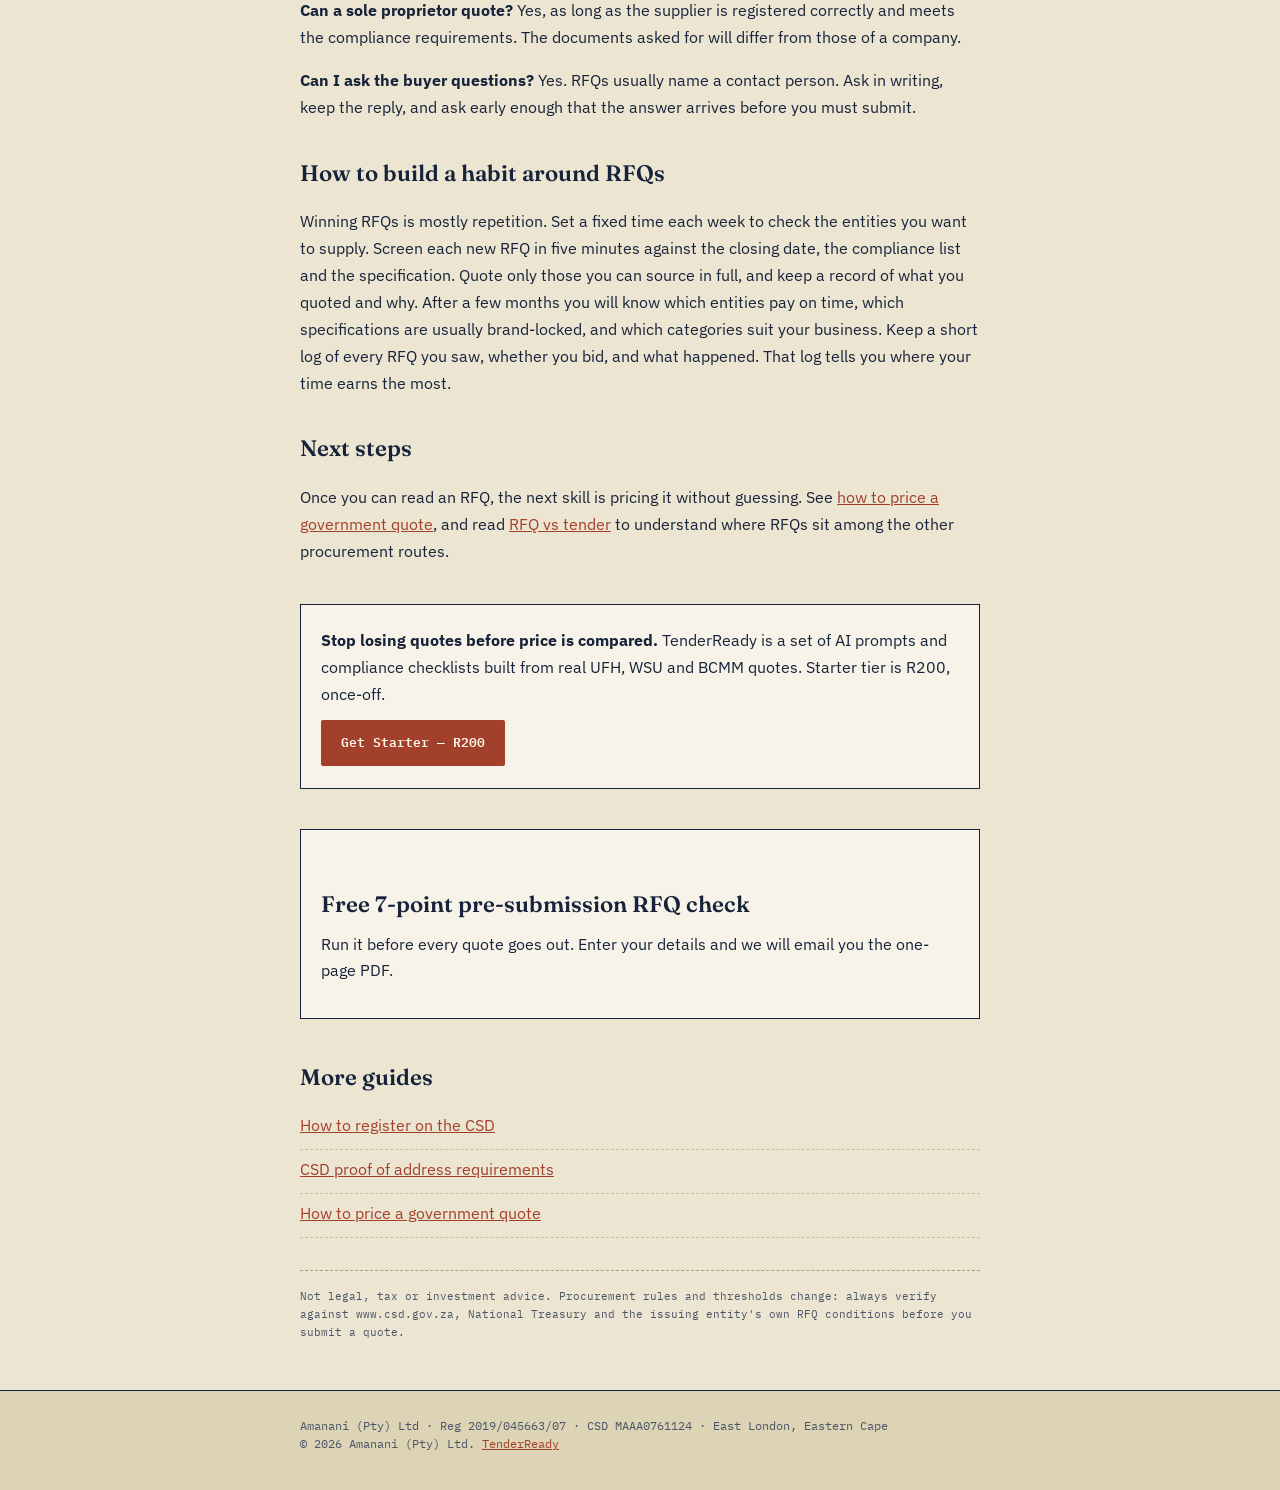
<file: blog/what-is-an-rfq-south-africa.html>
<!doctype html>
<html lang="en">
<head>
<meta charset="utf-8">
<meta name="viewport" content="width=device-width, initial-scale=1">
<title>What Is an RFQ in South Africa? How Government Requests for Quotation Work</title>
<meta name="description" content="What a request for quotation is, who issues them, what is in one, and how a small supplier should read an RFQ before spending time on it.">
<link rel="canonical" href="https://simthe23.github.io/tenderready/blog/what-is-an-rfq-south-africa.html">
<meta property="og:title" content="What Is an RFQ in South Africa? How Government Requests for Quotation Work">
<meta property="og:description" content="What a request for quotation is, who issues them, what is in one, and how a small supplier should read an RFQ before spending time on it.">
<meta property="og:type" content="article">
<meta property="og:url" content="https://simthe23.github.io/tenderready/blog/what-is-an-rfq-south-africa.html">
<link rel="stylesheet" href="style.css">
<script type="application/ld+json">{"@context": "https://schema.org", "@type": "Article", "headline": "What Is an RFQ in South Africa? How Government Requests for Quotation Work", "description": "What a request for quotation is, who issues them, what is in one, and how a small supplier should read an RFQ before spending time on it.", "datePublished": "2026-10-13", "dateModified": "2026-10-13", "author": {"@type": "Organization", "name": "Amanani (Pty) Ltd"}, "mainEntityOfPage": "https://simthe23.github.io/tenderready/blog/what-is-an-rfq-south-africa.html"}</script>
<script type="text/javascript" id="hs-script-loader" async defer src="//js-eu1.hs-scripts.com/149534538.js"></script>
</head>
<body>
<header class="site"><div class="wrap head-inner">
<a class="wordmark" href="../index.html">Amanani <span>&middot;</span> TenderReady</a>
<nav><a href="index.html">Guides</a><a href="../index.html#pricing">Pricing</a></nav>
</div></header>
<main class="wrap"><article>
<p class="eyebrow">Guide</p>
<h1>What Is an RFQ in South Africa? How Government Requests for Quotation Work</h1>
<p class="meta">By Amanani (Pty) Ltd &middot; Last reviewed 13 October 2026</p>

<p>An RFQ is a Request for Quotation. It is the way a government department, municipality, university or state-owned entity asks suppliers for a price on goods or services, usually smaller and simpler than a formal tender. For a small supplier, RFQs are often the most realistic way into public-sector work.</p>

<h2>What an RFQ asks you to do</h2>
<p>The buyer describes what they need, such as the items, quantities, specifications and delivery location, and asks you to send a priced quotation by a closing date and time. They compare the quotes they receive, check that each supplier is compliant, and award the work, often to the lowest compliant price or the best score under their preference point system.</p>

<h2>What is inside a typical RFQ</h2>
<ul>
<li><strong>The scope or item list.</strong> Line items with descriptions, quantities and units.</li>
<li><strong>Specifications.</strong> Sizes, models, standards, and sometimes brand names.</li>
<li><strong>The closing date, time and method.</strong> Email, an online portal, or a physical drop-box.</li>
<li><strong>Compliance requirements.</strong> CSD registration, tax compliance, B-BBEE documents, and sometimes industry registrations such as CIDB for works.</li>
<li><strong>Returnable documents.</strong> Standard bidding forms (SBD forms), declarations, and price schedules that must be completed and returned.</li>
<li><strong>Delivery requirements and validity.</strong> When goods must arrive and how long your prices must stay valid.</li>
<li><strong>Evaluation criteria.</strong> How the buyer will choose, including preference points.</li>
</ul>

<h2>Where RFQs come from</h2>
<p>Entities publish RFQs on their own websites, in emails to suppliers on their lists, and on notice boards. Being registered on the CSD matters because many buyers draw their invitations from it. Check the procurement pages of the institutions you want to supply, and follow their notices regularly.</p>

<h2>How to read an RFQ in five minutes</h2>
<ol>
<li><strong>Find the closing date, time and method first.</strong> A missed deadline cannot be fixed.</li>
<li><strong>List every compliance document</strong> they ask for, and check each one is current.</li>
<li><strong>Read the specifications for anything unusual,</strong> such as a model number or a feature that only one brand has.</li>
<li><strong>Check the delivery date</strong> against what a real supplier needs to deliver.</li>
<li><strong>Decide go or no-go</strong> before you price anything.</li>
</ol>
<p>This screening step is the habit that saves the most time. Many RFQs are not worth quoting for a small supplier, and finding that out in five minutes is better than finding it out after six hours of pricing.</p>

<h2>Warning signs</h2>
<ul>
<li>A specification that describes exactly one product.</li>
<li>A delivery window shorter than any supply chain could meet.</li>
<li>Any request for you to pay a fee or deposit to be considered. Genuine government procurement does not do this.</li>
<li>Contact details that look wrong, such as a personal email address claiming to be an official entity.</li>
<li>Quantities or specs that contradict each other in different parts of the document.</li>
</ul>

<h2>What makes a quote non-responsive</h2>
<p>Buyers reject quotes before comparing price when documents are missing, forms are unsigned, the wrong submission method is used, or a compliance document has lapsed. A responsive quote prices every line, includes every returnable, and arrives on time through the right channel.</p>

<!-- expanded -->
<h2>A short glossary</h2>
<ul>
<li><strong>Returnables:</strong> the forms and documents the buyer wants sent back with your quote.</li>
<li><strong>SBD forms:</strong> the standard bidding documents that public bodies use, such as declarations of interest and price schedules.</li>
<li><strong>Specification:</strong> the exact description of the goods or services you must supply.</li>
<li><strong>Closing date and time:</strong> the deadline. Late submissions are normally not considered.</li>
<li><strong>Validity period:</strong> how long your prices must stay open for acceptance.</li>
<li><strong>Preference points:</strong> extra points given for stated goals, such as B-BBEE status, as the RFQ explains.</li>
<li><strong>Award:</strong> the buyer's decision, usually followed by a purchase order.</li>
</ul>

<h2>What happens after you submit</h2>
<ol>
<li><strong>Opening.</strong> The buyer collects the quotes at the closing time.</li>
<li><strong>Compliance check.</strong> They check each supplier's documents and returnables. Non-compliant quotes drop out here.</li>
<li><strong>Evaluation.</strong> The remaining quotes are compared on price and, where it applies, preference points.</li>
<li><strong>Award.</strong> The winner is notified, usually by a purchase order or an official order.</li>
<li><strong>Delivery.</strong> You supply what was ordered, to the specification and by the date stated.</li>
<li><strong>Invoice and payment.</strong> You invoice the buyer and wait. Payment terms of around 30 days are common, although the real wait can be longer.</li>
</ol>

<h2>Who issues RFQs</h2>
<p>RFQs come from national and provincial departments, municipalities, universities, water boards, state-owned companies and other public entities. Each has its own supply chain policy, its own forms and its own way of publishing opportunities. A supplier who works across several entities soon notices the differences, so keep a note of each buyer's habits, such as how they want documents submitted and how quickly they pay.</p>

<h2>Common questions</h2>
<p><strong>Do I need to be VAT registered to quote?</strong> Not usually. What matters is that your quote reflects your actual status. A business that is not VAT registered should not show a VAT line or a VAT number. Read the RFQ for how it wants prices shown.</p>
<p><strong>Can a sole proprietor quote?</strong> Yes, as long as the supplier is registered correctly and meets the compliance requirements. The documents asked for will differ from those of a company.</p>
<p><strong>Can I ask the buyer questions?</strong> Yes. RFQs usually name a contact person. Ask in writing, keep the reply, and ask early enough that the answer arrives before you must submit.</p>

<!-- expanded2 -->
<h2>How to build a habit around RFQs</h2>
<p>Winning RFQs is mostly repetition. Set a fixed time each week to check the entities you want to supply. Screen each new RFQ in five minutes against the closing date, the compliance list and the specification. Quote only those you can source in full, and keep a record of what you quoted and why. After a few months you will know which entities pay on time, which specifications are usually brand-locked, and which categories suit your business. Keep a short log of every RFQ you saw, whether you bid, and what happened. That log tells you where your time earns the most.</p>

<h2>Next steps</h2>
<p>Once you can read an RFQ, the next skill is pricing it without guessing. See <a href="how-to-price-a-government-quote.html">how to price a government quote</a>, and read <a href="rfq-vs-tender-difference.html">RFQ vs tender</a> to understand where RFQs sit among the other procurement routes.</p>

<div class="cta">
<p><b>Stop losing quotes before price is compared.</b> TenderReady is a set of AI prompts and compliance checklists built from real UFH, WSU and BCMM quotes. Starter tier is R200, once-off.</p>
<a class="btn" href="https://pikachu29.gumroad.com/l/lakow?utm_source=blog&utm_medium=article&utm_campaign=what-is-an-rfq-south-africa">Get Starter &mdash; R200</a>
</div>
<div class="cta"><h2>Free 7-point pre-submission RFQ check</h2>
<p>Run it before every quote goes out. Enter your details and we will email you the one-page PDF.</p>
<script charset="utf-8" type="text/javascript" src="//js-eu1.hsforms.net/forms/embed/v2.js"></script>
<script>hbspt.forms.create({region:"eu1",portalId:"149534538",formId:"dc500cbd-094c-4d80-87ae-0e762c8f64cf"});</script></div>
<h2>More guides</h2>
<ul class="more"><li><a href="how-to-register-on-csd.html">How to register on the CSD</a></li><li><a href="csd-proof-of-address-requirements.html">CSD proof of address requirements</a></li><li><a href="how-to-price-a-government-quote.html">How to price a government quote</a></li></ul>
<p class="disclaimer">Not legal, tax or investment advice. Procurement rules and thresholds change: always verify against www.csd.gov.za, National Treasury and the issuing entity's own RFQ conditions before you submit a quote.</p>
</article></main>
<footer><div class="wrap">Amanani (Pty) Ltd &middot; Reg 2019/045663/07 &middot; CSD MAAA0761124 &middot; East London, Eastern Cape<br>&copy; 2026 Amanani (Pty) Ltd. <a href="../index.html">TenderReady</a></div></footer>
</body>
</html>
</file>
<file: blog/style.css>
@import url('https://fonts.googleapis.com/css2?family=Fraunces:opsz,wght@9..144,500;9..144,600;9..144,700&family=IBM+Plex+Mono:wght@400;500;600&family=IBM+Plex+Sans:wght@400;500;600;700&display=swap');
:root{--ink:#17233a;--ink-soft:#4b5568;--paper:#ece5d2;--paper-alt:#f7f3e8;--paper-deep:#ddd3b5;--stamp:#a3402c;--stamp-dark:#7c2f21;--line:#c9bfa0;--line-strong:#a89d7c;
--font-display:'Fraunces',Georgia,serif;--font-body:'IBM Plex Sans',-apple-system,Segoe UI,sans-serif;--font-mono:'IBM Plex Mono','Courier New',monospace;}
@media (prefers-color-scheme:dark){:root:not([data-theme="light"]){--ink:#ece5d2;--ink-soft:#b9b096;--paper:#15130f;--paper-alt:#1c1a15;--paper-deep:#0e0d0a;--stamp:#d3654a;--stamp-dark:#e8836a;--line:#3a362a;--line-strong:#4d4736;}}
*{box-sizing:border-box}
body{margin:0;background:var(--paper);color:var(--ink);font-family:var(--font-body);line-height:1.65;-webkit-font-smoothing:antialiased}
a{color:var(--stamp)}a:hover{color:var(--stamp-dark)}
.wrap{max-width:720px;margin:0 auto;padding:0 20px}
header.site{border-bottom:1.5px solid var(--line-strong);padding:16px 0}
.head-inner{display:flex;justify-content:space-between;align-items:baseline;gap:12px;flex-wrap:wrap}
.wordmark{font-family:var(--font-mono);font-weight:600;font-size:13px;letter-spacing:.14em;text-transform:uppercase;text-decoration:none;color:var(--ink)}
.wordmark span{color:var(--stamp)}
nav a{font-family:var(--font-mono);font-size:12px;margin-left:16px;color:var(--ink-soft)}
.eyebrow{font-family:var(--font-mono);font-size:11.5px;letter-spacing:.12em;text-transform:uppercase;color:var(--stamp);margin:36px 0 8px}
h1{font-family:var(--font-display);font-weight:600;font-size:clamp(1.7rem,4.5vw,2.45rem);line-height:1.15;margin:0 0 12px;text-wrap:balance}
h2{font-family:var(--font-display);font-weight:600;font-size:1.4rem;margin:34px 0 8px;text-wrap:balance}
.meta{font-family:var(--font-mono);font-size:12px;color:var(--ink-soft);margin:0 0 24px}
article p,article li{font-size:1.02rem}
article ul,article ol{padding-left:22px}
article li{margin:6px 0}
table{border-collapse:collapse;width:100%;font-size:.92rem;margin:14px 0;display:block;overflow-x:auto}
th,td{border:1px solid var(--line-strong);padding:8px 10px;text-align:left;vertical-align:top}
th{background:var(--paper-alt);font-family:var(--font-mono);font-size:12px}
.cta{border:1.5px solid var(--ink);background:var(--paper-alt);padding:22px 20px;margin:40px 0}
.cta p{margin:0 0 12px}
.cta .btn{display:inline-block;background:var(--stamp);color:#fdf8ec;font-family:var(--font-mono);font-weight:600;font-size:13px;padding:12px 20px;text-decoration:none;border-radius:2px}
.cta .btn:hover{background:var(--stamp-dark);color:#fdf8ec}
.more{padding:0;list-style:none}
.more li{border-bottom:1px dashed var(--line);padding-bottom:10px}
.card{display:block;border:1px solid var(--line-strong);background:var(--paper-alt);padding:16px 18px;margin:12px 0;text-decoration:none;color:var(--ink)}
.card b{font-family:var(--font-display);font-size:1.12rem;display:block;margin-bottom:4px}
.card span{color:var(--ink-soft);font-size:.92rem}
.disclaimer{font-family:var(--font-mono);font-size:11px;color:var(--ink-soft);border-top:1px dashed var(--line-strong);padding-top:16px;margin-top:32px}
footer{background:var(--paper-deep);border-top:1.5px solid var(--ink);padding:26px 0 36px;margin-top:48px;font-family:var(--font-mono);font-size:11.5px;color:var(--ink-soft)}
</file>
